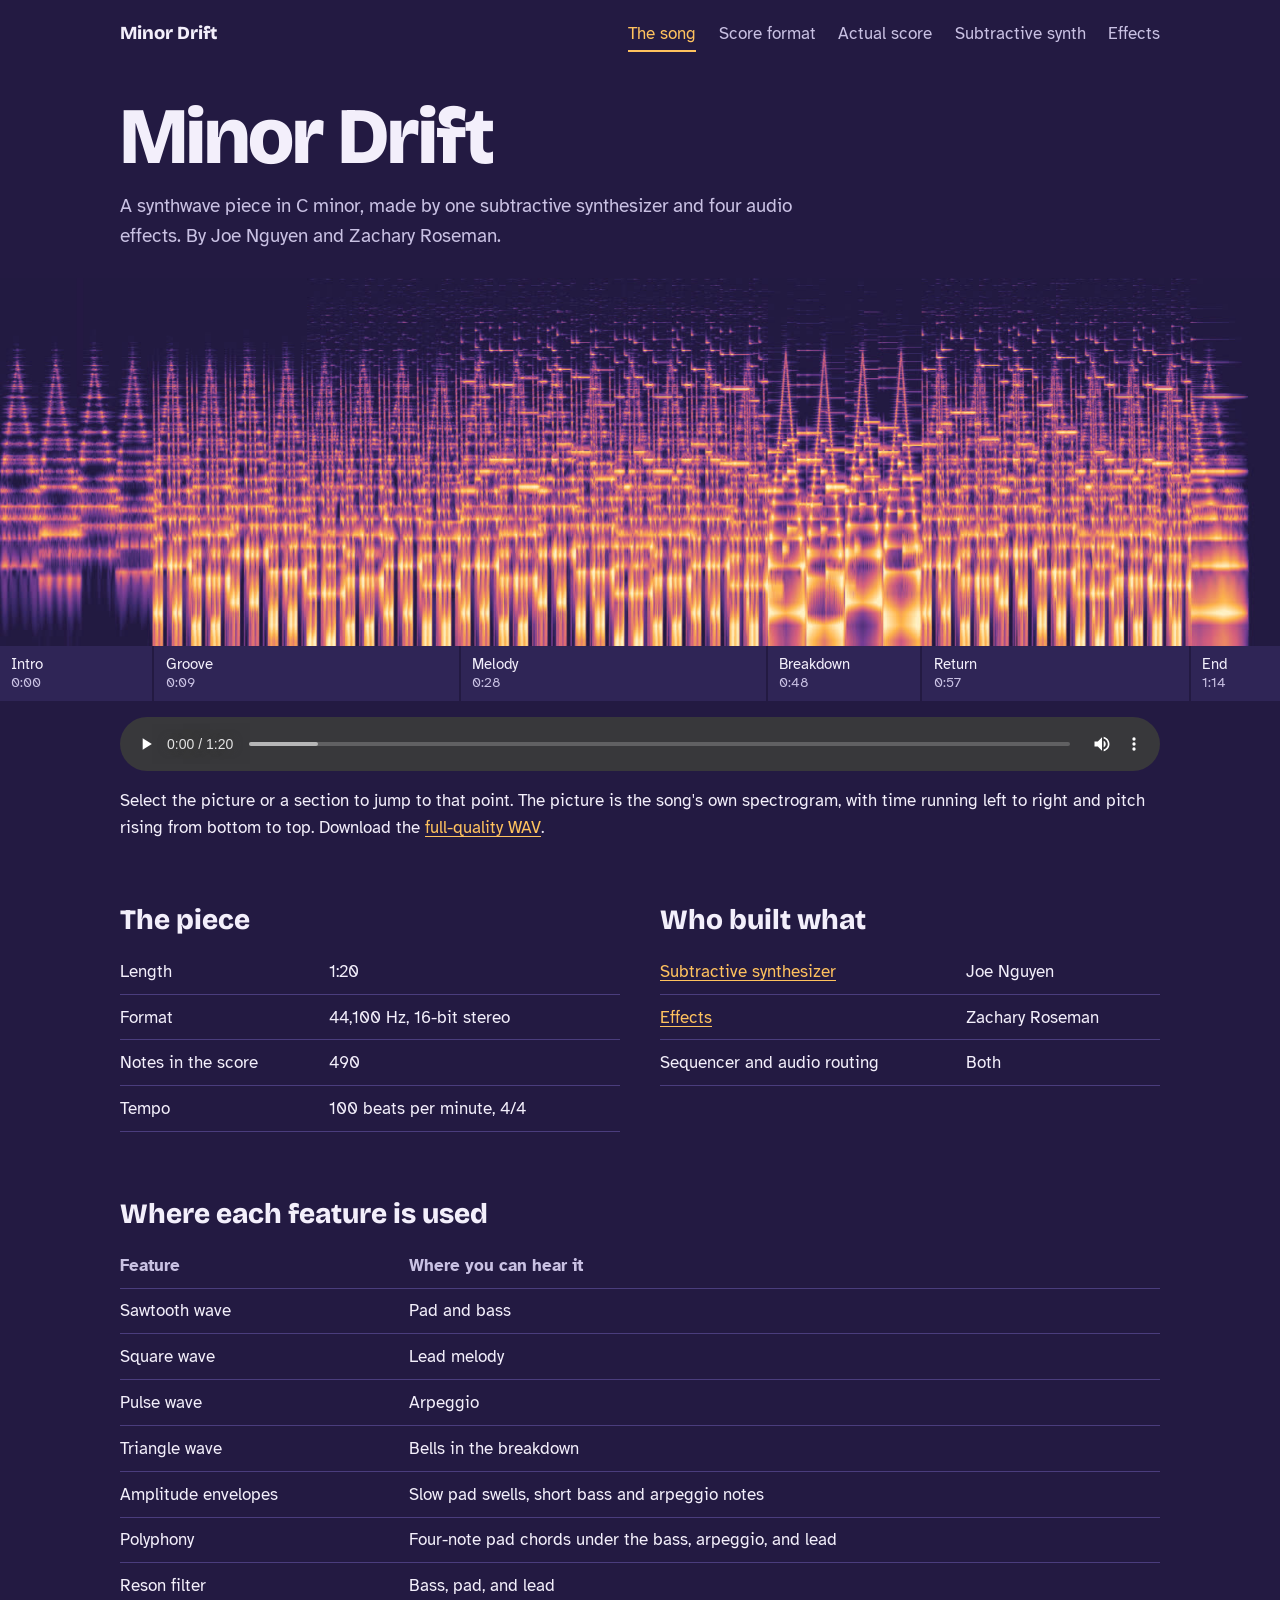
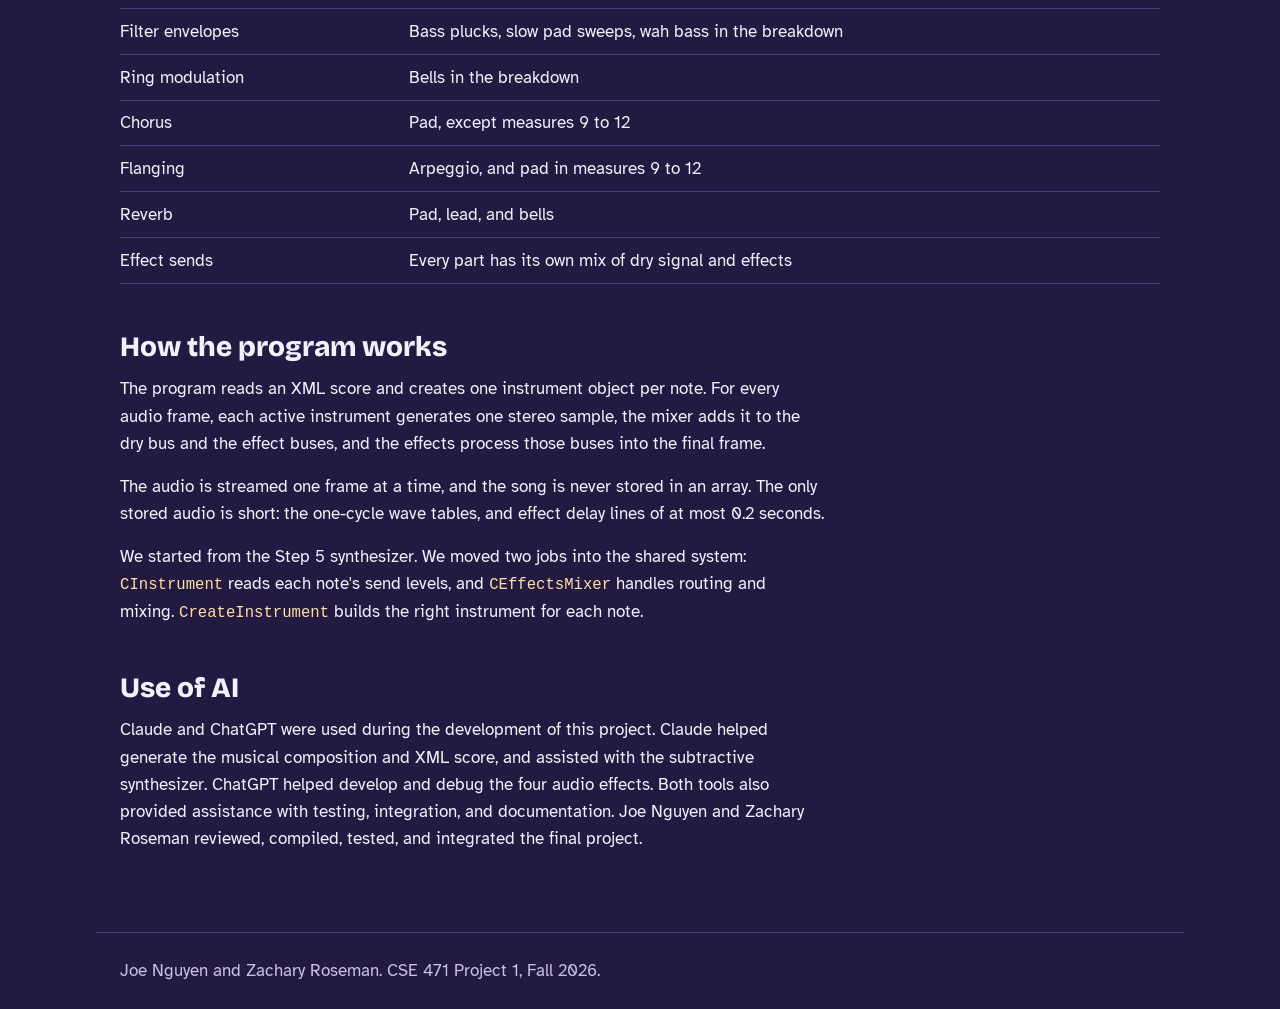
<file: index.html>
<!doctype html>
<html lang="en"><head><meta charset="utf-8"><meta name="viewport" content="width=device-width,initial-scale=1">
<title>Minor Drift</title><link rel="stylesheet" href="style.css"></head>
<body><nav aria-label="Pages"><a class="home" href="index.html">Minor Drift</a><a href="index.html" aria-current="page">The song</a><a href="score-format.html">Score format</a><a href="final-score.html">Actual score</a><a href="subtractive.html">Subtractive synth</a><a href="effects.html">Effects</a></nav>
<main><h1>Minor Drift</h1>
<p class="lede">A synthwave piece in C minor, made by one subtractive synthesizer and four audio effects. By Joe Nguyen and Zachary Roseman.</p>
<div class="song"><img src="spectrogram.jpg" id="spec" alt="Spectrogram of the whole song: the filter sweeps appear as bright peaks that rise and fall over time."><div class="head" id="head"></div></div>
<div class="parts" id="parts"><button type="button" data-t="0">Intro<span>0:00</span></button><button type="button" data-t="9.6">Groove<span>0:09</span></button><button type="button" data-t="28.8">Melody<span>0:28</span></button><button type="button" data-t="48">Breakdown<span>0:48</span></button><button type="button" data-t="57.6">Return<span>0:57</span></button><button type="button" data-t="74.4">End<span>1:14</span></button></div>
<audio id="player" controls preload="metadata" src="final_song.mp3" style="margin-top:1rem">Your browser can't play this audio. <a href="final_song.mp3">Download the MP3</a>.</audio>
<p>Select the picture or a section to jump to that point. The picture is the song's own spectrogram, with time running left to right and pitch rising from bottom to top. Download the <a href="final_song.wav">full-quality WAV</a>.</p>
<div class="cols"><div>
<h2>The piece</h2>
<div class="table narrow"><table><tbody><tr><td>Length</td><td>1:20</td></tr><tr><td>Format</td><td>44,100 Hz, 16-bit stereo</td></tr><tr><td>Notes in the score</td><td>490</td></tr><tr><td>Tempo</td><td>100 beats per minute, 4/4</td></tr></tbody></table></div>
</div><div>
<h2>Who built what</h2>
<div class="table narrow"><table><tbody><tr><td><a href="subtractive.html">Subtractive synthesizer</a></td><td>Joe Nguyen</td></tr><tr><td><a href="effects.html">Effects</a></td><td>Zachary Roseman</td></tr><tr><td>Sequencer and audio routing</td><td>Both</td></tr></tbody></table></div>
</div></div>
<h2>Where each feature is used</h2>
<div class="table"><table><thead><tr><th scope="col">Feature</th><th scope="col">Where you can hear it</th></tr></thead><tbody><tr><td>Sawtooth wave</td><td>Pad and bass</td></tr><tr><td>Square wave</td><td>Lead melody</td></tr><tr><td>Pulse wave</td><td>Arpeggio</td></tr><tr><td>Triangle wave</td><td>Bells in the breakdown</td></tr><tr><td>Amplitude envelopes</td><td>Slow pad swells, short bass and arpeggio notes</td></tr><tr><td>Polyphony</td><td>Four-note pad chords under the bass, arpeggio, and lead</td></tr><tr><td>Reson filter</td><td>Bass, pad, and lead</td></tr><tr><td>Filter envelopes</td><td>Bass plucks, slow pad sweeps, wah bass in the breakdown</td></tr><tr><td>Ring modulation</td><td>Bells in the breakdown</td></tr><tr><td>Chorus</td><td>Pad, except measures 9 to 12</td></tr><tr><td>Flanging</td><td>Arpeggio, and pad in measures 9 to 12</td></tr><tr><td>Reverb</td><td>Pad, lead, and bells</td></tr><tr><td>Effect sends</td><td>Every part has its own mix of dry signal and effects</td></tr></tbody></table></div>
<div class="prose">
<h2>How the program works</h2>
<p>The program reads an XML score and creates one instrument object per note. For every audio frame, each active instrument generates one stereo sample, the mixer adds it to the dry bus and the effect buses, and the effects process those buses into the final frame.</p>
<p>The audio is streamed one frame at a time, and the song is never stored in an array. The only stored audio is short: the one-cycle wave tables, and effect delay lines of at most 0.2 seconds.</p>
<p>We started from the Step 5 synthesizer. We moved two jobs into the shared system: <code>CInstrument</code> reads each note's send levels, and <code>CEffectsMixer</code> handles routing and mixing. <code>CreateInstrument</code> builds the right instrument for each note.</p>
<h2>Use of AI</h2>
<p>Claude and ChatGPT were used during the development of this project. Claude helped generate the musical composition and XML score, and assisted with the subtractive synthesizer. ChatGPT helped develop and debug the four audio effects. Both tools also provided assistance with testing, integration, and documentation. Joe Nguyen and Zachary Roseman reviewed, compiled, tested, and integrated the final project.</p>
</div></main>
<footer>Joe Nguyen and Zachary Roseman. CSE 471 Project 1, Fall 2026.</footer><script>
(function(){var a=document.getElementById('player'),h=document.getElementById('head'),i=document.getElementById('spec'),b=document.querySelectorAll('#parts button');
function go(t){a.currentTime=t;a.play().catch(function(){})}
b.forEach(function(x){x.addEventListener('click',function(){go(+x.dataset.t)})});
i.addEventListener('click',function(e){var r=i.getBoundingClientRect();if(a.duration)go((e.clientX-r.left)/r.width*a.duration)});
function up(){if(!a.duration)return;h.style.display='block';h.style.left=(a.currentTime/a.duration*100)+'%';var c=-1;b.forEach(function(x,n){if(a.currentTime>=+x.dataset.t)c=n});b.forEach(function(x,n){x.classList.toggle('on',n===c)})}
a.addEventListener('timeupdate',up);a.addEventListener('seeked',up);
})();
</script></body></html>
</file>
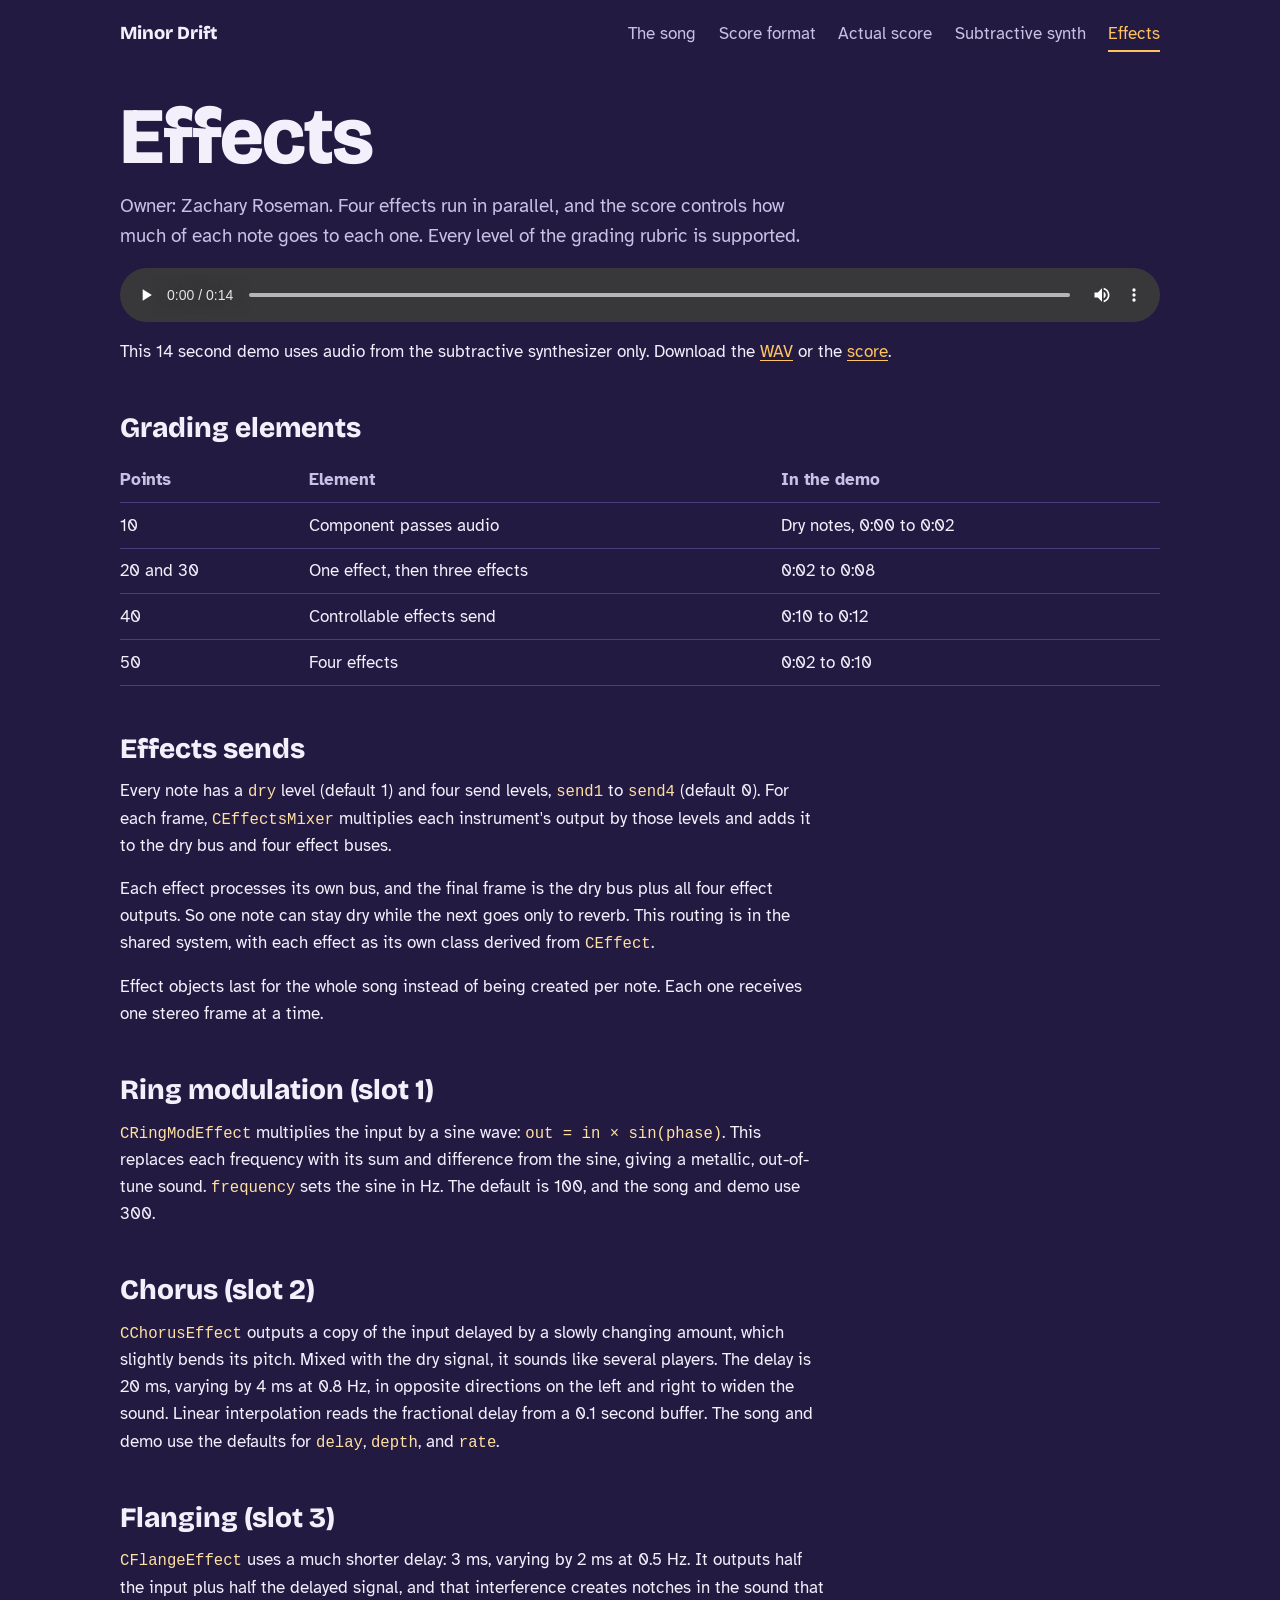
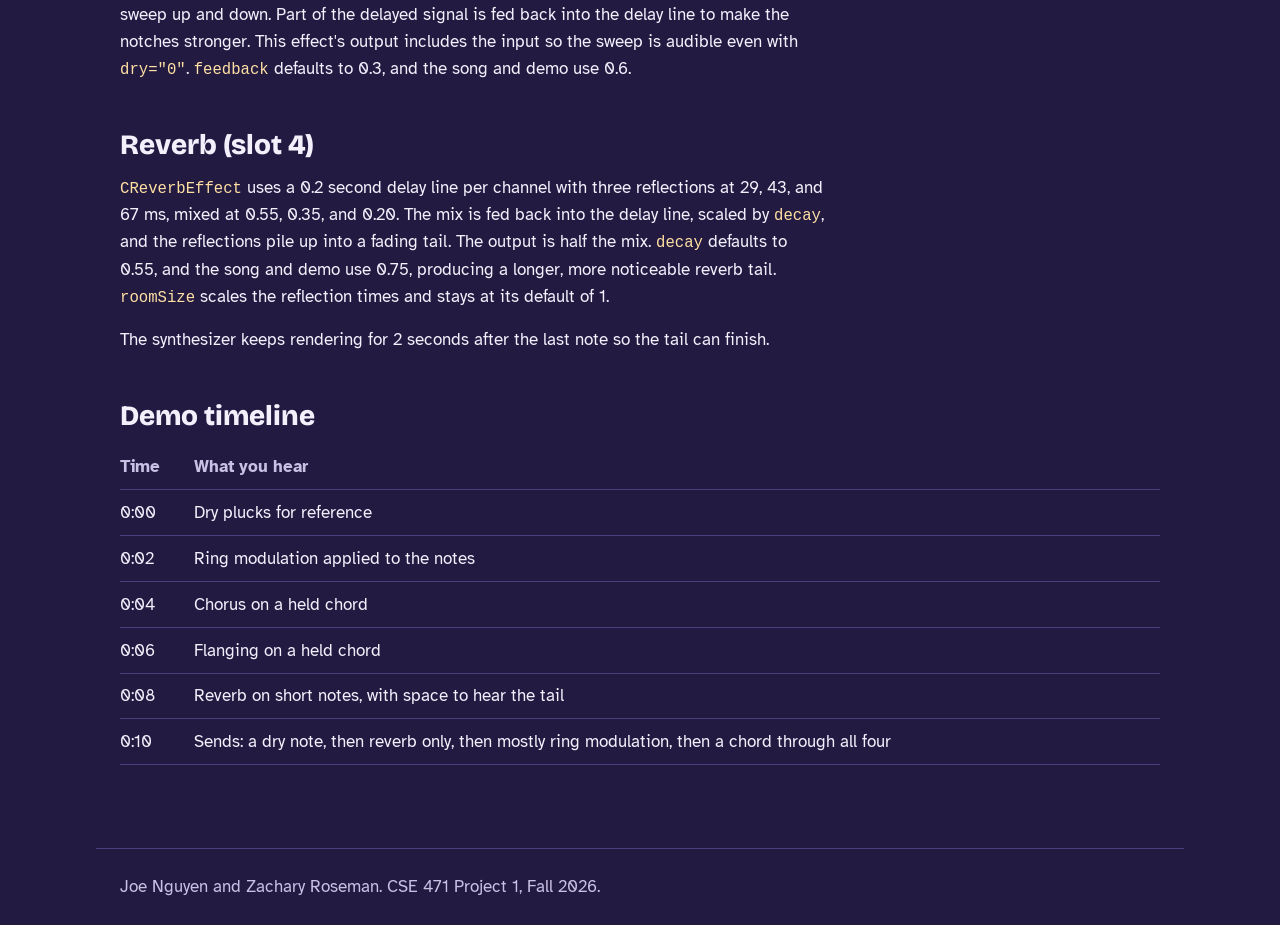
<file: effects.html>
<!doctype html>
<html lang="en"><head><meta charset="utf-8"><meta name="viewport" content="width=device-width,initial-scale=1">
<title>Effects</title><link rel="stylesheet" href="style.css"></head>
<body><nav aria-label="Pages"><a class="home" href="index.html">Minor Drift</a><a href="index.html">The song</a><a href="score-format.html">Score format</a><a href="final-score.html">Actual score</a><a href="subtractive.html">Subtractive synth</a><a href="effects.html" aria-current="page">Effects</a></nav>
<main><h1>Effects</h1>
<p class="lede">Owner: Zachary Roseman. Four effects run in parallel, and the score controls how much of each note goes to each one. Every level of the grading rubric is supported.</p>
<audio controls preload="metadata" src="effects_demo.mp3">Your browser can't play this audio. <a href="effects_demo.mp3">Download the MP3</a>.</audio>
<p>This 14 second demo uses audio from the subtractive synthesizer only. Download the <a href="effects_demo.wav">WAV</a> or the <a href="effects_demo.score" download>score</a>.</p>
<h2>Grading elements</h2>
<div class="table"><table><thead><tr><th scope="col">Points</th><th scope="col">Element</th><th scope="col">In the demo</th></tr></thead><tbody><tr><td>10</td><td>Component passes audio</td><td>Dry notes, 0:00 to 0:02</td></tr><tr><td>20 and 30</td><td>One effect, then three effects</td><td>0:02 to 0:08</td></tr><tr><td>40</td><td>Controllable effects send</td><td>0:10 to 0:12</td></tr><tr><td>50</td><td>Four effects</td><td>0:02 to 0:10</td></tr></tbody></table></div>
<div class="prose">
<h2>Effects sends</h2>
<p>Every note has a <code>dry</code> level (default 1) and four send levels, <code>send1</code> to <code>send4</code> (default 0). For each frame, <code>CEffectsMixer</code> multiplies each instrument's output by those levels and adds it to the dry bus and four effect buses.</p>
<p>Each effect processes its own bus, and the final frame is the dry bus plus all four effect outputs. So one note can stay dry while the next goes only to reverb. This routing is in the shared system, with each effect as its own class derived from <code>CEffect</code>.</p>
<p>Effect objects last for the whole song instead of being created per note. Each one receives one stereo frame at a time.</p>
<h2>Ring modulation (slot 1)</h2>
<p><code>CRingModEffect</code> multiplies the input by a sine wave: <code>out = in &times; sin(phase)</code>. This replaces each frequency with its sum and difference from the sine, giving a metallic, out-of-tune sound. <code>frequency</code> sets the sine in Hz. The default is 100, and the song and demo use 300.</p>
<h2>Chorus (slot 2)</h2>
<p><code>CChorusEffect</code> outputs a copy of the input delayed by a slowly changing amount, which slightly bends its pitch. Mixed with the dry signal, it sounds like several players. The delay is 20 ms, varying by 4 ms at 0.8 Hz, in opposite directions on the left and right to widen the sound. Linear interpolation reads the fractional delay from a 0.1 second buffer. The song and demo use the defaults for <code>delay</code>, <code>depth</code>, and <code>rate</code>.</p>
<h2>Flanging (slot 3)</h2>
<p><code>CFlangeEffect</code> uses a much shorter delay: 3 ms, varying by 2 ms at 0.5 Hz. It outputs half the input plus half the delayed signal, and that interference creates notches in the sound that sweep up and down. Part of the delayed signal is fed back into the delay line to make the notches stronger. This effect's output includes the input so the sweep is audible even with <code>dry="0"</code>. <code>feedback</code> defaults to 0.3, and the song and demo use 0.6.</p>
<h2>Reverb (slot 4)</h2>
<p><code>CReverbEffect</code> uses a 0.2 second delay line per channel with three reflections at 29, 43, and 67 ms, mixed at 0.55, 0.35, and 0.20. The mix is fed back into the delay line, scaled by <code>decay</code>, and the reflections pile up into a fading tail. The output is half the mix. <code>decay</code> defaults to 0.55, and the song and demo use 0.75, producing a longer, more noticeable reverb tail. <code>roomSize</code> scales the reflection times and stays at its default of 1.</p>
<p>The synthesizer keeps rendering for 2 seconds after the last note so the tail can finish.</p>
<h2>Demo timeline</h2>
</div>
<div class="table"><table><thead><tr><th scope="col">Time</th><th scope="col">What you hear</th></tr></thead><tbody><tr><td>0:00</td><td>Dry plucks for reference</td></tr><tr><td>0:02</td><td>Ring modulation applied to the notes</td></tr><tr><td>0:04</td><td>Chorus on a held chord</td></tr><tr><td>0:06</td><td>Flanging on a held chord</td></tr><tr><td>0:08</td><td>Reverb on short notes, with space to hear the tail</td></tr><tr><td>0:10</td><td>Sends: a dry note, then reverb only, then mostly ring modulation, then a chord through all four</td></tr></tbody></table></div></main>
<footer>Joe Nguyen and Zachary Roseman. CSE 471 Project 1, Fall 2026.</footer></body></html>
</file>
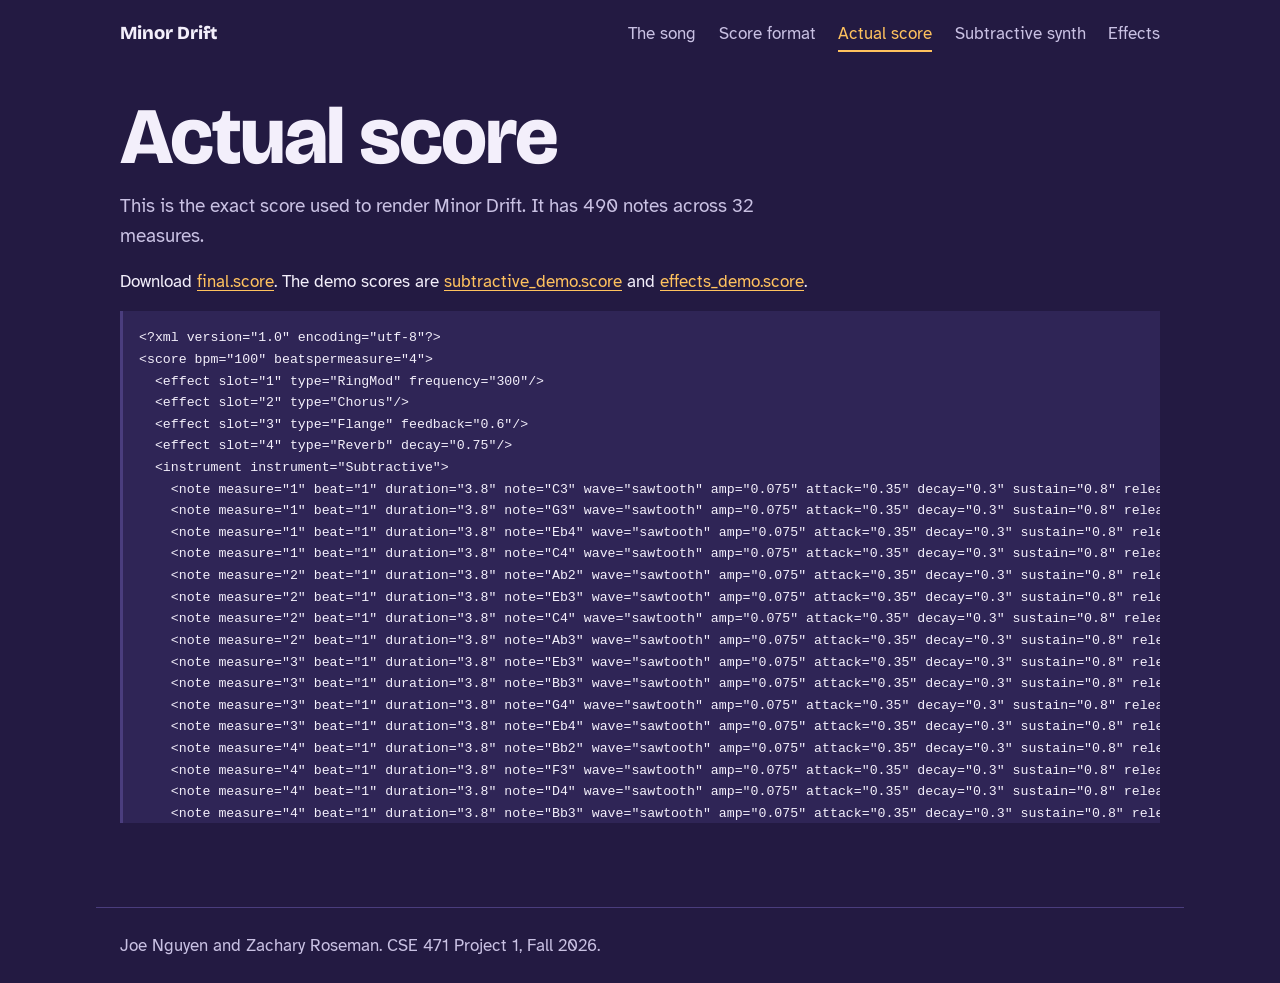
<file: final-score.html>
<!doctype html>
<html lang="en"><head><meta charset="utf-8"><meta name="viewport" content="width=device-width,initial-scale=1">
<title>Actual score</title><link rel="stylesheet" href="style.css"></head>
<body><nav aria-label="Pages"><a class="home" href="index.html">Minor Drift</a><a href="index.html">The song</a><a href="score-format.html">Score format</a><a href="final-score.html" aria-current="page">Actual score</a><a href="subtractive.html">Subtractive synth</a><a href="effects.html">Effects</a></nav>
<main><h1>Actual score</h1>
<p class="lede">This is the exact score used to render Minor Drift. It has 490 notes across 32 measures.</p>
<p>Download <a href="final.score" download>final.score</a>. The demo scores are <a href="subtractive_demo.score" download>subtractive_demo.score</a> and <a href="effects_demo.score" download>effects_demo.score</a>.</p>
<pre class="score" tabindex="0" aria-label="Full score"><code>&lt;?xml version=&quot;1.0&quot; encoding=&quot;utf-8&quot;?&gt;
&lt;score bpm=&quot;100&quot; beatspermeasure=&quot;4&quot;&gt;
  &lt;effect slot=&quot;1&quot; type=&quot;RingMod&quot; frequency=&quot;300&quot;/&gt;
  &lt;effect slot=&quot;2&quot; type=&quot;Chorus&quot;/&gt;
  &lt;effect slot=&quot;3&quot; type=&quot;Flange&quot; feedback=&quot;0.6&quot;/&gt;
  &lt;effect slot=&quot;4&quot; type=&quot;Reverb&quot; decay=&quot;0.75&quot;/&gt;
  &lt;instrument instrument=&quot;Subtractive&quot;&gt;
    &lt;note measure=&quot;1&quot; beat=&quot;1&quot; duration=&quot;3.8&quot; note=&quot;C3&quot; wave=&quot;sawtooth&quot; amp=&quot;0.075&quot; attack=&quot;0.35&quot; decay=&quot;0.3&quot; sustain=&quot;0.8&quot; release=&quot;0.5&quot; cutoff=&quot;350&quot; peak=&quot;2600&quot; bandwidth=&quot;150&quot; fattack=&quot;1.1&quot; fdecay=&quot;1.1&quot; fsustain=&quot;0.15&quot; frelease=&quot;0.3&quot; dry=&quot;0.7&quot; send2=&quot;0.7&quot; send4=&quot;0.5&quot;/&gt;
    &lt;note measure=&quot;1&quot; beat=&quot;1&quot; duration=&quot;3.8&quot; note=&quot;G3&quot; wave=&quot;sawtooth&quot; amp=&quot;0.075&quot; attack=&quot;0.35&quot; decay=&quot;0.3&quot; sustain=&quot;0.8&quot; release=&quot;0.5&quot; cutoff=&quot;350&quot; peak=&quot;2600&quot; bandwidth=&quot;150&quot; fattack=&quot;1.1&quot; fdecay=&quot;1.1&quot; fsustain=&quot;0.15&quot; frelease=&quot;0.3&quot; dry=&quot;0.7&quot; send2=&quot;0.7&quot; send4=&quot;0.5&quot;/&gt;
    &lt;note measure=&quot;1&quot; beat=&quot;1&quot; duration=&quot;3.8&quot; note=&quot;Eb4&quot; wave=&quot;sawtooth&quot; amp=&quot;0.075&quot; attack=&quot;0.35&quot; decay=&quot;0.3&quot; sustain=&quot;0.8&quot; release=&quot;0.5&quot; cutoff=&quot;350&quot; peak=&quot;2600&quot; bandwidth=&quot;150&quot; fattack=&quot;1.1&quot; fdecay=&quot;1.1&quot; fsustain=&quot;0.15&quot; frelease=&quot;0.3&quot; dry=&quot;0.7&quot; send2=&quot;0.7&quot; send4=&quot;0.5&quot;/&gt;
    &lt;note measure=&quot;1&quot; beat=&quot;1&quot; duration=&quot;3.8&quot; note=&quot;C4&quot; wave=&quot;sawtooth&quot; amp=&quot;0.075&quot; attack=&quot;0.35&quot; decay=&quot;0.3&quot; sustain=&quot;0.8&quot; release=&quot;0.5&quot; cutoff=&quot;350&quot; peak=&quot;2600&quot; bandwidth=&quot;150&quot; fattack=&quot;1.1&quot; fdecay=&quot;1.1&quot; fsustain=&quot;0.15&quot; frelease=&quot;0.3&quot; dry=&quot;0.7&quot; send2=&quot;0.7&quot; send4=&quot;0.5&quot;/&gt;
    &lt;note measure=&quot;2&quot; beat=&quot;1&quot; duration=&quot;3.8&quot; note=&quot;Ab2&quot; wave=&quot;sawtooth&quot; amp=&quot;0.075&quot; attack=&quot;0.35&quot; decay=&quot;0.3&quot; sustain=&quot;0.8&quot; release=&quot;0.5&quot; cutoff=&quot;350&quot; peak=&quot;2600&quot; bandwidth=&quot;150&quot; fattack=&quot;1.1&quot; fdecay=&quot;1.1&quot; fsustain=&quot;0.15&quot; frelease=&quot;0.3&quot; dry=&quot;0.7&quot; send2=&quot;0.7&quot; send4=&quot;0.5&quot;/&gt;
    &lt;note measure=&quot;2&quot; beat=&quot;1&quot; duration=&quot;3.8&quot; note=&quot;Eb3&quot; wave=&quot;sawtooth&quot; amp=&quot;0.075&quot; attack=&quot;0.35&quot; decay=&quot;0.3&quot; sustain=&quot;0.8&quot; release=&quot;0.5&quot; cutoff=&quot;350&quot; peak=&quot;2600&quot; bandwidth=&quot;150&quot; fattack=&quot;1.1&quot; fdecay=&quot;1.1&quot; fsustain=&quot;0.15&quot; frelease=&quot;0.3&quot; dry=&quot;0.7&quot; send2=&quot;0.7&quot; send4=&quot;0.5&quot;/&gt;
    &lt;note measure=&quot;2&quot; beat=&quot;1&quot; duration=&quot;3.8&quot; note=&quot;C4&quot; wave=&quot;sawtooth&quot; amp=&quot;0.075&quot; attack=&quot;0.35&quot; decay=&quot;0.3&quot; sustain=&quot;0.8&quot; release=&quot;0.5&quot; cutoff=&quot;350&quot; peak=&quot;2600&quot; bandwidth=&quot;150&quot; fattack=&quot;1.1&quot; fdecay=&quot;1.1&quot; fsustain=&quot;0.15&quot; frelease=&quot;0.3&quot; dry=&quot;0.7&quot; send2=&quot;0.7&quot; send4=&quot;0.5&quot;/&gt;
    &lt;note measure=&quot;2&quot; beat=&quot;1&quot; duration=&quot;3.8&quot; note=&quot;Ab3&quot; wave=&quot;sawtooth&quot; amp=&quot;0.075&quot; attack=&quot;0.35&quot; decay=&quot;0.3&quot; sustain=&quot;0.8&quot; release=&quot;0.5&quot; cutoff=&quot;350&quot; peak=&quot;2600&quot; bandwidth=&quot;150&quot; fattack=&quot;1.1&quot; fdecay=&quot;1.1&quot; fsustain=&quot;0.15&quot; frelease=&quot;0.3&quot; dry=&quot;0.7&quot; send2=&quot;0.7&quot; send4=&quot;0.5&quot;/&gt;
    &lt;note measure=&quot;3&quot; beat=&quot;1&quot; duration=&quot;3.8&quot; note=&quot;Eb3&quot; wave=&quot;sawtooth&quot; amp=&quot;0.075&quot; attack=&quot;0.35&quot; decay=&quot;0.3&quot; sustain=&quot;0.8&quot; release=&quot;0.5&quot; cutoff=&quot;350&quot; peak=&quot;2600&quot; bandwidth=&quot;150&quot; fattack=&quot;1.1&quot; fdecay=&quot;1.1&quot; fsustain=&quot;0.15&quot; frelease=&quot;0.3&quot; dry=&quot;0.7&quot; send2=&quot;0.7&quot; send4=&quot;0.5&quot;/&gt;
    &lt;note measure=&quot;3&quot; beat=&quot;1&quot; duration=&quot;3.8&quot; note=&quot;Bb3&quot; wave=&quot;sawtooth&quot; amp=&quot;0.075&quot; attack=&quot;0.35&quot; decay=&quot;0.3&quot; sustain=&quot;0.8&quot; release=&quot;0.5&quot; cutoff=&quot;350&quot; peak=&quot;2600&quot; bandwidth=&quot;150&quot; fattack=&quot;1.1&quot; fdecay=&quot;1.1&quot; fsustain=&quot;0.15&quot; frelease=&quot;0.3&quot; dry=&quot;0.7&quot; send2=&quot;0.7&quot; send4=&quot;0.5&quot;/&gt;
    &lt;note measure=&quot;3&quot; beat=&quot;1&quot; duration=&quot;3.8&quot; note=&quot;G4&quot; wave=&quot;sawtooth&quot; amp=&quot;0.075&quot; attack=&quot;0.35&quot; decay=&quot;0.3&quot; sustain=&quot;0.8&quot; release=&quot;0.5&quot; cutoff=&quot;350&quot; peak=&quot;2600&quot; bandwidth=&quot;150&quot; fattack=&quot;1.1&quot; fdecay=&quot;1.1&quot; fsustain=&quot;0.15&quot; frelease=&quot;0.3&quot; dry=&quot;0.7&quot; send2=&quot;0.7&quot; send4=&quot;0.5&quot;/&gt;
    &lt;note measure=&quot;3&quot; beat=&quot;1&quot; duration=&quot;3.8&quot; note=&quot;Eb4&quot; wave=&quot;sawtooth&quot; amp=&quot;0.075&quot; attack=&quot;0.35&quot; decay=&quot;0.3&quot; sustain=&quot;0.8&quot; release=&quot;0.5&quot; cutoff=&quot;350&quot; peak=&quot;2600&quot; bandwidth=&quot;150&quot; fattack=&quot;1.1&quot; fdecay=&quot;1.1&quot; fsustain=&quot;0.15&quot; frelease=&quot;0.3&quot; dry=&quot;0.7&quot; send2=&quot;0.7&quot; send4=&quot;0.5&quot;/&gt;
    &lt;note measure=&quot;4&quot; beat=&quot;1&quot; duration=&quot;3.8&quot; note=&quot;Bb2&quot; wave=&quot;sawtooth&quot; amp=&quot;0.075&quot; attack=&quot;0.35&quot; decay=&quot;0.3&quot; sustain=&quot;0.8&quot; release=&quot;0.5&quot; cutoff=&quot;350&quot; peak=&quot;2600&quot; bandwidth=&quot;150&quot; fattack=&quot;1.1&quot; fdecay=&quot;1.1&quot; fsustain=&quot;0.15&quot; frelease=&quot;0.3&quot; dry=&quot;0.7&quot; send2=&quot;0.7&quot; send4=&quot;0.5&quot;/&gt;
    &lt;note measure=&quot;4&quot; beat=&quot;1&quot; duration=&quot;3.8&quot; note=&quot;F3&quot; wave=&quot;sawtooth&quot; amp=&quot;0.075&quot; attack=&quot;0.35&quot; decay=&quot;0.3&quot; sustain=&quot;0.8&quot; release=&quot;0.5&quot; cutoff=&quot;350&quot; peak=&quot;2600&quot; bandwidth=&quot;150&quot; fattack=&quot;1.1&quot; fdecay=&quot;1.1&quot; fsustain=&quot;0.15&quot; frelease=&quot;0.3&quot; dry=&quot;0.7&quot; send2=&quot;0.7&quot; send4=&quot;0.5&quot;/&gt;
    &lt;note measure=&quot;4&quot; beat=&quot;1&quot; duration=&quot;3.8&quot; note=&quot;D4&quot; wave=&quot;sawtooth&quot; amp=&quot;0.075&quot; attack=&quot;0.35&quot; decay=&quot;0.3&quot; sustain=&quot;0.8&quot; release=&quot;0.5&quot; cutoff=&quot;350&quot; peak=&quot;2600&quot; bandwidth=&quot;150&quot; fattack=&quot;1.1&quot; fdecay=&quot;1.1&quot; fsustain=&quot;0.15&quot; frelease=&quot;0.3&quot; dry=&quot;0.7&quot; send2=&quot;0.7&quot; send4=&quot;0.5&quot;/&gt;
    &lt;note measure=&quot;4&quot; beat=&quot;1&quot; duration=&quot;3.8&quot; note=&quot;Bb3&quot; wave=&quot;sawtooth&quot; amp=&quot;0.075&quot; attack=&quot;0.35&quot; decay=&quot;0.3&quot; sustain=&quot;0.8&quot; release=&quot;0.5&quot; cutoff=&quot;350&quot; peak=&quot;2600&quot; bandwidth=&quot;150&quot; fattack=&quot;1.1&quot; fdecay=&quot;1.1&quot; fsustain=&quot;0.15&quot; frelease=&quot;0.3&quot; dry=&quot;0.7&quot; send2=&quot;0.7&quot; send4=&quot;0.5&quot;/&gt;
    &lt;note measure=&quot;5&quot; beat=&quot;1&quot; duration=&quot;3.8&quot; note=&quot;C3&quot; wave=&quot;sawtooth&quot; amp=&quot;0.075&quot; attack=&quot;0.35&quot; decay=&quot;0.3&quot; sustain=&quot;0.8&quot; release=&quot;0.5&quot; cutoff=&quot;350&quot; peak=&quot;2600&quot; bandwidth=&quot;150&quot; fattack=&quot;1.1&quot; fdecay=&quot;1.1&quot; fsustain=&quot;0.15&quot; frelease=&quot;0.3&quot; dry=&quot;0.7&quot; send2=&quot;0.7&quot; send4=&quot;0.5&quot;/&gt;
    &lt;note measure=&quot;5&quot; beat=&quot;1&quot; duration=&quot;3.8&quot; note=&quot;G3&quot; wave=&quot;sawtooth&quot; amp=&quot;0.075&quot; attack=&quot;0.35&quot; decay=&quot;0.3&quot; sustain=&quot;0.8&quot; release=&quot;0.5&quot; cutoff=&quot;350&quot; peak=&quot;2600&quot; bandwidth=&quot;150&quot; fattack=&quot;1.1&quot; fdecay=&quot;1.1&quot; fsustain=&quot;0.15&quot; frelease=&quot;0.3&quot; dry=&quot;0.7&quot; send2=&quot;0.7&quot; send4=&quot;0.5&quot;/&gt;
    &lt;note measure=&quot;5&quot; beat=&quot;1&quot; duration=&quot;3.8&quot; note=&quot;Eb4&quot; wave=&quot;sawtooth&quot; amp=&quot;0.075&quot; attack=&quot;0.35&quot; decay=&quot;0.3&quot; sustain=&quot;0.8&quot; release=&quot;0.5&quot; cutoff=&quot;350&quot; peak=&quot;2600&quot; bandwidth=&quot;150&quot; fattack=&quot;1.1&quot; fdecay=&quot;1.1&quot; fsustain=&quot;0.15&quot; frelease=&quot;0.3&quot; dry=&quot;0.7&quot; send2=&quot;0.7&quot; send4=&quot;0.5&quot;/&gt;
    &lt;note measure=&quot;5&quot; beat=&quot;1&quot; duration=&quot;3.8&quot; note=&quot;C4&quot; wave=&quot;sawtooth&quot; amp=&quot;0.075&quot; attack=&quot;0.35&quot; decay=&quot;0.3&quot; sustain=&quot;0.8&quot; release=&quot;0.5&quot; cutoff=&quot;350&quot; peak=&quot;2600&quot; bandwidth=&quot;150&quot; fattack=&quot;1.1&quot; fdecay=&quot;1.1&quot; fsustain=&quot;0.15&quot; frelease=&quot;0.3&quot; dry=&quot;0.7&quot; send2=&quot;0.7&quot; send4=&quot;0.5&quot;/&gt;
    &lt;note measure=&quot;5&quot; beat=&quot;1&quot; duration=&quot;0.42&quot; note=&quot;C2&quot; wave=&quot;sawtooth&quot; amp=&quot;0.42&quot; attack=&quot;0.003&quot; decay=&quot;0.08&quot; sustain=&quot;0.75&quot; release=&quot;0.04&quot; cutoff=&quot;130&quot; peak=&quot;2200&quot; bandwidth=&quot;90&quot; fattack=&quot;0.005&quot; fdecay=&quot;0.2&quot; fsustain=&quot;0.05&quot; frelease=&quot;0.04&quot;/&gt;
    &lt;note measure=&quot;5&quot; beat=&quot;1.5&quot; duration=&quot;0.42&quot; note=&quot;C2&quot; wave=&quot;sawtooth&quot; amp=&quot;0.42&quot; attack=&quot;0.003&quot; decay=&quot;0.08&quot; sustain=&quot;0.75&quot; release=&quot;0.04&quot; cutoff=&quot;130&quot; peak=&quot;2200&quot; bandwidth=&quot;90&quot; fattack=&quot;0.005&quot; fdecay=&quot;0.2&quot; fsustain=&quot;0.05&quot; frelease=&quot;0.04&quot;/&gt;
    &lt;note measure=&quot;5&quot; beat=&quot;2.5&quot; duration=&quot;0.42&quot; note=&quot;C3&quot; wave=&quot;sawtooth&quot; amp=&quot;0.42&quot; attack=&quot;0.003&quot; decay=&quot;0.08&quot; sustain=&quot;0.75&quot; release=&quot;0.04&quot; cutoff=&quot;130&quot; peak=&quot;2200&quot; bandwidth=&quot;90&quot; fattack=&quot;0.005&quot; fdecay=&quot;0.2&quot; fsustain=&quot;0.05&quot; frelease=&quot;0.04&quot;/&gt;
    &lt;note measure=&quot;5&quot; beat=&quot;3&quot; duration=&quot;0.42&quot; note=&quot;C2&quot; wave=&quot;sawtooth&quot; amp=&quot;0.42&quot; attack=&quot;0.003&quot; decay=&quot;0.08&quot; sustain=&quot;0.75&quot; release=&quot;0.04&quot; cutoff=&quot;130&quot; peak=&quot;2200&quot; bandwidth=&quot;90&quot; fattack=&quot;0.005&quot; fdecay=&quot;0.2&quot; fsustain=&quot;0.05&quot; frelease=&quot;0.04&quot;/&gt;
    &lt;note measure=&quot;5&quot; beat=&quot;3.5&quot; duration=&quot;0.42&quot; note=&quot;C2&quot; wave=&quot;sawtooth&quot; amp=&quot;0.42&quot; attack=&quot;0.003&quot; decay=&quot;0.08&quot; sustain=&quot;0.75&quot; release=&quot;0.04&quot; cutoff=&quot;130&quot; peak=&quot;2200&quot; bandwidth=&quot;90&quot; fattack=&quot;0.005&quot; fdecay=&quot;0.2&quot; fsustain=&quot;0.05&quot; frelease=&quot;0.04&quot;/&gt;
    &lt;note measure=&quot;5&quot; beat=&quot;4.5&quot; duration=&quot;0.42&quot; note=&quot;C3&quot; wave=&quot;sawtooth&quot; amp=&quot;0.42&quot; attack=&quot;0.003&quot; decay=&quot;0.08&quot; sustain=&quot;0.75&quot; release=&quot;0.04&quot; cutoff=&quot;130&quot; peak=&quot;2200&quot; bandwidth=&quot;90&quot; fattack=&quot;0.005&quot; fdecay=&quot;0.2&quot; fsustain=&quot;0.05&quot; frelease=&quot;0.04&quot;/&gt;
    &lt;note measure=&quot;6&quot; beat=&quot;1&quot; duration=&quot;3.8&quot; note=&quot;Ab2&quot; wave=&quot;sawtooth&quot; amp=&quot;0.075&quot; attack=&quot;0.35&quot; decay=&quot;0.3&quot; sustain=&quot;0.8&quot; release=&quot;0.5&quot; cutoff=&quot;350&quot; peak=&quot;2600&quot; bandwidth=&quot;150&quot; fattack=&quot;1.1&quot; fdecay=&quot;1.1&quot; fsustain=&quot;0.15&quot; frelease=&quot;0.3&quot; dry=&quot;0.7&quot; send2=&quot;0.7&quot; send4=&quot;0.5&quot;/&gt;
    &lt;note measure=&quot;6&quot; beat=&quot;1&quot; duration=&quot;3.8&quot; note=&quot;Eb3&quot; wave=&quot;sawtooth&quot; amp=&quot;0.075&quot; attack=&quot;0.35&quot; decay=&quot;0.3&quot; sustain=&quot;0.8&quot; release=&quot;0.5&quot; cutoff=&quot;350&quot; peak=&quot;2600&quot; bandwidth=&quot;150&quot; fattack=&quot;1.1&quot; fdecay=&quot;1.1&quot; fsustain=&quot;0.15&quot; frelease=&quot;0.3&quot; dry=&quot;0.7&quot; send2=&quot;0.7&quot; send4=&quot;0.5&quot;/&gt;
    &lt;note measure=&quot;6&quot; beat=&quot;1&quot; duration=&quot;3.8&quot; note=&quot;C4&quot; wave=&quot;sawtooth&quot; amp=&quot;0.075&quot; attack=&quot;0.35&quot; decay=&quot;0.3&quot; sustain=&quot;0.8&quot; release=&quot;0.5&quot; cutoff=&quot;350&quot; peak=&quot;2600&quot; bandwidth=&quot;150&quot; fattack=&quot;1.1&quot; fdecay=&quot;1.1&quot; fsustain=&quot;0.15&quot; frelease=&quot;0.3&quot; dry=&quot;0.7&quot; send2=&quot;0.7&quot; send4=&quot;0.5&quot;/&gt;
    &lt;note measure=&quot;6&quot; beat=&quot;1&quot; duration=&quot;3.8&quot; note=&quot;Ab3&quot; wave=&quot;sawtooth&quot; amp=&quot;0.075&quot; attack=&quot;0.35&quot; decay=&quot;0.3&quot; sustain=&quot;0.8&quot; release=&quot;0.5&quot; cutoff=&quot;350&quot; peak=&quot;2600&quot; bandwidth=&quot;150&quot; fattack=&quot;1.1&quot; fdecay=&quot;1.1&quot; fsustain=&quot;0.15&quot; frelease=&quot;0.3&quot; dry=&quot;0.7&quot; send2=&quot;0.7&quot; send4=&quot;0.5&quot;/&gt;
    &lt;note measure=&quot;6&quot; beat=&quot;1&quot; duration=&quot;0.42&quot; note=&quot;Ab1&quot; wave=&quot;sawtooth&quot; amp=&quot;0.42&quot; attack=&quot;0.003&quot; decay=&quot;0.08&quot; sustain=&quot;0.75&quot; release=&quot;0.04&quot; cutoff=&quot;130&quot; peak=&quot;2200&quot; bandwidth=&quot;90&quot; fattack=&quot;0.005&quot; fdecay=&quot;0.2&quot; fsustain=&quot;0.05&quot; frelease=&quot;0.04&quot;/&gt;
    &lt;note measure=&quot;6&quot; beat=&quot;1.5&quot; duration=&quot;0.42&quot; note=&quot;Ab1&quot; wave=&quot;sawtooth&quot; amp=&quot;0.42&quot; attack=&quot;0.003&quot; decay=&quot;0.08&quot; sustain=&quot;0.75&quot; release=&quot;0.04&quot; cutoff=&quot;130&quot; peak=&quot;2200&quot; bandwidth=&quot;90&quot; fattack=&quot;0.005&quot; fdecay=&quot;0.2&quot; fsustain=&quot;0.05&quot; frelease=&quot;0.04&quot;/&gt;
    &lt;note measure=&quot;6&quot; beat=&quot;2.5&quot; duration=&quot;0.42&quot; note=&quot;Ab2&quot; wave=&quot;sawtooth&quot; amp=&quot;0.42&quot; attack=&quot;0.003&quot; decay=&quot;0.08&quot; sustain=&quot;0.75&quot; release=&quot;0.04&quot; cutoff=&quot;130&quot; peak=&quot;2200&quot; bandwidth=&quot;90&quot; fattack=&quot;0.005&quot; fdecay=&quot;0.2&quot; fsustain=&quot;0.05&quot; frelease=&quot;0.04&quot;/&gt;
    &lt;note measure=&quot;6&quot; beat=&quot;3&quot; duration=&quot;0.42&quot; note=&quot;Ab1&quot; wave=&quot;sawtooth&quot; amp=&quot;0.42&quot; attack=&quot;0.003&quot; decay=&quot;0.08&quot; sustain=&quot;0.75&quot; release=&quot;0.04&quot; cutoff=&quot;130&quot; peak=&quot;2200&quot; bandwidth=&quot;90&quot; fattack=&quot;0.005&quot; fdecay=&quot;0.2&quot; fsustain=&quot;0.05&quot; frelease=&quot;0.04&quot;/&gt;
    &lt;note measure=&quot;6&quot; beat=&quot;3.5&quot; duration=&quot;0.42&quot; note=&quot;Ab1&quot; wave=&quot;sawtooth&quot; amp=&quot;0.42&quot; attack=&quot;0.003&quot; decay=&quot;0.08&quot; sustain=&quot;0.75&quot; release=&quot;0.04&quot; cutoff=&quot;130&quot; peak=&quot;2200&quot; bandwidth=&quot;90&quot; fattack=&quot;0.005&quot; fdecay=&quot;0.2&quot; fsustain=&quot;0.05&quot; frelease=&quot;0.04&quot;/&gt;
    &lt;note measure=&quot;6&quot; beat=&quot;4.5&quot; duration=&quot;0.42&quot; note=&quot;Ab2&quot; wave=&quot;sawtooth&quot; amp=&quot;0.42&quot; attack=&quot;0.003&quot; decay=&quot;0.08&quot; sustain=&quot;0.75&quot; release=&quot;0.04&quot; cutoff=&quot;130&quot; peak=&quot;2200&quot; bandwidth=&quot;90&quot; fattack=&quot;0.005&quot; fdecay=&quot;0.2&quot; fsustain=&quot;0.05&quot; frelease=&quot;0.04&quot;/&gt;
    &lt;note measure=&quot;7&quot; beat=&quot;1&quot; duration=&quot;3.8&quot; note=&quot;Eb3&quot; wave=&quot;sawtooth&quot; amp=&quot;0.075&quot; attack=&quot;0.35&quot; decay=&quot;0.3&quot; sustain=&quot;0.8&quot; release=&quot;0.5&quot; cutoff=&quot;350&quot; peak=&quot;2600&quot; bandwidth=&quot;150&quot; fattack=&quot;1.1&quot; fdecay=&quot;1.1&quot; fsustain=&quot;0.15&quot; frelease=&quot;0.3&quot; dry=&quot;0.7&quot; send2=&quot;0.7&quot; send4=&quot;0.5&quot;/&gt;
    &lt;note measure=&quot;7&quot; beat=&quot;1&quot; duration=&quot;3.8&quot; note=&quot;Bb3&quot; wave=&quot;sawtooth&quot; amp=&quot;0.075&quot; attack=&quot;0.35&quot; decay=&quot;0.3&quot; sustain=&quot;0.8&quot; release=&quot;0.5&quot; cutoff=&quot;350&quot; peak=&quot;2600&quot; bandwidth=&quot;150&quot; fattack=&quot;1.1&quot; fdecay=&quot;1.1&quot; fsustain=&quot;0.15&quot; frelease=&quot;0.3&quot; dry=&quot;0.7&quot; send2=&quot;0.7&quot; send4=&quot;0.5&quot;/&gt;
    &lt;note measure=&quot;7&quot; beat=&quot;1&quot; duration=&quot;3.8&quot; note=&quot;G4&quot; wave=&quot;sawtooth&quot; amp=&quot;0.075&quot; attack=&quot;0.35&quot; decay=&quot;0.3&quot; sustain=&quot;0.8&quot; release=&quot;0.5&quot; cutoff=&quot;350&quot; peak=&quot;2600&quot; bandwidth=&quot;150&quot; fattack=&quot;1.1&quot; fdecay=&quot;1.1&quot; fsustain=&quot;0.15&quot; frelease=&quot;0.3&quot; dry=&quot;0.7&quot; send2=&quot;0.7&quot; send4=&quot;0.5&quot;/&gt;
    &lt;note measure=&quot;7&quot; beat=&quot;1&quot; duration=&quot;3.8&quot; note=&quot;Eb4&quot; wave=&quot;sawtooth&quot; amp=&quot;0.075&quot; attack=&quot;0.35&quot; decay=&quot;0.3&quot; sustain=&quot;0.8&quot; release=&quot;0.5&quot; cutoff=&quot;350&quot; peak=&quot;2600&quot; bandwidth=&quot;150&quot; fattack=&quot;1.1&quot; fdecay=&quot;1.1&quot; fsustain=&quot;0.15&quot; frelease=&quot;0.3&quot; dry=&quot;0.7&quot; send2=&quot;0.7&quot; send4=&quot;0.5&quot;/&gt;
    &lt;note measure=&quot;7&quot; beat=&quot;1&quot; duration=&quot;0.42&quot; note=&quot;Eb2&quot; wave=&quot;sawtooth&quot; amp=&quot;0.42&quot; attack=&quot;0.003&quot; decay=&quot;0.08&quot; sustain=&quot;0.75&quot; release=&quot;0.04&quot; cutoff=&quot;130&quot; peak=&quot;2200&quot; bandwidth=&quot;90&quot; fattack=&quot;0.005&quot; fdecay=&quot;0.2&quot; fsustain=&quot;0.05&quot; frelease=&quot;0.04&quot;/&gt;
    &lt;note measure=&quot;7&quot; beat=&quot;1.5&quot; duration=&quot;0.42&quot; note=&quot;Eb2&quot; wave=&quot;sawtooth&quot; amp=&quot;0.42&quot; attack=&quot;0.003&quot; decay=&quot;0.08&quot; sustain=&quot;0.75&quot; release=&quot;0.04&quot; cutoff=&quot;130&quot; peak=&quot;2200&quot; bandwidth=&quot;90&quot; fattack=&quot;0.005&quot; fdecay=&quot;0.2&quot; fsustain=&quot;0.05&quot; frelease=&quot;0.04&quot;/&gt;
    &lt;note measure=&quot;7&quot; beat=&quot;2.5&quot; duration=&quot;0.42&quot; note=&quot;Eb3&quot; wave=&quot;sawtooth&quot; amp=&quot;0.42&quot; attack=&quot;0.003&quot; decay=&quot;0.08&quot; sustain=&quot;0.75&quot; release=&quot;0.04&quot; cutoff=&quot;130&quot; peak=&quot;2200&quot; bandwidth=&quot;90&quot; fattack=&quot;0.005&quot; fdecay=&quot;0.2&quot; fsustain=&quot;0.05&quot; frelease=&quot;0.04&quot;/&gt;
    &lt;note measure=&quot;7&quot; beat=&quot;3&quot; duration=&quot;0.42&quot; note=&quot;Eb2&quot; wave=&quot;sawtooth&quot; amp=&quot;0.42&quot; attack=&quot;0.003&quot; decay=&quot;0.08&quot; sustain=&quot;0.75&quot; release=&quot;0.04&quot; cutoff=&quot;130&quot; peak=&quot;2200&quot; bandwidth=&quot;90&quot; fattack=&quot;0.005&quot; fdecay=&quot;0.2&quot; fsustain=&quot;0.05&quot; frelease=&quot;0.04&quot;/&gt;
    &lt;note measure=&quot;7&quot; beat=&quot;3.5&quot; duration=&quot;0.42&quot; note=&quot;Eb2&quot; wave=&quot;sawtooth&quot; amp=&quot;0.42&quot; attack=&quot;0.003&quot; decay=&quot;0.08&quot; sustain=&quot;0.75&quot; release=&quot;0.04&quot; cutoff=&quot;130&quot; peak=&quot;2200&quot; bandwidth=&quot;90&quot; fattack=&quot;0.005&quot; fdecay=&quot;0.2&quot; fsustain=&quot;0.05&quot; frelease=&quot;0.04&quot;/&gt;
    &lt;note measure=&quot;7&quot; beat=&quot;4.5&quot; duration=&quot;0.42&quot; note=&quot;Eb3&quot; wave=&quot;sawtooth&quot; amp=&quot;0.42&quot; attack=&quot;0.003&quot; decay=&quot;0.08&quot; sustain=&quot;0.75&quot; release=&quot;0.04&quot; cutoff=&quot;130&quot; peak=&quot;2200&quot; bandwidth=&quot;90&quot; fattack=&quot;0.005&quot; fdecay=&quot;0.2&quot; fsustain=&quot;0.05&quot; frelease=&quot;0.04&quot;/&gt;
    &lt;note measure=&quot;8&quot; beat=&quot;1&quot; duration=&quot;3.8&quot; note=&quot;Bb2&quot; wave=&quot;sawtooth&quot; amp=&quot;0.075&quot; attack=&quot;0.35&quot; decay=&quot;0.3&quot; sustain=&quot;0.8&quot; release=&quot;0.5&quot; cutoff=&quot;350&quot; peak=&quot;2600&quot; bandwidth=&quot;150&quot; fattack=&quot;1.1&quot; fdecay=&quot;1.1&quot; fsustain=&quot;0.15&quot; frelease=&quot;0.3&quot; dry=&quot;0.7&quot; send2=&quot;0.7&quot; send4=&quot;0.5&quot;/&gt;
    &lt;note measure=&quot;8&quot; beat=&quot;1&quot; duration=&quot;3.8&quot; note=&quot;F3&quot; wave=&quot;sawtooth&quot; amp=&quot;0.075&quot; attack=&quot;0.35&quot; decay=&quot;0.3&quot; sustain=&quot;0.8&quot; release=&quot;0.5&quot; cutoff=&quot;350&quot; peak=&quot;2600&quot; bandwidth=&quot;150&quot; fattack=&quot;1.1&quot; fdecay=&quot;1.1&quot; fsustain=&quot;0.15&quot; frelease=&quot;0.3&quot; dry=&quot;0.7&quot; send2=&quot;0.7&quot; send4=&quot;0.5&quot;/&gt;
    &lt;note measure=&quot;8&quot; beat=&quot;1&quot; duration=&quot;3.8&quot; note=&quot;D4&quot; wave=&quot;sawtooth&quot; amp=&quot;0.075&quot; attack=&quot;0.35&quot; decay=&quot;0.3&quot; sustain=&quot;0.8&quot; release=&quot;0.5&quot; cutoff=&quot;350&quot; peak=&quot;2600&quot; bandwidth=&quot;150&quot; fattack=&quot;1.1&quot; fdecay=&quot;1.1&quot; fsustain=&quot;0.15&quot; frelease=&quot;0.3&quot; dry=&quot;0.7&quot; send2=&quot;0.7&quot; send4=&quot;0.5&quot;/&gt;
    &lt;note measure=&quot;8&quot; beat=&quot;1&quot; duration=&quot;3.8&quot; note=&quot;Bb3&quot; wave=&quot;sawtooth&quot; amp=&quot;0.075&quot; attack=&quot;0.35&quot; decay=&quot;0.3&quot; sustain=&quot;0.8&quot; release=&quot;0.5&quot; cutoff=&quot;350&quot; peak=&quot;2600&quot; bandwidth=&quot;150&quot; fattack=&quot;1.1&quot; fdecay=&quot;1.1&quot; fsustain=&quot;0.15&quot; frelease=&quot;0.3&quot; dry=&quot;0.7&quot; send2=&quot;0.7&quot; send4=&quot;0.5&quot;/&gt;
    &lt;note measure=&quot;8&quot; beat=&quot;1&quot; duration=&quot;0.42&quot; note=&quot;Bb1&quot; wave=&quot;sawtooth&quot; amp=&quot;0.42&quot; attack=&quot;0.003&quot; decay=&quot;0.08&quot; sustain=&quot;0.75&quot; release=&quot;0.04&quot; cutoff=&quot;130&quot; peak=&quot;2200&quot; bandwidth=&quot;90&quot; fattack=&quot;0.005&quot; fdecay=&quot;0.2&quot; fsustain=&quot;0.05&quot; frelease=&quot;0.04&quot;/&gt;
    &lt;note measure=&quot;8&quot; beat=&quot;1.5&quot; duration=&quot;0.42&quot; note=&quot;Bb1&quot; wave=&quot;sawtooth&quot; amp=&quot;0.42&quot; attack=&quot;0.003&quot; decay=&quot;0.08&quot; sustain=&quot;0.75&quot; release=&quot;0.04&quot; cutoff=&quot;130&quot; peak=&quot;2200&quot; bandwidth=&quot;90&quot; fattack=&quot;0.005&quot; fdecay=&quot;0.2&quot; fsustain=&quot;0.05&quot; frelease=&quot;0.04&quot;/&gt;
    &lt;note measure=&quot;8&quot; beat=&quot;2.5&quot; duration=&quot;0.42&quot; note=&quot;Bb2&quot; wave=&quot;sawtooth&quot; amp=&quot;0.42&quot; attack=&quot;0.003&quot; decay=&quot;0.08&quot; sustain=&quot;0.75&quot; release=&quot;0.04&quot; cutoff=&quot;130&quot; peak=&quot;2200&quot; bandwidth=&quot;90&quot; fattack=&quot;0.005&quot; fdecay=&quot;0.2&quot; fsustain=&quot;0.05&quot; frelease=&quot;0.04&quot;/&gt;
    &lt;note measure=&quot;8&quot; beat=&quot;3&quot; duration=&quot;0.42&quot; note=&quot;Bb1&quot; wave=&quot;sawtooth&quot; amp=&quot;0.42&quot; attack=&quot;0.003&quot; decay=&quot;0.08&quot; sustain=&quot;0.75&quot; release=&quot;0.04&quot; cutoff=&quot;130&quot; peak=&quot;2200&quot; bandwidth=&quot;90&quot; fattack=&quot;0.005&quot; fdecay=&quot;0.2&quot; fsustain=&quot;0.05&quot; frelease=&quot;0.04&quot;/&gt;
    &lt;note measure=&quot;8&quot; beat=&quot;3.5&quot; duration=&quot;0.42&quot; note=&quot;Bb1&quot; wave=&quot;sawtooth&quot; amp=&quot;0.42&quot; attack=&quot;0.003&quot; decay=&quot;0.08&quot; sustain=&quot;0.75&quot; release=&quot;0.04&quot; cutoff=&quot;130&quot; peak=&quot;2200&quot; bandwidth=&quot;90&quot; fattack=&quot;0.005&quot; fdecay=&quot;0.2&quot; fsustain=&quot;0.05&quot; frelease=&quot;0.04&quot;/&gt;
    &lt;note measure=&quot;8&quot; beat=&quot;4.5&quot; duration=&quot;0.42&quot; note=&quot;Bb2&quot; wave=&quot;sawtooth&quot; amp=&quot;0.42&quot; attack=&quot;0.003&quot; decay=&quot;0.08&quot; sustain=&quot;0.75&quot; release=&quot;0.04&quot; cutoff=&quot;130&quot; peak=&quot;2200&quot; bandwidth=&quot;90&quot; fattack=&quot;0.005&quot; fdecay=&quot;0.2&quot; fsustain=&quot;0.05&quot; frelease=&quot;0.04&quot;/&gt;
    &lt;note measure=&quot;9&quot; beat=&quot;1&quot; duration=&quot;3.8&quot; note=&quot;F2&quot; wave=&quot;sawtooth&quot; amp=&quot;0.075&quot; attack=&quot;0.35&quot; decay=&quot;0.3&quot; sustain=&quot;0.8&quot; release=&quot;0.5&quot; cutoff=&quot;350&quot; peak=&quot;2600&quot; bandwidth=&quot;150&quot; fattack=&quot;1.1&quot; fdecay=&quot;1.1&quot; fsustain=&quot;0.15&quot; frelease=&quot;0.3&quot; dry=&quot;0&quot; send3=&quot;1.1&quot; send4=&quot;0.3&quot;/&gt;
    &lt;note measure=&quot;9&quot; beat=&quot;1&quot; duration=&quot;3.8&quot; note=&quot;C3&quot; wave=&quot;sawtooth&quot; amp=&quot;0.075&quot; attack=&quot;0.35&quot; decay=&quot;0.3&quot; sustain=&quot;0.8&quot; release=&quot;0.5&quot; cutoff=&quot;350&quot; peak=&quot;2600&quot; bandwidth=&quot;150&quot; fattack=&quot;1.1&quot; fdecay=&quot;1.1&quot; fsustain=&quot;0.15&quot; frelease=&quot;0.3&quot; dry=&quot;0&quot; send3=&quot;1.1&quot; send4=&quot;0.3&quot;/&gt;
    &lt;note measure=&quot;9&quot; beat=&quot;1&quot; duration=&quot;3.8&quot; note=&quot;Ab3&quot; wave=&quot;sawtooth&quot; amp=&quot;0.075&quot; attack=&quot;0.35&quot; decay=&quot;0.3&quot; sustain=&quot;0.8&quot; release=&quot;0.5&quot; cutoff=&quot;350&quot; peak=&quot;2600&quot; bandwidth=&quot;150&quot; fattack=&quot;1.1&quot; fdecay=&quot;1.1&quot; fsustain=&quot;0.15&quot; frelease=&quot;0.3&quot; dry=&quot;0&quot; send3=&quot;1.1&quot; send4=&quot;0.3&quot;/&gt;
    &lt;note measure=&quot;9&quot; beat=&quot;1&quot; duration=&quot;3.8&quot; note=&quot;F3&quot; wave=&quot;sawtooth&quot; amp=&quot;0.075&quot; attack=&quot;0.35&quot; decay=&quot;0.3&quot; sustain=&quot;0.8&quot; release=&quot;0.5&quot; cutoff=&quot;350&quot; peak=&quot;2600&quot; bandwidth=&quot;150&quot; fattack=&quot;1.1&quot; fdecay=&quot;1.1&quot; fsustain=&quot;0.15&quot; frelease=&quot;0.3&quot; dry=&quot;0&quot; send3=&quot;1.1&quot; send4=&quot;0.3&quot;/&gt;
    &lt;note measure=&quot;9&quot; beat=&quot;1&quot; duration=&quot;0.42&quot; note=&quot;F1&quot; wave=&quot;sawtooth&quot; amp=&quot;0.42&quot; attack=&quot;0.003&quot; decay=&quot;0.08&quot; sustain=&quot;0.75&quot; release=&quot;0.04&quot; cutoff=&quot;130&quot; peak=&quot;2200&quot; bandwidth=&quot;90&quot; fattack=&quot;0.005&quot; fdecay=&quot;0.2&quot; fsustain=&quot;0.05&quot; frelease=&quot;0.04&quot;/&gt;
    &lt;note measure=&quot;9&quot; beat=&quot;1&quot; duration=&quot;0.4&quot; note=&quot;F3&quot; wave=&quot;pulse&quot; amp=&quot;0.1&quot; attack=&quot;0.003&quot; decay=&quot;0.1&quot; sustain=&quot;0.35&quot; release=&quot;0.05&quot; dry=&quot;0.5&quot; send3=&quot;0.8&quot;/&gt;
    &lt;note measure=&quot;9&quot; beat=&quot;1.5&quot; duration=&quot;0.42&quot; note=&quot;F1&quot; wave=&quot;sawtooth&quot; amp=&quot;0.42&quot; attack=&quot;0.003&quot; decay=&quot;0.08&quot; sustain=&quot;0.75&quot; release=&quot;0.04&quot; cutoff=&quot;130&quot; peak=&quot;2200&quot; bandwidth=&quot;90&quot; fattack=&quot;0.005&quot; fdecay=&quot;0.2&quot; fsustain=&quot;0.05&quot; frelease=&quot;0.04&quot;/&gt;
    &lt;note measure=&quot;9&quot; beat=&quot;1.5&quot; duration=&quot;0.4&quot; note=&quot;C4&quot; wave=&quot;pulse&quot; amp=&quot;0.1&quot; attack=&quot;0.003&quot; decay=&quot;0.1&quot; sustain=&quot;0.35&quot; release=&quot;0.05&quot; dry=&quot;0.5&quot; send3=&quot;0.8&quot;/&gt;
    &lt;note measure=&quot;9&quot; beat=&quot;2&quot; duration=&quot;0.4&quot; note=&quot;Ab3&quot; wave=&quot;pulse&quot; amp=&quot;0.1&quot; attack=&quot;0.003&quot; decay=&quot;0.1&quot; sustain=&quot;0.35&quot; release=&quot;0.05&quot; dry=&quot;0.5&quot; send3=&quot;0.8&quot;/&gt;
    &lt;note measure=&quot;9&quot; beat=&quot;2.5&quot; duration=&quot;0.42&quot; note=&quot;F2&quot; wave=&quot;sawtooth&quot; amp=&quot;0.42&quot; attack=&quot;0.003&quot; decay=&quot;0.08&quot; sustain=&quot;0.75&quot; release=&quot;0.04&quot; cutoff=&quot;130&quot; peak=&quot;2200&quot; bandwidth=&quot;90&quot; fattack=&quot;0.005&quot; fdecay=&quot;0.2&quot; fsustain=&quot;0.05&quot; frelease=&quot;0.04&quot;/&gt;
    &lt;note measure=&quot;9&quot; beat=&quot;2.5&quot; duration=&quot;0.4&quot; note=&quot;F4&quot; wave=&quot;pulse&quot; amp=&quot;0.1&quot; attack=&quot;0.003&quot; decay=&quot;0.1&quot; sustain=&quot;0.35&quot; release=&quot;0.05&quot; dry=&quot;0.5&quot; send3=&quot;0.8&quot;/&gt;
    &lt;note measure=&quot;9&quot; beat=&quot;3&quot; duration=&quot;0.42&quot; note=&quot;F1&quot; wave=&quot;sawtooth&quot; amp=&quot;0.42&quot; attack=&quot;0.003&quot; decay=&quot;0.08&quot; sustain=&quot;0.75&quot; release=&quot;0.04&quot; cutoff=&quot;130&quot; peak=&quot;2200&quot; bandwidth=&quot;90&quot; fattack=&quot;0.005&quot; fdecay=&quot;0.2&quot; fsustain=&quot;0.05&quot; frelease=&quot;0.04&quot;/&gt;
    &lt;note measure=&quot;9&quot; beat=&quot;3&quot; duration=&quot;0.4&quot; note=&quot;C5&quot; wave=&quot;pulse&quot; amp=&quot;0.1&quot; attack=&quot;0.003&quot; decay=&quot;0.1&quot; sustain=&quot;0.35&quot; release=&quot;0.05&quot; dry=&quot;0.5&quot; send3=&quot;0.8&quot;/&gt;
    &lt;note measure=&quot;9&quot; beat=&quot;3.5&quot; duration=&quot;0.42&quot; note=&quot;F1&quot; wave=&quot;sawtooth&quot; amp=&quot;0.42&quot; attack=&quot;0.003&quot; decay=&quot;0.08&quot; sustain=&quot;0.75&quot; release=&quot;0.04&quot; cutoff=&quot;130&quot; peak=&quot;2200&quot; bandwidth=&quot;90&quot; fattack=&quot;0.005&quot; fdecay=&quot;0.2&quot; fsustain=&quot;0.05&quot; frelease=&quot;0.04&quot;/&gt;
    &lt;note measure=&quot;9&quot; beat=&quot;3.5&quot; duration=&quot;0.4&quot; note=&quot;Ab4&quot; wave=&quot;pulse&quot; amp=&quot;0.1&quot; attack=&quot;0.003&quot; decay=&quot;0.1&quot; sustain=&quot;0.35&quot; release=&quot;0.05&quot; dry=&quot;0.5&quot; send3=&quot;0.8&quot;/&gt;
    &lt;note measure=&quot;9&quot; beat=&quot;4&quot; duration=&quot;0.4&quot; note=&quot;F4&quot; wave=&quot;pulse&quot; amp=&quot;0.1&quot; attack=&quot;0.003&quot; decay=&quot;0.1&quot; sustain=&quot;0.35&quot; release=&quot;0.05&quot; dry=&quot;0.5&quot; send3=&quot;0.8&quot;/&gt;
    &lt;note measure=&quot;9&quot; beat=&quot;4.5&quot; duration=&quot;0.42&quot; note=&quot;F2&quot; wave=&quot;sawtooth&quot; amp=&quot;0.42&quot; attack=&quot;0.003&quot; decay=&quot;0.08&quot; sustain=&quot;0.75&quot; release=&quot;0.04&quot; cutoff=&quot;130&quot; peak=&quot;2200&quot; bandwidth=&quot;90&quot; fattack=&quot;0.005&quot; fdecay=&quot;0.2&quot; fsustain=&quot;0.05&quot; frelease=&quot;0.04&quot;/&gt;
    &lt;note measure=&quot;9&quot; beat=&quot;4.5&quot; duration=&quot;0.4&quot; note=&quot;C4&quot; wave=&quot;pulse&quot; amp=&quot;0.1&quot; attack=&quot;0.003&quot; decay=&quot;0.1&quot; sustain=&quot;0.35&quot; release=&quot;0.05&quot; dry=&quot;0.5&quot; send3=&quot;0.8&quot;/&gt;
    &lt;note measure=&quot;10&quot; beat=&quot;1&quot; duration=&quot;3.8&quot; note=&quot;Ab2&quot; wave=&quot;sawtooth&quot; amp=&quot;0.075&quot; attack=&quot;0.35&quot; decay=&quot;0.3&quot; sustain=&quot;0.8&quot; release=&quot;0.5&quot; cutoff=&quot;350&quot; peak=&quot;2600&quot; bandwidth=&quot;150&quot; fattack=&quot;1.1&quot; fdecay=&quot;1.1&quot; fsustain=&quot;0.15&quot; frelease=&quot;0.3&quot; dry=&quot;0&quot; send3=&quot;1.1&quot; send4=&quot;0.3&quot;/&gt;
    &lt;note measure=&quot;10&quot; beat=&quot;1&quot; duration=&quot;3.8&quot; note=&quot;Eb3&quot; wave=&quot;sawtooth&quot; amp=&quot;0.075&quot; attack=&quot;0.35&quot; decay=&quot;0.3&quot; sustain=&quot;0.8&quot; release=&quot;0.5&quot; cutoff=&quot;350&quot; peak=&quot;2600&quot; bandwidth=&quot;150&quot; fattack=&quot;1.1&quot; fdecay=&quot;1.1&quot; fsustain=&quot;0.15&quot; frelease=&quot;0.3&quot; dry=&quot;0&quot; send3=&quot;1.1&quot; send4=&quot;0.3&quot;/&gt;
    &lt;note measure=&quot;10&quot; beat=&quot;1&quot; duration=&quot;3.8&quot; note=&quot;C4&quot; wave=&quot;sawtooth&quot; amp=&quot;0.075&quot; attack=&quot;0.35&quot; decay=&quot;0.3&quot; sustain=&quot;0.8&quot; release=&quot;0.5&quot; cutoff=&quot;350&quot; peak=&quot;2600&quot; bandwidth=&quot;150&quot; fattack=&quot;1.1&quot; fdecay=&quot;1.1&quot; fsustain=&quot;0.15&quot; frelease=&quot;0.3&quot; dry=&quot;0&quot; send3=&quot;1.1&quot; send4=&quot;0.3&quot;/&gt;
    &lt;note measure=&quot;10&quot; beat=&quot;1&quot; duration=&quot;3.8&quot; note=&quot;Ab3&quot; wave=&quot;sawtooth&quot; amp=&quot;0.075&quot; attack=&quot;0.35&quot; decay=&quot;0.3&quot; sustain=&quot;0.8&quot; release=&quot;0.5&quot; cutoff=&quot;350&quot; peak=&quot;2600&quot; bandwidth=&quot;150&quot; fattack=&quot;1.1&quot; fdecay=&quot;1.1&quot; fsustain=&quot;0.15&quot; frelease=&quot;0.3&quot; dry=&quot;0&quot; send3=&quot;1.1&quot; send4=&quot;0.3&quot;/&gt;
    &lt;note measure=&quot;10&quot; beat=&quot;1&quot; duration=&quot;0.42&quot; note=&quot;Ab1&quot; wave=&quot;sawtooth&quot; amp=&quot;0.42&quot; attack=&quot;0.003&quot; decay=&quot;0.08&quot; sustain=&quot;0.75&quot; release=&quot;0.04&quot; cutoff=&quot;130&quot; peak=&quot;2200&quot; bandwidth=&quot;90&quot; fattack=&quot;0.005&quot; fdecay=&quot;0.2&quot; fsustain=&quot;0.05&quot; frelease=&quot;0.04&quot;/&gt;
    &lt;note measure=&quot;10&quot; beat=&quot;1&quot; duration=&quot;0.4&quot; note=&quot;Ab3&quot; wave=&quot;pulse&quot; amp=&quot;0.1&quot; attack=&quot;0.003&quot; decay=&quot;0.1&quot; sustain=&quot;0.35&quot; release=&quot;0.05&quot; dry=&quot;0.5&quot; send3=&quot;0.8&quot;/&gt;
    &lt;note measure=&quot;10&quot; beat=&quot;1.5&quot; duration=&quot;0.42&quot; note=&quot;Ab1&quot; wave=&quot;sawtooth&quot; amp=&quot;0.42&quot; attack=&quot;0.003&quot; decay=&quot;0.08&quot; sustain=&quot;0.75&quot; release=&quot;0.04&quot; cutoff=&quot;130&quot; peak=&quot;2200&quot; bandwidth=&quot;90&quot; fattack=&quot;0.005&quot; fdecay=&quot;0.2&quot; fsustain=&quot;0.05&quot; frelease=&quot;0.04&quot;/&gt;
    &lt;note measure=&quot;10&quot; beat=&quot;1.5&quot; duration=&quot;0.4&quot; note=&quot;Eb4&quot; wave=&quot;pulse&quot; amp=&quot;0.1&quot; attack=&quot;0.003&quot; decay=&quot;0.1&quot; sustain=&quot;0.35&quot; release=&quot;0.05&quot; dry=&quot;0.5&quot; send3=&quot;0.8&quot;/&gt;
    &lt;note measure=&quot;10&quot; beat=&quot;2&quot; duration=&quot;0.4&quot; note=&quot;C4&quot; wave=&quot;pulse&quot; amp=&quot;0.1&quot; attack=&quot;0.003&quot; decay=&quot;0.1&quot; sustain=&quot;0.35&quot; release=&quot;0.05&quot; dry=&quot;0.5&quot; send3=&quot;0.8&quot;/&gt;
    &lt;note measure=&quot;10&quot; beat=&quot;2.5&quot; duration=&quot;0.42&quot; note=&quot;Ab2&quot; wave=&quot;sawtooth&quot; amp=&quot;0.42&quot; attack=&quot;0.003&quot; decay=&quot;0.08&quot; sustain=&quot;0.75&quot; release=&quot;0.04&quot; cutoff=&quot;130&quot; peak=&quot;2200&quot; bandwidth=&quot;90&quot; fattack=&quot;0.005&quot; fdecay=&quot;0.2&quot; fsustain=&quot;0.05&quot; frelease=&quot;0.04&quot;/&gt;
    &lt;note measure=&quot;10&quot; beat=&quot;2.5&quot; duration=&quot;0.4&quot; note=&quot;Ab4&quot; wave=&quot;pulse&quot; amp=&quot;0.1&quot; attack=&quot;0.003&quot; decay=&quot;0.1&quot; sustain=&quot;0.35&quot; release=&quot;0.05&quot; dry=&quot;0.5&quot; send3=&quot;0.8&quot;/&gt;
    &lt;note measure=&quot;10&quot; beat=&quot;3&quot; duration=&quot;0.42&quot; note=&quot;Ab1&quot; wave=&quot;sawtooth&quot; amp=&quot;0.42&quot; attack=&quot;0.003&quot; decay=&quot;0.08&quot; sustain=&quot;0.75&quot; release=&quot;0.04&quot; cutoff=&quot;130&quot; peak=&quot;2200&quot; bandwidth=&quot;90&quot; fattack=&quot;0.005&quot; fdecay=&quot;0.2&quot; fsustain=&quot;0.05&quot; frelease=&quot;0.04&quot;/&gt;
    &lt;note measure=&quot;10&quot; beat=&quot;3&quot; duration=&quot;0.4&quot; note=&quot;Eb5&quot; wave=&quot;pulse&quot; amp=&quot;0.1&quot; attack=&quot;0.003&quot; decay=&quot;0.1&quot; sustain=&quot;0.35&quot; release=&quot;0.05&quot; dry=&quot;0.5&quot; send3=&quot;0.8&quot;/&gt;
    &lt;note measure=&quot;10&quot; beat=&quot;3.5&quot; duration=&quot;0.42&quot; note=&quot;Ab1&quot; wave=&quot;sawtooth&quot; amp=&quot;0.42&quot; attack=&quot;0.003&quot; decay=&quot;0.08&quot; sustain=&quot;0.75&quot; release=&quot;0.04&quot; cutoff=&quot;130&quot; peak=&quot;2200&quot; bandwidth=&quot;90&quot; fattack=&quot;0.005&quot; fdecay=&quot;0.2&quot; fsustain=&quot;0.05&quot; frelease=&quot;0.04&quot;/&gt;
    &lt;note measure=&quot;10&quot; beat=&quot;3.5&quot; duration=&quot;0.4&quot; note=&quot;C5&quot; wave=&quot;pulse&quot; amp=&quot;0.1&quot; attack=&quot;0.003&quot; decay=&quot;0.1&quot; sustain=&quot;0.35&quot; release=&quot;0.05&quot; dry=&quot;0.5&quot; send3=&quot;0.8&quot;/&gt;
    &lt;note measure=&quot;10&quot; beat=&quot;4&quot; duration=&quot;0.4&quot; note=&quot;Ab4&quot; wave=&quot;pulse&quot; amp=&quot;0.1&quot; attack=&quot;0.003&quot; decay=&quot;0.1&quot; sustain=&quot;0.35&quot; release=&quot;0.05&quot; dry=&quot;0.5&quot; send3=&quot;0.8&quot;/&gt;
    &lt;note measure=&quot;10&quot; beat=&quot;4.5&quot; duration=&quot;0.42&quot; note=&quot;Ab2&quot; wave=&quot;sawtooth&quot; amp=&quot;0.42&quot; attack=&quot;0.003&quot; decay=&quot;0.08&quot; sustain=&quot;0.75&quot; release=&quot;0.04&quot; cutoff=&quot;130&quot; peak=&quot;2200&quot; bandwidth=&quot;90&quot; fattack=&quot;0.005&quot; fdecay=&quot;0.2&quot; fsustain=&quot;0.05&quot; frelease=&quot;0.04&quot;/&gt;
    &lt;note measure=&quot;10&quot; beat=&quot;4.5&quot; duration=&quot;0.4&quot; note=&quot;Eb4&quot; wave=&quot;pulse&quot; amp=&quot;0.1&quot; attack=&quot;0.003&quot; decay=&quot;0.1&quot; sustain=&quot;0.35&quot; release=&quot;0.05&quot; dry=&quot;0.5&quot; send3=&quot;0.8&quot;/&gt;
    &lt;note measure=&quot;11&quot; beat=&quot;1&quot; duration=&quot;3.8&quot; note=&quot;C3&quot; wave=&quot;sawtooth&quot; amp=&quot;0.075&quot; attack=&quot;0.35&quot; decay=&quot;0.3&quot; sustain=&quot;0.8&quot; release=&quot;0.5&quot; cutoff=&quot;350&quot; peak=&quot;2600&quot; bandwidth=&quot;150&quot; fattack=&quot;1.1&quot; fdecay=&quot;1.1&quot; fsustain=&quot;0.15&quot; frelease=&quot;0.3&quot; dry=&quot;0&quot; send3=&quot;1.1&quot; send4=&quot;0.3&quot;/&gt;
    &lt;note measure=&quot;11&quot; beat=&quot;1&quot; duration=&quot;3.8&quot; note=&quot;G3&quot; wave=&quot;sawtooth&quot; amp=&quot;0.075&quot; attack=&quot;0.35&quot; decay=&quot;0.3&quot; sustain=&quot;0.8&quot; release=&quot;0.5&quot; cutoff=&quot;350&quot; peak=&quot;2600&quot; bandwidth=&quot;150&quot; fattack=&quot;1.1&quot; fdecay=&quot;1.1&quot; fsustain=&quot;0.15&quot; frelease=&quot;0.3&quot; dry=&quot;0&quot; send3=&quot;1.1&quot; send4=&quot;0.3&quot;/&gt;
    &lt;note measure=&quot;11&quot; beat=&quot;1&quot; duration=&quot;3.8&quot; note=&quot;Eb4&quot; wave=&quot;sawtooth&quot; amp=&quot;0.075&quot; attack=&quot;0.35&quot; decay=&quot;0.3&quot; sustain=&quot;0.8&quot; release=&quot;0.5&quot; cutoff=&quot;350&quot; peak=&quot;2600&quot; bandwidth=&quot;150&quot; fattack=&quot;1.1&quot; fdecay=&quot;1.1&quot; fsustain=&quot;0.15&quot; frelease=&quot;0.3&quot; dry=&quot;0&quot; send3=&quot;1.1&quot; send4=&quot;0.3&quot;/&gt;
    &lt;note measure=&quot;11&quot; beat=&quot;1&quot; duration=&quot;3.8&quot; note=&quot;C4&quot; wave=&quot;sawtooth&quot; amp=&quot;0.075&quot; attack=&quot;0.35&quot; decay=&quot;0.3&quot; sustain=&quot;0.8&quot; release=&quot;0.5&quot; cutoff=&quot;350&quot; peak=&quot;2600&quot; bandwidth=&quot;150&quot; fattack=&quot;1.1&quot; fdecay=&quot;1.1&quot; fsustain=&quot;0.15&quot; frelease=&quot;0.3&quot; dry=&quot;0&quot; send3=&quot;1.1&quot; send4=&quot;0.3&quot;/&gt;
    &lt;note measure=&quot;11&quot; beat=&quot;1&quot; duration=&quot;0.42&quot; note=&quot;C2&quot; wave=&quot;sawtooth&quot; amp=&quot;0.42&quot; attack=&quot;0.003&quot; decay=&quot;0.08&quot; sustain=&quot;0.75&quot; release=&quot;0.04&quot; cutoff=&quot;130&quot; peak=&quot;2200&quot; bandwidth=&quot;90&quot; fattack=&quot;0.005&quot; fdecay=&quot;0.2&quot; fsustain=&quot;0.05&quot; frelease=&quot;0.04&quot;/&gt;
    &lt;note measure=&quot;11&quot; beat=&quot;1&quot; duration=&quot;0.4&quot; note=&quot;C4&quot; wave=&quot;pulse&quot; amp=&quot;0.1&quot; attack=&quot;0.003&quot; decay=&quot;0.1&quot; sustain=&quot;0.35&quot; release=&quot;0.05&quot; dry=&quot;0.5&quot; send3=&quot;0.8&quot;/&gt;
    &lt;note measure=&quot;11&quot; beat=&quot;1.5&quot; duration=&quot;0.42&quot; note=&quot;C2&quot; wave=&quot;sawtooth&quot; amp=&quot;0.42&quot; attack=&quot;0.003&quot; decay=&quot;0.08&quot; sustain=&quot;0.75&quot; release=&quot;0.04&quot; cutoff=&quot;130&quot; peak=&quot;2200&quot; bandwidth=&quot;90&quot; fattack=&quot;0.005&quot; fdecay=&quot;0.2&quot; fsustain=&quot;0.05&quot; frelease=&quot;0.04&quot;/&gt;
    &lt;note measure=&quot;11&quot; beat=&quot;1.5&quot; duration=&quot;0.4&quot; note=&quot;G4&quot; wave=&quot;pulse&quot; amp=&quot;0.1&quot; attack=&quot;0.003&quot; decay=&quot;0.1&quot; sustain=&quot;0.35&quot; release=&quot;0.05&quot; dry=&quot;0.5&quot; send3=&quot;0.8&quot;/&gt;
    &lt;note measure=&quot;11&quot; beat=&quot;2&quot; duration=&quot;0.4&quot; note=&quot;Eb4&quot; wave=&quot;pulse&quot; amp=&quot;0.1&quot; attack=&quot;0.003&quot; decay=&quot;0.1&quot; sustain=&quot;0.35&quot; release=&quot;0.05&quot; dry=&quot;0.5&quot; send3=&quot;0.8&quot;/&gt;
    &lt;note measure=&quot;11&quot; beat=&quot;2.5&quot; duration=&quot;0.42&quot; note=&quot;C3&quot; wave=&quot;sawtooth&quot; amp=&quot;0.42&quot; attack=&quot;0.003&quot; decay=&quot;0.08&quot; sustain=&quot;0.75&quot; release=&quot;0.04&quot; cutoff=&quot;130&quot; peak=&quot;2200&quot; bandwidth=&quot;90&quot; fattack=&quot;0.005&quot; fdecay=&quot;0.2&quot; fsustain=&quot;0.05&quot; frelease=&quot;0.04&quot;/&gt;
    &lt;note measure=&quot;11&quot; beat=&quot;2.5&quot; duration=&quot;0.4&quot; note=&quot;C5&quot; wave=&quot;pulse&quot; amp=&quot;0.1&quot; attack=&quot;0.003&quot; decay=&quot;0.1&quot; sustain=&quot;0.35&quot; release=&quot;0.05&quot; dry=&quot;0.5&quot; send3=&quot;0.8&quot;/&gt;
    &lt;note measure=&quot;11&quot; beat=&quot;3&quot; duration=&quot;0.42&quot; note=&quot;C2&quot; wave=&quot;sawtooth&quot; amp=&quot;0.42&quot; attack=&quot;0.003&quot; decay=&quot;0.08&quot; sustain=&quot;0.75&quot; release=&quot;0.04&quot; cutoff=&quot;130&quot; peak=&quot;2200&quot; bandwidth=&quot;90&quot; fattack=&quot;0.005&quot; fdecay=&quot;0.2&quot; fsustain=&quot;0.05&quot; frelease=&quot;0.04&quot;/&gt;
    &lt;note measure=&quot;11&quot; beat=&quot;3&quot; duration=&quot;0.4&quot; note=&quot;G5&quot; wave=&quot;pulse&quot; amp=&quot;0.1&quot; attack=&quot;0.003&quot; decay=&quot;0.1&quot; sustain=&quot;0.35&quot; release=&quot;0.05&quot; dry=&quot;0.5&quot; send3=&quot;0.8&quot;/&gt;
    &lt;note measure=&quot;11&quot; beat=&quot;3.5&quot; duration=&quot;0.42&quot; note=&quot;C2&quot; wave=&quot;sawtooth&quot; amp=&quot;0.42&quot; attack=&quot;0.003&quot; decay=&quot;0.08&quot; sustain=&quot;0.75&quot; release=&quot;0.04&quot; cutoff=&quot;130&quot; peak=&quot;2200&quot; bandwidth=&quot;90&quot; fattack=&quot;0.005&quot; fdecay=&quot;0.2&quot; fsustain=&quot;0.05&quot; frelease=&quot;0.04&quot;/&gt;
    &lt;note measure=&quot;11&quot; beat=&quot;3.5&quot; duration=&quot;0.4&quot; note=&quot;Eb5&quot; wave=&quot;pulse&quot; amp=&quot;0.1&quot; attack=&quot;0.003&quot; decay=&quot;0.1&quot; sustain=&quot;0.35&quot; release=&quot;0.05&quot; dry=&quot;0.5&quot; send3=&quot;0.8&quot;/&gt;
    &lt;note measure=&quot;11&quot; beat=&quot;4&quot; duration=&quot;0.4&quot; note=&quot;C5&quot; wave=&quot;pulse&quot; amp=&quot;0.1&quot; attack=&quot;0.003&quot; decay=&quot;0.1&quot; sustain=&quot;0.35&quot; release=&quot;0.05&quot; dry=&quot;0.5&quot; send3=&quot;0.8&quot;/&gt;
    &lt;note measure=&quot;11&quot; beat=&quot;4.5&quot; duration=&quot;0.42&quot; note=&quot;C3&quot; wave=&quot;sawtooth&quot; amp=&quot;0.42&quot; attack=&quot;0.003&quot; decay=&quot;0.08&quot; sustain=&quot;0.75&quot; release=&quot;0.04&quot; cutoff=&quot;130&quot; peak=&quot;2200&quot; bandwidth=&quot;90&quot; fattack=&quot;0.005&quot; fdecay=&quot;0.2&quot; fsustain=&quot;0.05&quot; frelease=&quot;0.04&quot;/&gt;
    &lt;note measure=&quot;11&quot; beat=&quot;4.5&quot; duration=&quot;0.4&quot; note=&quot;G4&quot; wave=&quot;pulse&quot; amp=&quot;0.1&quot; attack=&quot;0.003&quot; decay=&quot;0.1&quot; sustain=&quot;0.35&quot; release=&quot;0.05&quot; dry=&quot;0.5&quot; send3=&quot;0.8&quot;/&gt;
    &lt;note measure=&quot;12&quot; beat=&quot;1&quot; duration=&quot;3.8&quot; note=&quot;G2&quot; wave=&quot;sawtooth&quot; amp=&quot;0.075&quot; attack=&quot;0.35&quot; decay=&quot;0.3&quot; sustain=&quot;0.8&quot; release=&quot;0.5&quot; cutoff=&quot;350&quot; peak=&quot;2600&quot; bandwidth=&quot;150&quot; fattack=&quot;1.1&quot; fdecay=&quot;1.1&quot; fsustain=&quot;0.15&quot; frelease=&quot;0.3&quot; dry=&quot;0&quot; send3=&quot;1.1&quot; send4=&quot;0.3&quot;/&gt;
    &lt;note measure=&quot;12&quot; beat=&quot;1&quot; duration=&quot;3.8&quot; note=&quot;D3&quot; wave=&quot;sawtooth&quot; amp=&quot;0.075&quot; attack=&quot;0.35&quot; decay=&quot;0.3&quot; sustain=&quot;0.8&quot; release=&quot;0.5&quot; cutoff=&quot;350&quot; peak=&quot;2600&quot; bandwidth=&quot;150&quot; fattack=&quot;1.1&quot; fdecay=&quot;1.1&quot; fsustain=&quot;0.15&quot; frelease=&quot;0.3&quot; dry=&quot;0&quot; send3=&quot;1.1&quot; send4=&quot;0.3&quot;/&gt;
    &lt;note measure=&quot;12&quot; beat=&quot;1&quot; duration=&quot;3.8&quot; note=&quot;B3&quot; wave=&quot;sawtooth&quot; amp=&quot;0.075&quot; attack=&quot;0.35&quot; decay=&quot;0.3&quot; sustain=&quot;0.8&quot; release=&quot;0.5&quot; cutoff=&quot;350&quot; peak=&quot;2600&quot; bandwidth=&quot;150&quot; fattack=&quot;1.1&quot; fdecay=&quot;1.1&quot; fsustain=&quot;0.15&quot; frelease=&quot;0.3&quot; dry=&quot;0&quot; send3=&quot;1.1&quot; send4=&quot;0.3&quot;/&gt;
    &lt;note measure=&quot;12&quot; beat=&quot;1&quot; duration=&quot;3.8&quot; note=&quot;G3&quot; wave=&quot;sawtooth&quot; amp=&quot;0.075&quot; attack=&quot;0.35&quot; decay=&quot;0.3&quot; sustain=&quot;0.8&quot; release=&quot;0.5&quot; cutoff=&quot;350&quot; peak=&quot;2600&quot; bandwidth=&quot;150&quot; fattack=&quot;1.1&quot; fdecay=&quot;1.1&quot; fsustain=&quot;0.15&quot; frelease=&quot;0.3&quot; dry=&quot;0&quot; send3=&quot;1.1&quot; send4=&quot;0.3&quot;/&gt;
    &lt;note measure=&quot;12&quot; beat=&quot;1&quot; duration=&quot;0.42&quot; note=&quot;G1&quot; wave=&quot;sawtooth&quot; amp=&quot;0.42&quot; attack=&quot;0.003&quot; decay=&quot;0.08&quot; sustain=&quot;0.75&quot; release=&quot;0.04&quot; cutoff=&quot;130&quot; peak=&quot;2200&quot; bandwidth=&quot;90&quot; fattack=&quot;0.005&quot; fdecay=&quot;0.2&quot; fsustain=&quot;0.05&quot; frelease=&quot;0.04&quot;/&gt;
    &lt;note measure=&quot;12&quot; beat=&quot;1&quot; duration=&quot;0.4&quot; note=&quot;G3&quot; wave=&quot;pulse&quot; amp=&quot;0.1&quot; attack=&quot;0.003&quot; decay=&quot;0.1&quot; sustain=&quot;0.35&quot; release=&quot;0.05&quot; dry=&quot;0.5&quot; send3=&quot;0.8&quot;/&gt;
    &lt;note measure=&quot;12&quot; beat=&quot;1.5&quot; duration=&quot;0.42&quot; note=&quot;G1&quot; wave=&quot;sawtooth&quot; amp=&quot;0.42&quot; attack=&quot;0.003&quot; decay=&quot;0.08&quot; sustain=&quot;0.75&quot; release=&quot;0.04&quot; cutoff=&quot;130&quot; peak=&quot;2200&quot; bandwidth=&quot;90&quot; fattack=&quot;0.005&quot; fdecay=&quot;0.2&quot; fsustain=&quot;0.05&quot; frelease=&quot;0.04&quot;/&gt;
    &lt;note measure=&quot;12&quot; beat=&quot;1.5&quot; duration=&quot;0.4&quot; note=&quot;D4&quot; wave=&quot;pulse&quot; amp=&quot;0.1&quot; attack=&quot;0.003&quot; decay=&quot;0.1&quot; sustain=&quot;0.35&quot; release=&quot;0.05&quot; dry=&quot;0.5&quot; send3=&quot;0.8&quot;/&gt;
    &lt;note measure=&quot;12&quot; beat=&quot;2&quot; duration=&quot;0.4&quot; note=&quot;B3&quot; wave=&quot;pulse&quot; amp=&quot;0.1&quot; attack=&quot;0.003&quot; decay=&quot;0.1&quot; sustain=&quot;0.35&quot; release=&quot;0.05&quot; dry=&quot;0.5&quot; send3=&quot;0.8&quot;/&gt;
    &lt;note measure=&quot;12&quot; beat=&quot;2.5&quot; duration=&quot;0.42&quot; note=&quot;G2&quot; wave=&quot;sawtooth&quot; amp=&quot;0.42&quot; attack=&quot;0.003&quot; decay=&quot;0.08&quot; sustain=&quot;0.75&quot; release=&quot;0.04&quot; cutoff=&quot;130&quot; peak=&quot;2200&quot; bandwidth=&quot;90&quot; fattack=&quot;0.005&quot; fdecay=&quot;0.2&quot; fsustain=&quot;0.05&quot; frelease=&quot;0.04&quot;/&gt;
    &lt;note measure=&quot;12&quot; beat=&quot;2.5&quot; duration=&quot;0.4&quot; note=&quot;G4&quot; wave=&quot;pulse&quot; amp=&quot;0.1&quot; attack=&quot;0.003&quot; decay=&quot;0.1&quot; sustain=&quot;0.35&quot; release=&quot;0.05&quot; dry=&quot;0.5&quot; send3=&quot;0.8&quot;/&gt;
    &lt;note measure=&quot;12&quot; beat=&quot;3&quot; duration=&quot;0.42&quot; note=&quot;G1&quot; wave=&quot;sawtooth&quot; amp=&quot;0.42&quot; attack=&quot;0.003&quot; decay=&quot;0.08&quot; sustain=&quot;0.75&quot; release=&quot;0.04&quot; cutoff=&quot;130&quot; peak=&quot;2200&quot; bandwidth=&quot;90&quot; fattack=&quot;0.005&quot; fdecay=&quot;0.2&quot; fsustain=&quot;0.05&quot; frelease=&quot;0.04&quot;/&gt;
    &lt;note measure=&quot;12&quot; beat=&quot;3&quot; duration=&quot;0.4&quot; note=&quot;D5&quot; wave=&quot;pulse&quot; amp=&quot;0.1&quot; attack=&quot;0.003&quot; decay=&quot;0.1&quot; sustain=&quot;0.35&quot; release=&quot;0.05&quot; dry=&quot;0.5&quot; send3=&quot;0.8&quot;/&gt;
    &lt;note measure=&quot;12&quot; beat=&quot;3.5&quot; duration=&quot;0.42&quot; note=&quot;G1&quot; wave=&quot;sawtooth&quot; amp=&quot;0.42&quot; attack=&quot;0.003&quot; decay=&quot;0.08&quot; sustain=&quot;0.75&quot; release=&quot;0.04&quot; cutoff=&quot;130&quot; peak=&quot;2200&quot; bandwidth=&quot;90&quot; fattack=&quot;0.005&quot; fdecay=&quot;0.2&quot; fsustain=&quot;0.05&quot; frelease=&quot;0.04&quot;/&gt;
    &lt;note measure=&quot;12&quot; beat=&quot;3.5&quot; duration=&quot;0.4&quot; note=&quot;B4&quot; wave=&quot;pulse&quot; amp=&quot;0.1&quot; attack=&quot;0.003&quot; decay=&quot;0.1&quot; sustain=&quot;0.35&quot; release=&quot;0.05&quot; dry=&quot;0.5&quot; send3=&quot;0.8&quot;/&gt;
    &lt;note measure=&quot;12&quot; beat=&quot;4&quot; duration=&quot;0.4&quot; note=&quot;G4&quot; wave=&quot;pulse&quot; amp=&quot;0.1&quot; attack=&quot;0.003&quot; decay=&quot;0.1&quot; sustain=&quot;0.35&quot; release=&quot;0.05&quot; dry=&quot;0.5&quot; send3=&quot;0.8&quot;/&gt;
    &lt;note measure=&quot;12&quot; beat=&quot;4.5&quot; duration=&quot;0.42&quot; note=&quot;G2&quot; wave=&quot;sawtooth&quot; amp=&quot;0.42&quot; attack=&quot;0.003&quot; decay=&quot;0.08&quot; sustain=&quot;0.75&quot; release=&quot;0.04&quot; cutoff=&quot;130&quot; peak=&quot;2200&quot; bandwidth=&quot;90&quot; fattack=&quot;0.005&quot; fdecay=&quot;0.2&quot; fsustain=&quot;0.05&quot; frelease=&quot;0.04&quot;/&gt;
    &lt;note measure=&quot;12&quot; beat=&quot;4.5&quot; duration=&quot;0.4&quot; note=&quot;D4&quot; wave=&quot;pulse&quot; amp=&quot;0.1&quot; attack=&quot;0.003&quot; decay=&quot;0.1&quot; sustain=&quot;0.35&quot; release=&quot;0.05&quot; dry=&quot;0.5&quot; send3=&quot;0.8&quot;/&gt;
    &lt;note measure=&quot;13&quot; beat=&quot;1&quot; duration=&quot;3.8&quot; note=&quot;C3&quot; wave=&quot;sawtooth&quot; amp=&quot;0.075&quot; attack=&quot;0.35&quot; decay=&quot;0.3&quot; sustain=&quot;0.8&quot; release=&quot;0.5&quot; cutoff=&quot;350&quot; peak=&quot;2600&quot; bandwidth=&quot;150&quot; fattack=&quot;1.1&quot; fdecay=&quot;1.1&quot; fsustain=&quot;0.15&quot; frelease=&quot;0.3&quot; dry=&quot;0.7&quot; send2=&quot;0.7&quot; send4=&quot;0.5&quot;/&gt;
    &lt;note measure=&quot;13&quot; beat=&quot;1&quot; duration=&quot;3.8&quot; note=&quot;G3&quot; wave=&quot;sawtooth&quot; amp=&quot;0.075&quot; attack=&quot;0.35&quot; decay=&quot;0.3&quot; sustain=&quot;0.8&quot; release=&quot;0.5&quot; cutoff=&quot;350&quot; peak=&quot;2600&quot; bandwidth=&quot;150&quot; fattack=&quot;1.1&quot; fdecay=&quot;1.1&quot; fsustain=&quot;0.15&quot; frelease=&quot;0.3&quot; dry=&quot;0.7&quot; send2=&quot;0.7&quot; send4=&quot;0.5&quot;/&gt;
    &lt;note measure=&quot;13&quot; beat=&quot;1&quot; duration=&quot;3.8&quot; note=&quot;Eb4&quot; wave=&quot;sawtooth&quot; amp=&quot;0.075&quot; attack=&quot;0.35&quot; decay=&quot;0.3&quot; sustain=&quot;0.8&quot; release=&quot;0.5&quot; cutoff=&quot;350&quot; peak=&quot;2600&quot; bandwidth=&quot;150&quot; fattack=&quot;1.1&quot; fdecay=&quot;1.1&quot; fsustain=&quot;0.15&quot; frelease=&quot;0.3&quot; dry=&quot;0.7&quot; send2=&quot;0.7&quot; send4=&quot;0.5&quot;/&gt;
    &lt;note measure=&quot;13&quot; beat=&quot;1&quot; duration=&quot;3.8&quot; note=&quot;C4&quot; wave=&quot;sawtooth&quot; amp=&quot;0.075&quot; attack=&quot;0.35&quot; decay=&quot;0.3&quot; sustain=&quot;0.8&quot; release=&quot;0.5&quot; cutoff=&quot;350&quot; peak=&quot;2600&quot; bandwidth=&quot;150&quot; fattack=&quot;1.1&quot; fdecay=&quot;1.1&quot; fsustain=&quot;0.15&quot; frelease=&quot;0.3&quot; dry=&quot;0.7&quot; send2=&quot;0.7&quot; send4=&quot;0.5&quot;/&gt;
    &lt;note measure=&quot;13&quot; beat=&quot;1&quot; duration=&quot;0.42&quot; note=&quot;C2&quot; wave=&quot;sawtooth&quot; amp=&quot;0.42&quot; attack=&quot;0.003&quot; decay=&quot;0.08&quot; sustain=&quot;0.75&quot; release=&quot;0.04&quot; cutoff=&quot;130&quot; peak=&quot;2200&quot; bandwidth=&quot;90&quot; fattack=&quot;0.005&quot; fdecay=&quot;0.2&quot; fsustain=&quot;0.05&quot; frelease=&quot;0.04&quot;/&gt;
    &lt;note measure=&quot;13&quot; beat=&quot;1&quot; duration=&quot;0.4&quot; note=&quot;C4&quot; wave=&quot;pulse&quot; amp=&quot;0.1&quot; attack=&quot;0.003&quot; decay=&quot;0.1&quot; sustain=&quot;0.35&quot; release=&quot;0.05&quot; dry=&quot;0.5&quot; send3=&quot;0.8&quot;/&gt;
    &lt;note measure=&quot;13&quot; beat=&quot;1&quot; duration=&quot;1.4&quot; note=&quot;G4&quot; wave=&quot;square&quot; amp=&quot;0.17&quot; attack=&quot;0.01&quot; decay=&quot;0.12&quot; sustain=&quot;0.75&quot; release=&quot;0.12&quot; cutoff=&quot;1300&quot; peak=&quot;4200&quot; bandwidth=&quot;350&quot; fattack=&quot;0.02&quot; fdecay=&quot;0.25&quot; fsustain=&quot;0.3&quot; frelease=&quot;0.1&quot; send4=&quot;1&quot;/&gt;
    &lt;note measure=&quot;13&quot; beat=&quot;1.5&quot; duration=&quot;0.42&quot; note=&quot;C2&quot; wave=&quot;sawtooth&quot; amp=&quot;0.42&quot; attack=&quot;0.003&quot; decay=&quot;0.08&quot; sustain=&quot;0.75&quot; release=&quot;0.04&quot; cutoff=&quot;130&quot; peak=&quot;2200&quot; bandwidth=&quot;90&quot; fattack=&quot;0.005&quot; fdecay=&quot;0.2&quot; fsustain=&quot;0.05&quot; frelease=&quot;0.04&quot;/&gt;
    &lt;note measure=&quot;13&quot; beat=&quot;1.5&quot; duration=&quot;0.4&quot; note=&quot;G4&quot; wave=&quot;pulse&quot; amp=&quot;0.1&quot; attack=&quot;0.003&quot; decay=&quot;0.1&quot; sustain=&quot;0.35&quot; release=&quot;0.05&quot; dry=&quot;0.5&quot; send3=&quot;0.8&quot;/&gt;
    &lt;note measure=&quot;13&quot; beat=&quot;2&quot; duration=&quot;0.4&quot; note=&quot;Eb4&quot; wave=&quot;pulse&quot; amp=&quot;0.1&quot; attack=&quot;0.003&quot; decay=&quot;0.1&quot; sustain=&quot;0.35&quot; release=&quot;0.05&quot; dry=&quot;0.5&quot; send3=&quot;0.8&quot;/&gt;
    &lt;note measure=&quot;13&quot; beat=&quot;2.5&quot; duration=&quot;0.42&quot; note=&quot;C3&quot; wave=&quot;sawtooth&quot; amp=&quot;0.42&quot; attack=&quot;0.003&quot; decay=&quot;0.08&quot; sustain=&quot;0.75&quot; release=&quot;0.04&quot; cutoff=&quot;130&quot; peak=&quot;2200&quot; bandwidth=&quot;90&quot; fattack=&quot;0.005&quot; fdecay=&quot;0.2&quot; fsustain=&quot;0.05&quot; frelease=&quot;0.04&quot;/&gt;
    &lt;note measure=&quot;13&quot; beat=&quot;2.5&quot; duration=&quot;0.4&quot; note=&quot;C5&quot; wave=&quot;pulse&quot; amp=&quot;0.1&quot; attack=&quot;0.003&quot; decay=&quot;0.1&quot; sustain=&quot;0.35&quot; release=&quot;0.05&quot; dry=&quot;0.5&quot; send3=&quot;0.8&quot;/&gt;
    &lt;note measure=&quot;13&quot; beat=&quot;2.5&quot; duration=&quot;0.45&quot; note=&quot;Bb4&quot; wave=&quot;square&quot; amp=&quot;0.17&quot; attack=&quot;0.01&quot; decay=&quot;0.12&quot; sustain=&quot;0.75&quot; release=&quot;0.12&quot; cutoff=&quot;1300&quot; peak=&quot;4200&quot; bandwidth=&quot;350&quot; fattack=&quot;0.02&quot; fdecay=&quot;0.25&quot; fsustain=&quot;0.3&quot; frelease=&quot;0.1&quot; send4=&quot;1&quot;/&gt;
    &lt;note measure=&quot;13&quot; beat=&quot;3&quot; duration=&quot;0.42&quot; note=&quot;C2&quot; wave=&quot;sawtooth&quot; amp=&quot;0.42&quot; attack=&quot;0.003&quot; decay=&quot;0.08&quot; sustain=&quot;0.75&quot; release=&quot;0.04&quot; cutoff=&quot;130&quot; peak=&quot;2200&quot; bandwidth=&quot;90&quot; fattack=&quot;0.005&quot; fdecay=&quot;0.2&quot; fsustain=&quot;0.05&quot; frelease=&quot;0.04&quot;/&gt;
    &lt;note measure=&quot;13&quot; beat=&quot;3&quot; duration=&quot;0.4&quot; note=&quot;G5&quot; wave=&quot;pulse&quot; amp=&quot;0.1&quot; attack=&quot;0.003&quot; decay=&quot;0.1&quot; sustain=&quot;0.35&quot; release=&quot;0.05&quot; dry=&quot;0.5&quot; send3=&quot;0.8&quot;/&gt;
    &lt;note measure=&quot;13&quot; beat=&quot;3&quot; duration=&quot;0.9&quot; note=&quot;C5&quot; wave=&quot;square&quot; amp=&quot;0.17&quot; attack=&quot;0.01&quot; decay=&quot;0.12&quot; sustain=&quot;0.75&quot; release=&quot;0.12&quot; cutoff=&quot;1300&quot; peak=&quot;4200&quot; bandwidth=&quot;350&quot; fattack=&quot;0.02&quot; fdecay=&quot;0.25&quot; fsustain=&quot;0.3&quot; frelease=&quot;0.1&quot; send4=&quot;1&quot;/&gt;
    &lt;note measure=&quot;13&quot; beat=&quot;3.5&quot; duration=&quot;0.42&quot; note=&quot;C2&quot; wave=&quot;sawtooth&quot; amp=&quot;0.42&quot; attack=&quot;0.003&quot; decay=&quot;0.08&quot; sustain=&quot;0.75&quot; release=&quot;0.04&quot; cutoff=&quot;130&quot; peak=&quot;2200&quot; bandwidth=&quot;90&quot; fattack=&quot;0.005&quot; fdecay=&quot;0.2&quot; fsustain=&quot;0.05&quot; frelease=&quot;0.04&quot;/&gt;
    &lt;note measure=&quot;13&quot; beat=&quot;3.5&quot; duration=&quot;0.4&quot; note=&quot;Eb5&quot; wave=&quot;pulse&quot; amp=&quot;0.1&quot; attack=&quot;0.003&quot; decay=&quot;0.1&quot; sustain=&quot;0.35&quot; release=&quot;0.05&quot; dry=&quot;0.5&quot; send3=&quot;0.8&quot;/&gt;
    &lt;note measure=&quot;13&quot; beat=&quot;4&quot; duration=&quot;0.4&quot; note=&quot;C5&quot; wave=&quot;pulse&quot; amp=&quot;0.1&quot; attack=&quot;0.003&quot; decay=&quot;0.1&quot; sustain=&quot;0.35&quot; release=&quot;0.05&quot; dry=&quot;0.5&quot; send3=&quot;0.8&quot;/&gt;
    &lt;note measure=&quot;13&quot; beat=&quot;4&quot; duration=&quot;0.9&quot; note=&quot;Eb5&quot; wave=&quot;square&quot; amp=&quot;0.17&quot; attack=&quot;0.01&quot; decay=&quot;0.12&quot; sustain=&quot;0.75&quot; release=&quot;0.12&quot; cutoff=&quot;1300&quot; peak=&quot;4200&quot; bandwidth=&quot;350&quot; fattack=&quot;0.02&quot; fdecay=&quot;0.25&quot; fsustain=&quot;0.3&quot; frelease=&quot;0.1&quot; send4=&quot;1&quot;/&gt;
    &lt;note measure=&quot;13&quot; beat=&quot;4.5&quot; duration=&quot;0.42&quot; note=&quot;C3&quot; wave=&quot;sawtooth&quot; amp=&quot;0.42&quot; attack=&quot;0.003&quot; decay=&quot;0.08&quot; sustain=&quot;0.75&quot; release=&quot;0.04&quot; cutoff=&quot;130&quot; peak=&quot;2200&quot; bandwidth=&quot;90&quot; fattack=&quot;0.005&quot; fdecay=&quot;0.2&quot; fsustain=&quot;0.05&quot; frelease=&quot;0.04&quot;/&gt;
    &lt;note measure=&quot;13&quot; beat=&quot;4.5&quot; duration=&quot;0.4&quot; note=&quot;G4&quot; wave=&quot;pulse&quot; amp=&quot;0.1&quot; attack=&quot;0.003&quot; decay=&quot;0.1&quot; sustain=&quot;0.35&quot; release=&quot;0.05&quot; dry=&quot;0.5&quot; send3=&quot;0.8&quot;/&gt;
    &lt;note measure=&quot;14&quot; beat=&quot;1&quot; duration=&quot;3.8&quot; note=&quot;Ab2&quot; wave=&quot;sawtooth&quot; amp=&quot;0.075&quot; attack=&quot;0.35&quot; decay=&quot;0.3&quot; sustain=&quot;0.8&quot; release=&quot;0.5&quot; cutoff=&quot;350&quot; peak=&quot;2600&quot; bandwidth=&quot;150&quot; fattack=&quot;1.1&quot; fdecay=&quot;1.1&quot; fsustain=&quot;0.15&quot; frelease=&quot;0.3&quot; dry=&quot;0.7&quot; send2=&quot;0.7&quot; send4=&quot;0.5&quot;/&gt;
    &lt;note measure=&quot;14&quot; beat=&quot;1&quot; duration=&quot;3.8&quot; note=&quot;Eb3&quot; wave=&quot;sawtooth&quot; amp=&quot;0.075&quot; attack=&quot;0.35&quot; decay=&quot;0.3&quot; sustain=&quot;0.8&quot; release=&quot;0.5&quot; cutoff=&quot;350&quot; peak=&quot;2600&quot; bandwidth=&quot;150&quot; fattack=&quot;1.1&quot; fdecay=&quot;1.1&quot; fsustain=&quot;0.15&quot; frelease=&quot;0.3&quot; dry=&quot;0.7&quot; send2=&quot;0.7&quot; send4=&quot;0.5&quot;/&gt;
    &lt;note measure=&quot;14&quot; beat=&quot;1&quot; duration=&quot;3.8&quot; note=&quot;C4&quot; wave=&quot;sawtooth&quot; amp=&quot;0.075&quot; attack=&quot;0.35&quot; decay=&quot;0.3&quot; sustain=&quot;0.8&quot; release=&quot;0.5&quot; cutoff=&quot;350&quot; peak=&quot;2600&quot; bandwidth=&quot;150&quot; fattack=&quot;1.1&quot; fdecay=&quot;1.1&quot; fsustain=&quot;0.15&quot; frelease=&quot;0.3&quot; dry=&quot;0.7&quot; send2=&quot;0.7&quot; send4=&quot;0.5&quot;/&gt;
    &lt;note measure=&quot;14&quot; beat=&quot;1&quot; duration=&quot;3.8&quot; note=&quot;Ab3&quot; wave=&quot;sawtooth&quot; amp=&quot;0.075&quot; attack=&quot;0.35&quot; decay=&quot;0.3&quot; sustain=&quot;0.8&quot; release=&quot;0.5&quot; cutoff=&quot;350&quot; peak=&quot;2600&quot; bandwidth=&quot;150&quot; fattack=&quot;1.1&quot; fdecay=&quot;1.1&quot; fsustain=&quot;0.15&quot; frelease=&quot;0.3&quot; dry=&quot;0.7&quot; send2=&quot;0.7&quot; send4=&quot;0.5&quot;/&gt;
    &lt;note measure=&quot;14&quot; beat=&quot;1&quot; duration=&quot;0.42&quot; note=&quot;Ab1&quot; wave=&quot;sawtooth&quot; amp=&quot;0.42&quot; attack=&quot;0.003&quot; decay=&quot;0.08&quot; sustain=&quot;0.75&quot; release=&quot;0.04&quot; cutoff=&quot;130&quot; peak=&quot;2200&quot; bandwidth=&quot;90&quot; fattack=&quot;0.005&quot; fdecay=&quot;0.2&quot; fsustain=&quot;0.05&quot; frelease=&quot;0.04&quot;/&gt;
    &lt;note measure=&quot;14&quot; beat=&quot;1&quot; duration=&quot;0.4&quot; note=&quot;Ab3&quot; wave=&quot;pulse&quot; amp=&quot;0.1&quot; attack=&quot;0.003&quot; decay=&quot;0.1&quot; sustain=&quot;0.35&quot; release=&quot;0.05&quot; dry=&quot;0.5&quot; send3=&quot;0.8&quot;/&gt;
    &lt;note measure=&quot;14&quot; beat=&quot;1&quot; duration=&quot;1.4&quot; note=&quot;Eb5&quot; wave=&quot;square&quot; amp=&quot;0.17&quot; attack=&quot;0.01&quot; decay=&quot;0.12&quot; sustain=&quot;0.75&quot; release=&quot;0.12&quot; cutoff=&quot;1300&quot; peak=&quot;4200&quot; bandwidth=&quot;350&quot; fattack=&quot;0.02&quot; fdecay=&quot;0.25&quot; fsustain=&quot;0.3&quot; frelease=&quot;0.1&quot; send4=&quot;1&quot;/&gt;
    &lt;note measure=&quot;14&quot; beat=&quot;1.5&quot; duration=&quot;0.42&quot; note=&quot;Ab1&quot; wave=&quot;sawtooth&quot; amp=&quot;0.42&quot; attack=&quot;0.003&quot; decay=&quot;0.08&quot; sustain=&quot;0.75&quot; release=&quot;0.04&quot; cutoff=&quot;130&quot; peak=&quot;2200&quot; bandwidth=&quot;90&quot; fattack=&quot;0.005&quot; fdecay=&quot;0.2&quot; fsustain=&quot;0.05&quot; frelease=&quot;0.04&quot;/&gt;
    &lt;note measure=&quot;14&quot; beat=&quot;1.5&quot; duration=&quot;0.4&quot; note=&quot;Eb4&quot; wave=&quot;pulse&quot; amp=&quot;0.1&quot; attack=&quot;0.003&quot; decay=&quot;0.1&quot; sustain=&quot;0.35&quot; release=&quot;0.05&quot; dry=&quot;0.5&quot; send3=&quot;0.8&quot;/&gt;
    &lt;note measure=&quot;14&quot; beat=&quot;2&quot; duration=&quot;0.4&quot; note=&quot;C4&quot; wave=&quot;pulse&quot; amp=&quot;0.1&quot; attack=&quot;0.003&quot; decay=&quot;0.1&quot; sustain=&quot;0.35&quot; release=&quot;0.05&quot; dry=&quot;0.5&quot; send3=&quot;0.8&quot;/&gt;
    &lt;note measure=&quot;14&quot; beat=&quot;2.5&quot; duration=&quot;0.42&quot; note=&quot;Ab2&quot; wave=&quot;sawtooth&quot; amp=&quot;0.42&quot; attack=&quot;0.003&quot; decay=&quot;0.08&quot; sustain=&quot;0.75&quot; release=&quot;0.04&quot; cutoff=&quot;130&quot; peak=&quot;2200&quot; bandwidth=&quot;90&quot; fattack=&quot;0.005&quot; fdecay=&quot;0.2&quot; fsustain=&quot;0.05&quot; frelease=&quot;0.04&quot;/&gt;
    &lt;note measure=&quot;14&quot; beat=&quot;2.5&quot; duration=&quot;0.4&quot; note=&quot;Ab4&quot; wave=&quot;pulse&quot; amp=&quot;0.1&quot; attack=&quot;0.003&quot; decay=&quot;0.1&quot; sustain=&quot;0.35&quot; release=&quot;0.05&quot; dry=&quot;0.5&quot; send3=&quot;0.8&quot;/&gt;
    &lt;note measure=&quot;14&quot; beat=&quot;2.5&quot; duration=&quot;0.45&quot; note=&quot;C5&quot; wave=&quot;square&quot; amp=&quot;0.17&quot; attack=&quot;0.01&quot; decay=&quot;0.12&quot; sustain=&quot;0.75&quot; release=&quot;0.12&quot; cutoff=&quot;1300&quot; peak=&quot;4200&quot; bandwidth=&quot;350&quot; fattack=&quot;0.02&quot; fdecay=&quot;0.25&quot; fsustain=&quot;0.3&quot; frelease=&quot;0.1&quot; send4=&quot;1&quot;/&gt;
    &lt;note measure=&quot;14&quot; beat=&quot;3&quot; duration=&quot;0.42&quot; note=&quot;Ab1&quot; wave=&quot;sawtooth&quot; amp=&quot;0.42&quot; attack=&quot;0.003&quot; decay=&quot;0.08&quot; sustain=&quot;0.75&quot; release=&quot;0.04&quot; cutoff=&quot;130&quot; peak=&quot;2200&quot; bandwidth=&quot;90&quot; fattack=&quot;0.005&quot; fdecay=&quot;0.2&quot; fsustain=&quot;0.05&quot; frelease=&quot;0.04&quot;/&gt;
    &lt;note measure=&quot;14&quot; beat=&quot;3&quot; duration=&quot;0.4&quot; note=&quot;Eb5&quot; wave=&quot;pulse&quot; amp=&quot;0.1&quot; attack=&quot;0.003&quot; decay=&quot;0.1&quot; sustain=&quot;0.35&quot; release=&quot;0.05&quot; dry=&quot;0.5&quot; send3=&quot;0.8&quot;/&gt;
    &lt;note measure=&quot;14&quot; beat=&quot;3&quot; duration=&quot;1.9&quot; note=&quot;Ab4&quot; wave=&quot;square&quot; amp=&quot;0.17&quot; attack=&quot;0.01&quot; decay=&quot;0.12&quot; sustain=&quot;0.75&quot; release=&quot;0.12&quot; cutoff=&quot;1300&quot; peak=&quot;4200&quot; bandwidth=&quot;350&quot; fattack=&quot;0.02&quot; fdecay=&quot;0.25&quot; fsustain=&quot;0.3&quot; frelease=&quot;0.1&quot; send4=&quot;1&quot;/&gt;
    &lt;note measure=&quot;14&quot; beat=&quot;3.5&quot; duration=&quot;0.42&quot; note=&quot;Ab1&quot; wave=&quot;sawtooth&quot; amp=&quot;0.42&quot; attack=&quot;0.003&quot; decay=&quot;0.08&quot; sustain=&quot;0.75&quot; release=&quot;0.04&quot; cutoff=&quot;130&quot; peak=&quot;2200&quot; bandwidth=&quot;90&quot; fattack=&quot;0.005&quot; fdecay=&quot;0.2&quot; fsustain=&quot;0.05&quot; frelease=&quot;0.04&quot;/&gt;
    &lt;note measure=&quot;14&quot; beat=&quot;3.5&quot; duration=&quot;0.4&quot; note=&quot;C5&quot; wave=&quot;pulse&quot; amp=&quot;0.1&quot; attack=&quot;0.003&quot; decay=&quot;0.1&quot; sustain=&quot;0.35&quot; release=&quot;0.05&quot; dry=&quot;0.5&quot; send3=&quot;0.8&quot;/&gt;
    &lt;note measure=&quot;14&quot; beat=&quot;4&quot; duration=&quot;0.4&quot; note=&quot;Ab4&quot; wave=&quot;pulse&quot; amp=&quot;0.1&quot; attack=&quot;0.003&quot; decay=&quot;0.1&quot; sustain=&quot;0.35&quot; release=&quot;0.05&quot; dry=&quot;0.5&quot; send3=&quot;0.8&quot;/&gt;
    &lt;note measure=&quot;14&quot; beat=&quot;4.5&quot; duration=&quot;0.42&quot; note=&quot;Ab2&quot; wave=&quot;sawtooth&quot; amp=&quot;0.42&quot; attack=&quot;0.003&quot; decay=&quot;0.08&quot; sustain=&quot;0.75&quot; release=&quot;0.04&quot; cutoff=&quot;130&quot; peak=&quot;2200&quot; bandwidth=&quot;90&quot; fattack=&quot;0.005&quot; fdecay=&quot;0.2&quot; fsustain=&quot;0.05&quot; frelease=&quot;0.04&quot;/&gt;
    &lt;note measure=&quot;14&quot; beat=&quot;4.5&quot; duration=&quot;0.4&quot; note=&quot;Eb4&quot; wave=&quot;pulse&quot; amp=&quot;0.1&quot; attack=&quot;0.003&quot; decay=&quot;0.1&quot; sustain=&quot;0.35&quot; release=&quot;0.05&quot; dry=&quot;0.5&quot; send3=&quot;0.8&quot;/&gt;
    &lt;note measure=&quot;15&quot; beat=&quot;1&quot; duration=&quot;3.8&quot; note=&quot;Eb3&quot; wave=&quot;sawtooth&quot; amp=&quot;0.075&quot; attack=&quot;0.35&quot; decay=&quot;0.3&quot; sustain=&quot;0.8&quot; release=&quot;0.5&quot; cutoff=&quot;350&quot; peak=&quot;2600&quot; bandwidth=&quot;150&quot; fattack=&quot;1.1&quot; fdecay=&quot;1.1&quot; fsustain=&quot;0.15&quot; frelease=&quot;0.3&quot; dry=&quot;0.7&quot; send2=&quot;0.7&quot; send4=&quot;0.5&quot;/&gt;
    &lt;note measure=&quot;15&quot; beat=&quot;1&quot; duration=&quot;3.8&quot; note=&quot;Bb3&quot; wave=&quot;sawtooth&quot; amp=&quot;0.075&quot; attack=&quot;0.35&quot; decay=&quot;0.3&quot; sustain=&quot;0.8&quot; release=&quot;0.5&quot; cutoff=&quot;350&quot; peak=&quot;2600&quot; bandwidth=&quot;150&quot; fattack=&quot;1.1&quot; fdecay=&quot;1.1&quot; fsustain=&quot;0.15&quot; frelease=&quot;0.3&quot; dry=&quot;0.7&quot; send2=&quot;0.7&quot; send4=&quot;0.5&quot;/&gt;
    &lt;note measure=&quot;15&quot; beat=&quot;1&quot; duration=&quot;3.8&quot; note=&quot;G4&quot; wave=&quot;sawtooth&quot; amp=&quot;0.075&quot; attack=&quot;0.35&quot; decay=&quot;0.3&quot; sustain=&quot;0.8&quot; release=&quot;0.5&quot; cutoff=&quot;350&quot; peak=&quot;2600&quot; bandwidth=&quot;150&quot; fattack=&quot;1.1&quot; fdecay=&quot;1.1&quot; fsustain=&quot;0.15&quot; frelease=&quot;0.3&quot; dry=&quot;0.7&quot; send2=&quot;0.7&quot; send4=&quot;0.5&quot;/&gt;
    &lt;note measure=&quot;15&quot; beat=&quot;1&quot; duration=&quot;3.8&quot; note=&quot;Eb4&quot; wave=&quot;sawtooth&quot; amp=&quot;0.075&quot; attack=&quot;0.35&quot; decay=&quot;0.3&quot; sustain=&quot;0.8&quot; release=&quot;0.5&quot; cutoff=&quot;350&quot; peak=&quot;2600&quot; bandwidth=&quot;150&quot; fattack=&quot;1.1&quot; fdecay=&quot;1.1&quot; fsustain=&quot;0.15&quot; frelease=&quot;0.3&quot; dry=&quot;0.7&quot; send2=&quot;0.7&quot; send4=&quot;0.5&quot;/&gt;
    &lt;note measure=&quot;15&quot; beat=&quot;1&quot; duration=&quot;0.42&quot; note=&quot;Eb2&quot; wave=&quot;sawtooth&quot; amp=&quot;0.42&quot; attack=&quot;0.003&quot; decay=&quot;0.08&quot; sustain=&quot;0.75&quot; release=&quot;0.04&quot; cutoff=&quot;130&quot; peak=&quot;2200&quot; bandwidth=&quot;90&quot; fattack=&quot;0.005&quot; fdecay=&quot;0.2&quot; fsustain=&quot;0.05&quot; frelease=&quot;0.04&quot;/&gt;
    &lt;note measure=&quot;15&quot; beat=&quot;1&quot; duration=&quot;0.4&quot; note=&quot;Eb4&quot; wave=&quot;pulse&quot; amp=&quot;0.1&quot; attack=&quot;0.003&quot; decay=&quot;0.1&quot; sustain=&quot;0.35&quot; release=&quot;0.05&quot; dry=&quot;0.5&quot; send3=&quot;0.8&quot;/&gt;
    &lt;note measure=&quot;15&quot; beat=&quot;1&quot; duration=&quot;0.9&quot; note=&quot;G4&quot; wave=&quot;square&quot; amp=&quot;0.17&quot; attack=&quot;0.01&quot; decay=&quot;0.12&quot; sustain=&quot;0.75&quot; release=&quot;0.12&quot; cutoff=&quot;1300&quot; peak=&quot;4200&quot; bandwidth=&quot;350&quot; fattack=&quot;0.02&quot; fdecay=&quot;0.25&quot; fsustain=&quot;0.3&quot; frelease=&quot;0.1&quot; send4=&quot;1&quot;/&gt;
    &lt;note measure=&quot;15&quot; beat=&quot;1.5&quot; duration=&quot;0.42&quot; note=&quot;Eb2&quot; wave=&quot;sawtooth&quot; amp=&quot;0.42&quot; attack=&quot;0.003&quot; decay=&quot;0.08&quot; sustain=&quot;0.75&quot; release=&quot;0.04&quot; cutoff=&quot;130&quot; peak=&quot;2200&quot; bandwidth=&quot;90&quot; fattack=&quot;0.005&quot; fdecay=&quot;0.2&quot; fsustain=&quot;0.05&quot; frelease=&quot;0.04&quot;/&gt;
    &lt;note measure=&quot;15&quot; beat=&quot;1.5&quot; duration=&quot;0.4&quot; note=&quot;Bb4&quot; wave=&quot;pulse&quot; amp=&quot;0.1&quot; attack=&quot;0.003&quot; decay=&quot;0.1&quot; sustain=&quot;0.35&quot; release=&quot;0.05&quot; dry=&quot;0.5&quot; send3=&quot;0.8&quot;/&gt;
    &lt;note measure=&quot;15&quot; beat=&quot;2&quot; duration=&quot;0.4&quot; note=&quot;G4&quot; wave=&quot;pulse&quot; amp=&quot;0.1&quot; attack=&quot;0.003&quot; decay=&quot;0.1&quot; sustain=&quot;0.35&quot; release=&quot;0.05&quot; dry=&quot;0.5&quot; send3=&quot;0.8&quot;/&gt;
    &lt;note measure=&quot;15&quot; beat=&quot;2&quot; duration=&quot;0.45&quot; note=&quot;Bb4&quot; wave=&quot;square&quot; amp=&quot;0.17&quot; attack=&quot;0.01&quot; decay=&quot;0.12&quot; sustain=&quot;0.75&quot; release=&quot;0.12&quot; cutoff=&quot;1300&quot; peak=&quot;4200&quot; bandwidth=&quot;350&quot; fattack=&quot;0.02&quot; fdecay=&quot;0.25&quot; fsustain=&quot;0.3&quot; frelease=&quot;0.1&quot; send4=&quot;1&quot;/&gt;
    &lt;note measure=&quot;15&quot; beat=&quot;2.5&quot; duration=&quot;0.42&quot; note=&quot;Eb3&quot; wave=&quot;sawtooth&quot; amp=&quot;0.42&quot; attack=&quot;0.003&quot; decay=&quot;0.08&quot; sustain=&quot;0.75&quot; release=&quot;0.04&quot; cutoff=&quot;130&quot; peak=&quot;2200&quot; bandwidth=&quot;90&quot; fattack=&quot;0.005&quot; fdecay=&quot;0.2&quot; fsustain=&quot;0.05&quot; frelease=&quot;0.04&quot;/&gt;
    &lt;note measure=&quot;15&quot; beat=&quot;2.5&quot; duration=&quot;0.4&quot; note=&quot;Eb5&quot; wave=&quot;pulse&quot; amp=&quot;0.1&quot; attack=&quot;0.003&quot; decay=&quot;0.1&quot; sustain=&quot;0.35&quot; release=&quot;0.05&quot; dry=&quot;0.5&quot; send3=&quot;0.8&quot;/&gt;
    &lt;note measure=&quot;15&quot; beat=&quot;2.5&quot; duration=&quot;0.45&quot; note=&quot;Eb5&quot; wave=&quot;square&quot; amp=&quot;0.17&quot; attack=&quot;0.01&quot; decay=&quot;0.12&quot; sustain=&quot;0.75&quot; release=&quot;0.12&quot; cutoff=&quot;1300&quot; peak=&quot;4200&quot; bandwidth=&quot;350&quot; fattack=&quot;0.02&quot; fdecay=&quot;0.25&quot; fsustain=&quot;0.3&quot; frelease=&quot;0.1&quot; send4=&quot;1&quot;/&gt;
    &lt;note measure=&quot;15&quot; beat=&quot;3&quot; duration=&quot;0.42&quot; note=&quot;Eb2&quot; wave=&quot;sawtooth&quot; amp=&quot;0.42&quot; attack=&quot;0.003&quot; decay=&quot;0.08&quot; sustain=&quot;0.75&quot; release=&quot;0.04&quot; cutoff=&quot;130&quot; peak=&quot;2200&quot; bandwidth=&quot;90&quot; fattack=&quot;0.005&quot; fdecay=&quot;0.2&quot; fsustain=&quot;0.05&quot; frelease=&quot;0.04&quot;/&gt;
    &lt;note measure=&quot;15&quot; beat=&quot;3&quot; duration=&quot;0.4&quot; note=&quot;Bb5&quot; wave=&quot;pulse&quot; amp=&quot;0.1&quot; attack=&quot;0.003&quot; decay=&quot;0.1&quot; sustain=&quot;0.35&quot; release=&quot;0.05&quot; dry=&quot;0.5&quot; send3=&quot;0.8&quot;/&gt;
    &lt;note measure=&quot;15&quot; beat=&quot;3&quot; duration=&quot;1.4&quot; note=&quot;G5&quot; wave=&quot;square&quot; amp=&quot;0.17&quot; attack=&quot;0.01&quot; decay=&quot;0.12&quot; sustain=&quot;0.75&quot; release=&quot;0.12&quot; cutoff=&quot;1300&quot; peak=&quot;4200&quot; bandwidth=&quot;350&quot; fattack=&quot;0.02&quot; fdecay=&quot;0.25&quot; fsustain=&quot;0.3&quot; frelease=&quot;0.1&quot; send4=&quot;1&quot;/&gt;
    &lt;note measure=&quot;15&quot; beat=&quot;3.5&quot; duration=&quot;0.42&quot; note=&quot;Eb2&quot; wave=&quot;sawtooth&quot; amp=&quot;0.42&quot; attack=&quot;0.003&quot; decay=&quot;0.08&quot; sustain=&quot;0.75&quot; release=&quot;0.04&quot; cutoff=&quot;130&quot; peak=&quot;2200&quot; bandwidth=&quot;90&quot; fattack=&quot;0.005&quot; fdecay=&quot;0.2&quot; fsustain=&quot;0.05&quot; frelease=&quot;0.04&quot;/&gt;
    &lt;note measure=&quot;15&quot; beat=&quot;3.5&quot; duration=&quot;0.4&quot; note=&quot;G5&quot; wave=&quot;pulse&quot; amp=&quot;0.1&quot; attack=&quot;0.003&quot; decay=&quot;0.1&quot; sustain=&quot;0.35&quot; release=&quot;0.05&quot; dry=&quot;0.5&quot; send3=&quot;0.8&quot;/&gt;
    &lt;note measure=&quot;15&quot; beat=&quot;4&quot; duration=&quot;0.4&quot; note=&quot;Eb5&quot; wave=&quot;pulse&quot; amp=&quot;0.1&quot; attack=&quot;0.003&quot; decay=&quot;0.1&quot; sustain=&quot;0.35&quot; release=&quot;0.05&quot; dry=&quot;0.5&quot; send3=&quot;0.8&quot;/&gt;
    &lt;note measure=&quot;15&quot; beat=&quot;4.5&quot; duration=&quot;0.42&quot; note=&quot;Eb3&quot; wave=&quot;sawtooth&quot; amp=&quot;0.42&quot; attack=&quot;0.003&quot; decay=&quot;0.08&quot; sustain=&quot;0.75&quot; release=&quot;0.04&quot; cutoff=&quot;130&quot; peak=&quot;2200&quot; bandwidth=&quot;90&quot; fattack=&quot;0.005&quot; fdecay=&quot;0.2&quot; fsustain=&quot;0.05&quot; frelease=&quot;0.04&quot;/&gt;
    &lt;note measure=&quot;15&quot; beat=&quot;4.5&quot; duration=&quot;0.4&quot; note=&quot;Bb4&quot; wave=&quot;pulse&quot; amp=&quot;0.1&quot; attack=&quot;0.003&quot; decay=&quot;0.1&quot; sustain=&quot;0.35&quot; release=&quot;0.05&quot; dry=&quot;0.5&quot; send3=&quot;0.8&quot;/&gt;
    &lt;note measure=&quot;15&quot; beat=&quot;4.5&quot; duration=&quot;0.45&quot; note=&quot;F5&quot; wave=&quot;square&quot; amp=&quot;0.17&quot; attack=&quot;0.01&quot; decay=&quot;0.12&quot; sustain=&quot;0.75&quot; release=&quot;0.12&quot; cutoff=&quot;1300&quot; peak=&quot;4200&quot; bandwidth=&quot;350&quot; fattack=&quot;0.02&quot; fdecay=&quot;0.25&quot; fsustain=&quot;0.3&quot; frelease=&quot;0.1&quot; send4=&quot;1&quot;/&gt;
    &lt;note measure=&quot;16&quot; beat=&quot;1&quot; duration=&quot;3.8&quot; note=&quot;Bb2&quot; wave=&quot;sawtooth&quot; amp=&quot;0.075&quot; attack=&quot;0.35&quot; decay=&quot;0.3&quot; sustain=&quot;0.8&quot; release=&quot;0.5&quot; cutoff=&quot;350&quot; peak=&quot;2600&quot; bandwidth=&quot;150&quot; fattack=&quot;1.1&quot; fdecay=&quot;1.1&quot; fsustain=&quot;0.15&quot; frelease=&quot;0.3&quot; dry=&quot;0.7&quot; send2=&quot;0.7&quot; send4=&quot;0.5&quot;/&gt;
    &lt;note measure=&quot;16&quot; beat=&quot;1&quot; duration=&quot;3.8&quot; note=&quot;F3&quot; wave=&quot;sawtooth&quot; amp=&quot;0.075&quot; attack=&quot;0.35&quot; decay=&quot;0.3&quot; sustain=&quot;0.8&quot; release=&quot;0.5&quot; cutoff=&quot;350&quot; peak=&quot;2600&quot; bandwidth=&quot;150&quot; fattack=&quot;1.1&quot; fdecay=&quot;1.1&quot; fsustain=&quot;0.15&quot; frelease=&quot;0.3&quot; dry=&quot;0.7&quot; send2=&quot;0.7&quot; send4=&quot;0.5&quot;/&gt;
    &lt;note measure=&quot;16&quot; beat=&quot;1&quot; duration=&quot;3.8&quot; note=&quot;D4&quot; wave=&quot;sawtooth&quot; amp=&quot;0.075&quot; attack=&quot;0.35&quot; decay=&quot;0.3&quot; sustain=&quot;0.8&quot; release=&quot;0.5&quot; cutoff=&quot;350&quot; peak=&quot;2600&quot; bandwidth=&quot;150&quot; fattack=&quot;1.1&quot; fdecay=&quot;1.1&quot; fsustain=&quot;0.15&quot; frelease=&quot;0.3&quot; dry=&quot;0.7&quot; send2=&quot;0.7&quot; send4=&quot;0.5&quot;/&gt;
    &lt;note measure=&quot;16&quot; beat=&quot;1&quot; duration=&quot;3.8&quot; note=&quot;Bb3&quot; wave=&quot;sawtooth&quot; amp=&quot;0.075&quot; attack=&quot;0.35&quot; decay=&quot;0.3&quot; sustain=&quot;0.8&quot; release=&quot;0.5&quot; cutoff=&quot;350&quot; peak=&quot;2600&quot; bandwidth=&quot;150&quot; fattack=&quot;1.1&quot; fdecay=&quot;1.1&quot; fsustain=&quot;0.15&quot; frelease=&quot;0.3&quot; dry=&quot;0.7&quot; send2=&quot;0.7&quot; send4=&quot;0.5&quot;/&gt;
    &lt;note measure=&quot;16&quot; beat=&quot;1&quot; duration=&quot;0.42&quot; note=&quot;Bb1&quot; wave=&quot;sawtooth&quot; amp=&quot;0.42&quot; attack=&quot;0.003&quot; decay=&quot;0.08&quot; sustain=&quot;0.75&quot; release=&quot;0.04&quot; cutoff=&quot;130&quot; peak=&quot;2200&quot; bandwidth=&quot;90&quot; fattack=&quot;0.005&quot; fdecay=&quot;0.2&quot; fsustain=&quot;0.05&quot; frelease=&quot;0.04&quot;/&gt;
    &lt;note measure=&quot;16&quot; beat=&quot;1&quot; duration=&quot;0.4&quot; note=&quot;Bb3&quot; wave=&quot;pulse&quot; amp=&quot;0.1&quot; attack=&quot;0.003&quot; decay=&quot;0.1&quot; sustain=&quot;0.35&quot; release=&quot;0.05&quot; dry=&quot;0.5&quot; send3=&quot;0.8&quot;/&gt;
    &lt;note measure=&quot;16&quot; beat=&quot;1&quot; duration=&quot;1.4&quot; note=&quot;F5&quot; wave=&quot;square&quot; amp=&quot;0.17&quot; attack=&quot;0.01&quot; decay=&quot;0.12&quot; sustain=&quot;0.75&quot; release=&quot;0.12&quot; cutoff=&quot;1300&quot; peak=&quot;4200&quot; bandwidth=&quot;350&quot; fattack=&quot;0.02&quot; fdecay=&quot;0.25&quot; fsustain=&quot;0.3&quot; frelease=&quot;0.1&quot; send4=&quot;1&quot;/&gt;
    &lt;note measure=&quot;16&quot; beat=&quot;1.5&quot; duration=&quot;0.42&quot; note=&quot;Bb1&quot; wave=&quot;sawtooth&quot; amp=&quot;0.42&quot; attack=&quot;0.003&quot; decay=&quot;0.08&quot; sustain=&quot;0.75&quot; release=&quot;0.04&quot; cutoff=&quot;130&quot; peak=&quot;2200&quot; bandwidth=&quot;90&quot; fattack=&quot;0.005&quot; fdecay=&quot;0.2&quot; fsustain=&quot;0.05&quot; frelease=&quot;0.04&quot;/&gt;
    &lt;note measure=&quot;16&quot; beat=&quot;1.5&quot; duration=&quot;0.4&quot; note=&quot;F4&quot; wave=&quot;pulse&quot; amp=&quot;0.1&quot; attack=&quot;0.003&quot; decay=&quot;0.1&quot; sustain=&quot;0.35&quot; release=&quot;0.05&quot; dry=&quot;0.5&quot; send3=&quot;0.8&quot;/&gt;
    &lt;note measure=&quot;16&quot; beat=&quot;2&quot; duration=&quot;0.4&quot; note=&quot;D4&quot; wave=&quot;pulse&quot; amp=&quot;0.1&quot; attack=&quot;0.003&quot; decay=&quot;0.1&quot; sustain=&quot;0.35&quot; release=&quot;0.05&quot; dry=&quot;0.5&quot; send3=&quot;0.8&quot;/&gt;
    &lt;note measure=&quot;16&quot; beat=&quot;2.5&quot; duration=&quot;0.42&quot; note=&quot;Bb2&quot; wave=&quot;sawtooth&quot; amp=&quot;0.42&quot; attack=&quot;0.003&quot; decay=&quot;0.08&quot; sustain=&quot;0.75&quot; release=&quot;0.04&quot; cutoff=&quot;130&quot; peak=&quot;2200&quot; bandwidth=&quot;90&quot; fattack=&quot;0.005&quot; fdecay=&quot;0.2&quot; fsustain=&quot;0.05&quot; frelease=&quot;0.04&quot;/&gt;
    &lt;note measure=&quot;16&quot; beat=&quot;2.5&quot; duration=&quot;0.4&quot; note=&quot;Bb4&quot; wave=&quot;pulse&quot; amp=&quot;0.1&quot; attack=&quot;0.003&quot; decay=&quot;0.1&quot; sustain=&quot;0.35&quot; release=&quot;0.05&quot; dry=&quot;0.5&quot; send3=&quot;0.8&quot;/&gt;
    &lt;note measure=&quot;16&quot; beat=&quot;2.5&quot; duration=&quot;0.45&quot; note=&quot;D5&quot; wave=&quot;square&quot; amp=&quot;0.17&quot; attack=&quot;0.01&quot; decay=&quot;0.12&quot; sustain=&quot;0.75&quot; release=&quot;0.12&quot; cutoff=&quot;1300&quot; peak=&quot;4200&quot; bandwidth=&quot;350&quot; fattack=&quot;0.02&quot; fdecay=&quot;0.25&quot; fsustain=&quot;0.3&quot; frelease=&quot;0.1&quot; send4=&quot;1&quot;/&gt;
    &lt;note measure=&quot;16&quot; beat=&quot;2.75&quot; duration=&quot;0.2&quot; note=&quot;F2&quot; wave=&quot;sawtooth&quot; amp=&quot;0.42&quot; attack=&quot;0.003&quot; decay=&quot;0.08&quot; sustain=&quot;0.75&quot; release=&quot;0.04&quot; cutoff=&quot;130&quot; peak=&quot;2200&quot; bandwidth=&quot;90&quot; fattack=&quot;0.005&quot; fdecay=&quot;0.2&quot; fsustain=&quot;0.05&quot; frelease=&quot;0.04&quot;/&gt;
    &lt;note measure=&quot;16&quot; beat=&quot;3&quot; duration=&quot;0.42&quot; note=&quot;Bb1&quot; wave=&quot;sawtooth&quot; amp=&quot;0.42&quot; attack=&quot;0.003&quot; decay=&quot;0.08&quot; sustain=&quot;0.75&quot; release=&quot;0.04&quot; cutoff=&quot;130&quot; peak=&quot;2200&quot; bandwidth=&quot;90&quot; fattack=&quot;0.005&quot; fdecay=&quot;0.2&quot; fsustain=&quot;0.05&quot; frelease=&quot;0.04&quot;/&gt;
    &lt;note measure=&quot;16&quot; beat=&quot;3&quot; duration=&quot;0.4&quot; note=&quot;F5&quot; wave=&quot;pulse&quot; amp=&quot;0.1&quot; attack=&quot;0.003&quot; decay=&quot;0.1&quot; sustain=&quot;0.35&quot; release=&quot;0.05&quot; dry=&quot;0.5&quot; send3=&quot;0.8&quot;/&gt;
    &lt;note measure=&quot;16&quot; beat=&quot;3&quot; duration=&quot;1.9&quot; note=&quot;Bb4&quot; wave=&quot;square&quot; amp=&quot;0.17&quot; attack=&quot;0.01&quot; decay=&quot;0.12&quot; sustain=&quot;0.75&quot; release=&quot;0.12&quot; cutoff=&quot;1300&quot; peak=&quot;4200&quot; bandwidth=&quot;350&quot; fattack=&quot;0.02&quot; fdecay=&quot;0.25&quot; fsustain=&quot;0.3&quot; frelease=&quot;0.1&quot; send4=&quot;1&quot;/&gt;
    &lt;note measure=&quot;16&quot; beat=&quot;3.5&quot; duration=&quot;0.42&quot; note=&quot;Bb1&quot; wave=&quot;sawtooth&quot; amp=&quot;0.42&quot; attack=&quot;0.003&quot; decay=&quot;0.08&quot; sustain=&quot;0.75&quot; release=&quot;0.04&quot; cutoff=&quot;130&quot; peak=&quot;2200&quot; bandwidth=&quot;90&quot; fattack=&quot;0.005&quot; fdecay=&quot;0.2&quot; fsustain=&quot;0.05&quot; frelease=&quot;0.04&quot;/&gt;
    &lt;note measure=&quot;16&quot; beat=&quot;3.5&quot; duration=&quot;0.4&quot; note=&quot;D5&quot; wave=&quot;pulse&quot; amp=&quot;0.1&quot; attack=&quot;0.003&quot; decay=&quot;0.1&quot; sustain=&quot;0.35&quot; release=&quot;0.05&quot; dry=&quot;0.5&quot; send3=&quot;0.8&quot;/&gt;
    &lt;note measure=&quot;16&quot; beat=&quot;4&quot; duration=&quot;0.4&quot; note=&quot;Bb4&quot; wave=&quot;pulse&quot; amp=&quot;0.1&quot; attack=&quot;0.003&quot; decay=&quot;0.1&quot; sustain=&quot;0.35&quot; release=&quot;0.05&quot; dry=&quot;0.5&quot; send3=&quot;0.8&quot;/&gt;
    &lt;note measure=&quot;16&quot; beat=&quot;4.5&quot; duration=&quot;0.42&quot; note=&quot;Bb2&quot; wave=&quot;sawtooth&quot; amp=&quot;0.42&quot; attack=&quot;0.003&quot; decay=&quot;0.08&quot; sustain=&quot;0.75&quot; release=&quot;0.04&quot; cutoff=&quot;130&quot; peak=&quot;2200&quot; bandwidth=&quot;90&quot; fattack=&quot;0.005&quot; fdecay=&quot;0.2&quot; fsustain=&quot;0.05&quot; frelease=&quot;0.04&quot;/&gt;
    &lt;note measure=&quot;16&quot; beat=&quot;4.5&quot; duration=&quot;0.4&quot; note=&quot;F4&quot; wave=&quot;pulse&quot; amp=&quot;0.1&quot; attack=&quot;0.003&quot; decay=&quot;0.1&quot; sustain=&quot;0.35&quot; release=&quot;0.05&quot; dry=&quot;0.5&quot; send3=&quot;0.8&quot;/&gt;
    &lt;note measure=&quot;17&quot; beat=&quot;1&quot; duration=&quot;3.8&quot; note=&quot;F2&quot; wave=&quot;sawtooth&quot; amp=&quot;0.075&quot; attack=&quot;0.35&quot; decay=&quot;0.3&quot; sustain=&quot;0.8&quot; release=&quot;0.5&quot; cutoff=&quot;350&quot; peak=&quot;2600&quot; bandwidth=&quot;150&quot; fattack=&quot;1.1&quot; fdecay=&quot;1.1&quot; fsustain=&quot;0.15&quot; frelease=&quot;0.3&quot; dry=&quot;0.7&quot; send2=&quot;0.7&quot; send4=&quot;0.5&quot;/&gt;
    &lt;note measure=&quot;17&quot; beat=&quot;1&quot; duration=&quot;3.8&quot; note=&quot;C3&quot; wave=&quot;sawtooth&quot; amp=&quot;0.075&quot; attack=&quot;0.35&quot; decay=&quot;0.3&quot; sustain=&quot;0.8&quot; release=&quot;0.5&quot; cutoff=&quot;350&quot; peak=&quot;2600&quot; bandwidth=&quot;150&quot; fattack=&quot;1.1&quot; fdecay=&quot;1.1&quot; fsustain=&quot;0.15&quot; frelease=&quot;0.3&quot; dry=&quot;0.7&quot; send2=&quot;0.7&quot; send4=&quot;0.5&quot;/&gt;
    &lt;note measure=&quot;17&quot; beat=&quot;1&quot; duration=&quot;3.8&quot; note=&quot;Ab3&quot; wave=&quot;sawtooth&quot; amp=&quot;0.075&quot; attack=&quot;0.35&quot; decay=&quot;0.3&quot; sustain=&quot;0.8&quot; release=&quot;0.5&quot; cutoff=&quot;350&quot; peak=&quot;2600&quot; bandwidth=&quot;150&quot; fattack=&quot;1.1&quot; fdecay=&quot;1.1&quot; fsustain=&quot;0.15&quot; frelease=&quot;0.3&quot; dry=&quot;0.7&quot; send2=&quot;0.7&quot; send4=&quot;0.5&quot;/&gt;
    &lt;note measure=&quot;17&quot; beat=&quot;1&quot; duration=&quot;3.8&quot; note=&quot;F3&quot; wave=&quot;sawtooth&quot; amp=&quot;0.075&quot; attack=&quot;0.35&quot; decay=&quot;0.3&quot; sustain=&quot;0.8&quot; release=&quot;0.5&quot; cutoff=&quot;350&quot; peak=&quot;2600&quot; bandwidth=&quot;150&quot; fattack=&quot;1.1&quot; fdecay=&quot;1.1&quot; fsustain=&quot;0.15&quot; frelease=&quot;0.3&quot; dry=&quot;0.7&quot; send2=&quot;0.7&quot; send4=&quot;0.5&quot;/&gt;
    &lt;note measure=&quot;17&quot; beat=&quot;1&quot; duration=&quot;0.42&quot; note=&quot;F1&quot; wave=&quot;sawtooth&quot; amp=&quot;0.42&quot; attack=&quot;0.003&quot; decay=&quot;0.08&quot; sustain=&quot;0.75&quot; release=&quot;0.04&quot; cutoff=&quot;130&quot; peak=&quot;2200&quot; bandwidth=&quot;90&quot; fattack=&quot;0.005&quot; fdecay=&quot;0.2&quot; fsustain=&quot;0.05&quot; frelease=&quot;0.04&quot;/&gt;
    &lt;note measure=&quot;17&quot; beat=&quot;1&quot; duration=&quot;0.4&quot; note=&quot;F3&quot; wave=&quot;pulse&quot; amp=&quot;0.1&quot; attack=&quot;0.003&quot; decay=&quot;0.1&quot; sustain=&quot;0.35&quot; release=&quot;0.05&quot; dry=&quot;0.5&quot; send3=&quot;0.8&quot;/&gt;
    &lt;note measure=&quot;17&quot; beat=&quot;1&quot; duration=&quot;0.9&quot; note=&quot;C5&quot; wave=&quot;square&quot; amp=&quot;0.17&quot; attack=&quot;0.01&quot; decay=&quot;0.12&quot; sustain=&quot;0.75&quot; release=&quot;0.12&quot; cutoff=&quot;1300&quot; peak=&quot;4200&quot; bandwidth=&quot;350&quot; fattack=&quot;0.02&quot; fdecay=&quot;0.25&quot; fsustain=&quot;0.3&quot; frelease=&quot;0.1&quot; send4=&quot;1&quot;/&gt;
    &lt;note measure=&quot;17&quot; beat=&quot;1.5&quot; duration=&quot;0.42&quot; note=&quot;F1&quot; wave=&quot;sawtooth&quot; amp=&quot;0.42&quot; attack=&quot;0.003&quot; decay=&quot;0.08&quot; sustain=&quot;0.75&quot; release=&quot;0.04&quot; cutoff=&quot;130&quot; peak=&quot;2200&quot; bandwidth=&quot;90&quot; fattack=&quot;0.005&quot; fdecay=&quot;0.2&quot; fsustain=&quot;0.05&quot; frelease=&quot;0.04&quot;/&gt;
    &lt;note measure=&quot;17&quot; beat=&quot;1.5&quot; duration=&quot;0.4&quot; note=&quot;C4&quot; wave=&quot;pulse&quot; amp=&quot;0.1&quot; attack=&quot;0.003&quot; decay=&quot;0.1&quot; sustain=&quot;0.35&quot; release=&quot;0.05&quot; dry=&quot;0.5&quot; send3=&quot;0.8&quot;/&gt;
    &lt;note measure=&quot;17&quot; beat=&quot;2&quot; duration=&quot;0.4&quot; note=&quot;Ab3&quot; wave=&quot;pulse&quot; amp=&quot;0.1&quot; attack=&quot;0.003&quot; decay=&quot;0.1&quot; sustain=&quot;0.35&quot; release=&quot;0.05&quot; dry=&quot;0.5&quot; send3=&quot;0.8&quot;/&gt;
    &lt;note measure=&quot;17&quot; beat=&quot;2&quot; duration=&quot;0.45&quot; note=&quot;Ab4&quot; wave=&quot;square&quot; amp=&quot;0.17&quot; attack=&quot;0.01&quot; decay=&quot;0.12&quot; sustain=&quot;0.75&quot; release=&quot;0.12&quot; cutoff=&quot;1300&quot; peak=&quot;4200&quot; bandwidth=&quot;350&quot; fattack=&quot;0.02&quot; fdecay=&quot;0.25&quot; fsustain=&quot;0.3&quot; frelease=&quot;0.1&quot; send4=&quot;1&quot;/&gt;
    &lt;note measure=&quot;17&quot; beat=&quot;2.5&quot; duration=&quot;0.42&quot; note=&quot;F2&quot; wave=&quot;sawtooth&quot; amp=&quot;0.42&quot; attack=&quot;0.003&quot; decay=&quot;0.08&quot; sustain=&quot;0.75&quot; release=&quot;0.04&quot; cutoff=&quot;130&quot; peak=&quot;2200&quot; bandwidth=&quot;90&quot; fattack=&quot;0.005&quot; fdecay=&quot;0.2&quot; fsustain=&quot;0.05&quot; frelease=&quot;0.04&quot;/&gt;
    &lt;note measure=&quot;17&quot; beat=&quot;2.5&quot; duration=&quot;0.4&quot; note=&quot;F4&quot; wave=&quot;pulse&quot; amp=&quot;0.1&quot; attack=&quot;0.003&quot; decay=&quot;0.1&quot; sustain=&quot;0.35&quot; release=&quot;0.05&quot; dry=&quot;0.5&quot; send3=&quot;0.8&quot;/&gt;
    &lt;note measure=&quot;17&quot; beat=&quot;2.5&quot; duration=&quot;0.45&quot; note=&quot;C5&quot; wave=&quot;square&quot; amp=&quot;0.17&quot; attack=&quot;0.01&quot; decay=&quot;0.12&quot; sustain=&quot;0.75&quot; release=&quot;0.12&quot; cutoff=&quot;1300&quot; peak=&quot;4200&quot; bandwidth=&quot;350&quot; fattack=&quot;0.02&quot; fdecay=&quot;0.25&quot; fsustain=&quot;0.3&quot; frelease=&quot;0.1&quot; send4=&quot;1&quot;/&gt;
    &lt;note measure=&quot;17&quot; beat=&quot;3&quot; duration=&quot;0.42&quot; note=&quot;F1&quot; wave=&quot;sawtooth&quot; amp=&quot;0.42&quot; attack=&quot;0.003&quot; decay=&quot;0.08&quot; sustain=&quot;0.75&quot; release=&quot;0.04&quot; cutoff=&quot;130&quot; peak=&quot;2200&quot; bandwidth=&quot;90&quot; fattack=&quot;0.005&quot; fdecay=&quot;0.2&quot; fsustain=&quot;0.05&quot; frelease=&quot;0.04&quot;/&gt;
    &lt;note measure=&quot;17&quot; beat=&quot;3&quot; duration=&quot;0.4&quot; note=&quot;C5&quot; wave=&quot;pulse&quot; amp=&quot;0.1&quot; attack=&quot;0.003&quot; decay=&quot;0.1&quot; sustain=&quot;0.35&quot; release=&quot;0.05&quot; dry=&quot;0.5&quot; send3=&quot;0.8&quot;/&gt;
    &lt;note measure=&quot;17&quot; beat=&quot;3&quot; duration=&quot;0.9&quot; note=&quot;F5&quot; wave=&quot;square&quot; amp=&quot;0.17&quot; attack=&quot;0.01&quot; decay=&quot;0.12&quot; sustain=&quot;0.75&quot; release=&quot;0.12&quot; cutoff=&quot;1300&quot; peak=&quot;4200&quot; bandwidth=&quot;350&quot; fattack=&quot;0.02&quot; fdecay=&quot;0.25&quot; fsustain=&quot;0.3&quot; frelease=&quot;0.1&quot; send4=&quot;1&quot;/&gt;
    &lt;note measure=&quot;17&quot; beat=&quot;3.5&quot; duration=&quot;0.42&quot; note=&quot;F1&quot; wave=&quot;sawtooth&quot; amp=&quot;0.42&quot; attack=&quot;0.003&quot; decay=&quot;0.08&quot; sustain=&quot;0.75&quot; release=&quot;0.04&quot; cutoff=&quot;130&quot; peak=&quot;2200&quot; bandwidth=&quot;90&quot; fattack=&quot;0.005&quot; fdecay=&quot;0.2&quot; fsustain=&quot;0.05&quot; frelease=&quot;0.04&quot;/&gt;
    &lt;note measure=&quot;17&quot; beat=&quot;3.5&quot; duration=&quot;0.4&quot; note=&quot;Ab4&quot; wave=&quot;pulse&quot; amp=&quot;0.1&quot; attack=&quot;0.003&quot; decay=&quot;0.1&quot; sustain=&quot;0.35&quot; release=&quot;0.05&quot; dry=&quot;0.5&quot; send3=&quot;0.8&quot;/&gt;
    &lt;note measure=&quot;17&quot; beat=&quot;4&quot; duration=&quot;0.4&quot; note=&quot;F4&quot; wave=&quot;pulse&quot; amp=&quot;0.1&quot; attack=&quot;0.003&quot; decay=&quot;0.1&quot; sustain=&quot;0.35&quot; release=&quot;0.05&quot; dry=&quot;0.5&quot; send3=&quot;0.8&quot;/&gt;
    &lt;note measure=&quot;17&quot; beat=&quot;4&quot; duration=&quot;0.9&quot; note=&quot;Eb5&quot; wave=&quot;square&quot; amp=&quot;0.17&quot; attack=&quot;0.01&quot; decay=&quot;0.12&quot; sustain=&quot;0.75&quot; release=&quot;0.12&quot; cutoff=&quot;1300&quot; peak=&quot;4200&quot; bandwidth=&quot;350&quot; fattack=&quot;0.02&quot; fdecay=&quot;0.25&quot; fsustain=&quot;0.3&quot; frelease=&quot;0.1&quot; send4=&quot;1&quot;/&gt;
    &lt;note measure=&quot;17&quot; beat=&quot;4.5&quot; duration=&quot;0.42&quot; note=&quot;F2&quot; wave=&quot;sawtooth&quot; amp=&quot;0.42&quot; attack=&quot;0.003&quot; decay=&quot;0.08&quot; sustain=&quot;0.75&quot; release=&quot;0.04&quot; cutoff=&quot;130&quot; peak=&quot;2200&quot; bandwidth=&quot;90&quot; fattack=&quot;0.005&quot; fdecay=&quot;0.2&quot; fsustain=&quot;0.05&quot; frelease=&quot;0.04&quot;/&gt;
    &lt;note measure=&quot;17&quot; beat=&quot;4.5&quot; duration=&quot;0.4&quot; note=&quot;C4&quot; wave=&quot;pulse&quot; amp=&quot;0.1&quot; attack=&quot;0.003&quot; decay=&quot;0.1&quot; sustain=&quot;0.35&quot; release=&quot;0.05&quot; dry=&quot;0.5&quot; send3=&quot;0.8&quot;/&gt;
    &lt;note measure=&quot;18&quot; beat=&quot;1&quot; duration=&quot;3.8&quot; note=&quot;Ab2&quot; wave=&quot;sawtooth&quot; amp=&quot;0.075&quot; attack=&quot;0.35&quot; decay=&quot;0.3&quot; sustain=&quot;0.8&quot; release=&quot;0.5&quot; cutoff=&quot;350&quot; peak=&quot;2600&quot; bandwidth=&quot;150&quot; fattack=&quot;1.1&quot; fdecay=&quot;1.1&quot; fsustain=&quot;0.15&quot; frelease=&quot;0.3&quot; dry=&quot;0.7&quot; send2=&quot;0.7&quot; send4=&quot;0.5&quot;/&gt;
    &lt;note measure=&quot;18&quot; beat=&quot;1&quot; duration=&quot;3.8&quot; note=&quot;Eb3&quot; wave=&quot;sawtooth&quot; amp=&quot;0.075&quot; attack=&quot;0.35&quot; decay=&quot;0.3&quot; sustain=&quot;0.8&quot; release=&quot;0.5&quot; cutoff=&quot;350&quot; peak=&quot;2600&quot; bandwidth=&quot;150&quot; fattack=&quot;1.1&quot; fdecay=&quot;1.1&quot; fsustain=&quot;0.15&quot; frelease=&quot;0.3&quot; dry=&quot;0.7&quot; send2=&quot;0.7&quot; send4=&quot;0.5&quot;/&gt;
    &lt;note measure=&quot;18&quot; beat=&quot;1&quot; duration=&quot;3.8&quot; note=&quot;C4&quot; wave=&quot;sawtooth&quot; amp=&quot;0.075&quot; attack=&quot;0.35&quot; decay=&quot;0.3&quot; sustain=&quot;0.8&quot; release=&quot;0.5&quot; cutoff=&quot;350&quot; peak=&quot;2600&quot; bandwidth=&quot;150&quot; fattack=&quot;1.1&quot; fdecay=&quot;1.1&quot; fsustain=&quot;0.15&quot; frelease=&quot;0.3&quot; dry=&quot;0.7&quot; send2=&quot;0.7&quot; send4=&quot;0.5&quot;/&gt;
    &lt;note measure=&quot;18&quot; beat=&quot;1&quot; duration=&quot;3.8&quot; note=&quot;Ab3&quot; wave=&quot;sawtooth&quot; amp=&quot;0.075&quot; attack=&quot;0.35&quot; decay=&quot;0.3&quot; sustain=&quot;0.8&quot; release=&quot;0.5&quot; cutoff=&quot;350&quot; peak=&quot;2600&quot; bandwidth=&quot;150&quot; fattack=&quot;1.1&quot; fdecay=&quot;1.1&quot; fsustain=&quot;0.15&quot; frelease=&quot;0.3&quot; dry=&quot;0.7&quot; send2=&quot;0.7&quot; send4=&quot;0.5&quot;/&gt;
    &lt;note measure=&quot;18&quot; beat=&quot;1&quot; duration=&quot;0.42&quot; note=&quot;Ab1&quot; wave=&quot;sawtooth&quot; amp=&quot;0.42&quot; attack=&quot;0.003&quot; decay=&quot;0.08&quot; sustain=&quot;0.75&quot; release=&quot;0.04&quot; cutoff=&quot;130&quot; peak=&quot;2200&quot; bandwidth=&quot;90&quot; fattack=&quot;0.005&quot; fdecay=&quot;0.2&quot; fsustain=&quot;0.05&quot; frelease=&quot;0.04&quot;/&gt;
    &lt;note measure=&quot;18&quot; beat=&quot;1&quot; duration=&quot;0.4&quot; note=&quot;Ab3&quot; wave=&quot;pulse&quot; amp=&quot;0.1&quot; attack=&quot;0.003&quot; decay=&quot;0.1&quot; sustain=&quot;0.35&quot; release=&quot;0.05&quot; dry=&quot;0.5&quot; send3=&quot;0.8&quot;/&gt;
    &lt;note measure=&quot;18&quot; beat=&quot;1&quot; duration=&quot;1.9&quot; note=&quot;C5&quot; wave=&quot;square&quot; amp=&quot;0.17&quot; attack=&quot;0.01&quot; decay=&quot;0.12&quot; sustain=&quot;0.75&quot; release=&quot;0.12&quot; cutoff=&quot;1300&quot; peak=&quot;4200&quot; bandwidth=&quot;350&quot; fattack=&quot;0.02&quot; fdecay=&quot;0.25&quot; fsustain=&quot;0.3&quot; frelease=&quot;0.1&quot; send4=&quot;1&quot;/&gt;
    &lt;note measure=&quot;18&quot; beat=&quot;1.5&quot; duration=&quot;0.42&quot; note=&quot;Ab1&quot; wave=&quot;sawtooth&quot; amp=&quot;0.42&quot; attack=&quot;0.003&quot; decay=&quot;0.08&quot; sustain=&quot;0.75&quot; release=&quot;0.04&quot; cutoff=&quot;130&quot; peak=&quot;2200&quot; bandwidth=&quot;90&quot; fattack=&quot;0.005&quot; fdecay=&quot;0.2&quot; fsustain=&quot;0.05&quot; frelease=&quot;0.04&quot;/&gt;
    &lt;note measure=&quot;18&quot; beat=&quot;1.5&quot; duration=&quot;0.4&quot; note=&quot;Eb4&quot; wave=&quot;pulse&quot; amp=&quot;0.1&quot; attack=&quot;0.003&quot; decay=&quot;0.1&quot; sustain=&quot;0.35&quot; release=&quot;0.05&quot; dry=&quot;0.5&quot; send3=&quot;0.8&quot;/&gt;
    &lt;note measure=&quot;18&quot; beat=&quot;2&quot; duration=&quot;0.4&quot; note=&quot;C4&quot; wave=&quot;pulse&quot; amp=&quot;0.1&quot; attack=&quot;0.003&quot; decay=&quot;0.1&quot; sustain=&quot;0.35&quot; release=&quot;0.05&quot; dry=&quot;0.5&quot; send3=&quot;0.8&quot;/&gt;
    &lt;note measure=&quot;18&quot; beat=&quot;2.5&quot; duration=&quot;0.42&quot; note=&quot;Ab2&quot; wave=&quot;sawtooth&quot; amp=&quot;0.42&quot; attack=&quot;0.003&quot; decay=&quot;0.08&quot; sustain=&quot;0.75&quot; release=&quot;0.04&quot; cutoff=&quot;130&quot; peak=&quot;2200&quot; bandwidth=&quot;90&quot; fattack=&quot;0.005&quot; fdecay=&quot;0.2&quot; fsustain=&quot;0.05&quot; frelease=&quot;0.04&quot;/&gt;
    &lt;note measure=&quot;18&quot; beat=&quot;2.5&quot; duration=&quot;0.4&quot; note=&quot;Ab4&quot; wave=&quot;pulse&quot; amp=&quot;0.1&quot; attack=&quot;0.003&quot; decay=&quot;0.1&quot; sustain=&quot;0.35&quot; release=&quot;0.05&quot; dry=&quot;0.5&quot; send3=&quot;0.8&quot;/&gt;
    &lt;note measure=&quot;18&quot; beat=&quot;3&quot; duration=&quot;0.42&quot; note=&quot;Ab1&quot; wave=&quot;sawtooth&quot; amp=&quot;0.42&quot; attack=&quot;0.003&quot; decay=&quot;0.08&quot; sustain=&quot;0.75&quot; release=&quot;0.04&quot; cutoff=&quot;130&quot; peak=&quot;2200&quot; bandwidth=&quot;90&quot; fattack=&quot;0.005&quot; fdecay=&quot;0.2&quot; fsustain=&quot;0.05&quot; frelease=&quot;0.04&quot;/&gt;
    &lt;note measure=&quot;18&quot; beat=&quot;3&quot; duration=&quot;0.4&quot; note=&quot;Eb5&quot; wave=&quot;pulse&quot; amp=&quot;0.1&quot; attack=&quot;0.003&quot; decay=&quot;0.1&quot; sustain=&quot;0.35&quot; release=&quot;0.05&quot; dry=&quot;0.5&quot; send3=&quot;0.8&quot;/&gt;
    &lt;note measure=&quot;18&quot; beat=&quot;3&quot; duration=&quot;0.45&quot; note=&quot;Bb4&quot; wave=&quot;square&quot; amp=&quot;0.17&quot; attack=&quot;0.01&quot; decay=&quot;0.12&quot; sustain=&quot;0.75&quot; release=&quot;0.12&quot; cutoff=&quot;1300&quot; peak=&quot;4200&quot; bandwidth=&quot;350&quot; fattack=&quot;0.02&quot; fdecay=&quot;0.25&quot; fsustain=&quot;0.3&quot; frelease=&quot;0.1&quot; send4=&quot;1&quot;/&gt;
    &lt;note measure=&quot;18&quot; beat=&quot;3.5&quot; duration=&quot;0.42&quot; note=&quot;Ab1&quot; wave=&quot;sawtooth&quot; amp=&quot;0.42&quot; attack=&quot;0.003&quot; decay=&quot;0.08&quot; sustain=&quot;0.75&quot; release=&quot;0.04&quot; cutoff=&quot;130&quot; peak=&quot;2200&quot; bandwidth=&quot;90&quot; fattack=&quot;0.005&quot; fdecay=&quot;0.2&quot; fsustain=&quot;0.05&quot; frelease=&quot;0.04&quot;/&gt;
    &lt;note measure=&quot;18&quot; beat=&quot;3.5&quot; duration=&quot;0.4&quot; note=&quot;C5&quot; wave=&quot;pulse&quot; amp=&quot;0.1&quot; attack=&quot;0.003&quot; decay=&quot;0.1&quot; sustain=&quot;0.35&quot; release=&quot;0.05&quot; dry=&quot;0.5&quot; send3=&quot;0.8&quot;/&gt;
    &lt;note measure=&quot;18&quot; beat=&quot;3.5&quot; duration=&quot;0.45&quot; note=&quot;C5&quot; wave=&quot;square&quot; amp=&quot;0.17&quot; attack=&quot;0.01&quot; decay=&quot;0.12&quot; sustain=&quot;0.75&quot; release=&quot;0.12&quot; cutoff=&quot;1300&quot; peak=&quot;4200&quot; bandwidth=&quot;350&quot; fattack=&quot;0.02&quot; fdecay=&quot;0.25&quot; fsustain=&quot;0.3&quot; frelease=&quot;0.1&quot; send4=&quot;1&quot;/&gt;
    &lt;note measure=&quot;18&quot; beat=&quot;4&quot; duration=&quot;0.4&quot; note=&quot;Ab4&quot; wave=&quot;pulse&quot; amp=&quot;0.1&quot; attack=&quot;0.003&quot; decay=&quot;0.1&quot; sustain=&quot;0.35&quot; release=&quot;0.05&quot; dry=&quot;0.5&quot; send3=&quot;0.8&quot;/&gt;
    &lt;note measure=&quot;18&quot; beat=&quot;4&quot; duration=&quot;0.9&quot; note=&quot;Eb5&quot; wave=&quot;square&quot; amp=&quot;0.17&quot; attack=&quot;0.01&quot; decay=&quot;0.12&quot; sustain=&quot;0.75&quot; release=&quot;0.12&quot; cutoff=&quot;1300&quot; peak=&quot;4200&quot; bandwidth=&quot;350&quot; fattack=&quot;0.02&quot; fdecay=&quot;0.25&quot; fsustain=&quot;0.3&quot; frelease=&quot;0.1&quot; send4=&quot;1&quot;/&gt;
    &lt;note measure=&quot;18&quot; beat=&quot;4.5&quot; duration=&quot;0.42&quot; note=&quot;Ab2&quot; wave=&quot;sawtooth&quot; amp=&quot;0.42&quot; attack=&quot;0.003&quot; decay=&quot;0.08&quot; sustain=&quot;0.75&quot; release=&quot;0.04&quot; cutoff=&quot;130&quot; peak=&quot;2200&quot; bandwidth=&quot;90&quot; fattack=&quot;0.005&quot; fdecay=&quot;0.2&quot; fsustain=&quot;0.05&quot; frelease=&quot;0.04&quot;/&gt;
    &lt;note measure=&quot;18&quot; beat=&quot;4.5&quot; duration=&quot;0.4&quot; note=&quot;Eb4&quot; wave=&quot;pulse&quot; amp=&quot;0.1&quot; attack=&quot;0.003&quot; decay=&quot;0.1&quot; sustain=&quot;0.35&quot; release=&quot;0.05&quot; dry=&quot;0.5&quot; send3=&quot;0.8&quot;/&gt;
    &lt;note measure=&quot;19&quot; beat=&quot;1&quot; duration=&quot;3.8&quot; note=&quot;C3&quot; wave=&quot;sawtooth&quot; amp=&quot;0.075&quot; attack=&quot;0.35&quot; decay=&quot;0.3&quot; sustain=&quot;0.8&quot; release=&quot;0.5&quot; cutoff=&quot;350&quot; peak=&quot;2600&quot; bandwidth=&quot;150&quot; fattack=&quot;1.1&quot; fdecay=&quot;1.1&quot; fsustain=&quot;0.15&quot; frelease=&quot;0.3&quot; dry=&quot;0.7&quot; send2=&quot;0.7&quot; send4=&quot;0.5&quot;/&gt;
    &lt;note measure=&quot;19&quot; beat=&quot;1&quot; duration=&quot;3.8&quot; note=&quot;G3&quot; wave=&quot;sawtooth&quot; amp=&quot;0.075&quot; attack=&quot;0.35&quot; decay=&quot;0.3&quot; sustain=&quot;0.8&quot; release=&quot;0.5&quot; cutoff=&quot;350&quot; peak=&quot;2600&quot; bandwidth=&quot;150&quot; fattack=&quot;1.1&quot; fdecay=&quot;1.1&quot; fsustain=&quot;0.15&quot; frelease=&quot;0.3&quot; dry=&quot;0.7&quot; send2=&quot;0.7&quot; send4=&quot;0.5&quot;/&gt;
    &lt;note measure=&quot;19&quot; beat=&quot;1&quot; duration=&quot;3.8&quot; note=&quot;Eb4&quot; wave=&quot;sawtooth&quot; amp=&quot;0.075&quot; attack=&quot;0.35&quot; decay=&quot;0.3&quot; sustain=&quot;0.8&quot; release=&quot;0.5&quot; cutoff=&quot;350&quot; peak=&quot;2600&quot; bandwidth=&quot;150&quot; fattack=&quot;1.1&quot; fdecay=&quot;1.1&quot; fsustain=&quot;0.15&quot; frelease=&quot;0.3&quot; dry=&quot;0.7&quot; send2=&quot;0.7&quot; send4=&quot;0.5&quot;/&gt;
    &lt;note measure=&quot;19&quot; beat=&quot;1&quot; duration=&quot;3.8&quot; note=&quot;C4&quot; wave=&quot;sawtooth&quot; amp=&quot;0.075&quot; attack=&quot;0.35&quot; decay=&quot;0.3&quot; sustain=&quot;0.8&quot; release=&quot;0.5&quot; cutoff=&quot;350&quot; peak=&quot;2600&quot; bandwidth=&quot;150&quot; fattack=&quot;1.1&quot; fdecay=&quot;1.1&quot; fsustain=&quot;0.15&quot; frelease=&quot;0.3&quot; dry=&quot;0.7&quot; send2=&quot;0.7&quot; send4=&quot;0.5&quot;/&gt;
    &lt;note measure=&quot;19&quot; beat=&quot;1&quot; duration=&quot;0.42&quot; note=&quot;C2&quot; wave=&quot;sawtooth&quot; amp=&quot;0.42&quot; attack=&quot;0.003&quot; decay=&quot;0.08&quot; sustain=&quot;0.75&quot; release=&quot;0.04&quot; cutoff=&quot;130&quot; peak=&quot;2200&quot; bandwidth=&quot;90&quot; fattack=&quot;0.005&quot; fdecay=&quot;0.2&quot; fsustain=&quot;0.05&quot; frelease=&quot;0.04&quot;/&gt;
    &lt;note measure=&quot;19&quot; beat=&quot;1&quot; duration=&quot;0.4&quot; note=&quot;C4&quot; wave=&quot;pulse&quot; amp=&quot;0.1&quot; attack=&quot;0.003&quot; decay=&quot;0.1&quot; sustain=&quot;0.35&quot; release=&quot;0.05&quot; dry=&quot;0.5&quot; send3=&quot;0.8&quot;/&gt;
    &lt;note measure=&quot;19&quot; beat=&quot;1&quot; duration=&quot;1.4&quot; note=&quot;G5&quot; wave=&quot;square&quot; amp=&quot;0.17&quot; attack=&quot;0.01&quot; decay=&quot;0.12&quot; sustain=&quot;0.75&quot; release=&quot;0.12&quot; cutoff=&quot;1300&quot; peak=&quot;4200&quot; bandwidth=&quot;350&quot; fattack=&quot;0.02&quot; fdecay=&quot;0.25&quot; fsustain=&quot;0.3&quot; frelease=&quot;0.1&quot; send4=&quot;1&quot;/&gt;
    &lt;note measure=&quot;19&quot; beat=&quot;1.5&quot; duration=&quot;0.42&quot; note=&quot;C2&quot; wave=&quot;sawtooth&quot; amp=&quot;0.42&quot; attack=&quot;0.003&quot; decay=&quot;0.08&quot; sustain=&quot;0.75&quot; release=&quot;0.04&quot; cutoff=&quot;130&quot; peak=&quot;2200&quot; bandwidth=&quot;90&quot; fattack=&quot;0.005&quot; fdecay=&quot;0.2&quot; fsustain=&quot;0.05&quot; frelease=&quot;0.04&quot;/&gt;
    &lt;note measure=&quot;19&quot; beat=&quot;1.5&quot; duration=&quot;0.4&quot; note=&quot;G4&quot; wave=&quot;pulse&quot; amp=&quot;0.1&quot; attack=&quot;0.003&quot; decay=&quot;0.1&quot; sustain=&quot;0.35&quot; release=&quot;0.05&quot; dry=&quot;0.5&quot; send3=&quot;0.8&quot;/&gt;
    &lt;note measure=&quot;19&quot; beat=&quot;2&quot; duration=&quot;0.4&quot; note=&quot;Eb4&quot; wave=&quot;pulse&quot; amp=&quot;0.1&quot; attack=&quot;0.003&quot; decay=&quot;0.1&quot; sustain=&quot;0.35&quot; release=&quot;0.05&quot; dry=&quot;0.5&quot; send3=&quot;0.8&quot;/&gt;
    &lt;note measure=&quot;19&quot; beat=&quot;2.5&quot; duration=&quot;0.42&quot; note=&quot;C3&quot; wave=&quot;sawtooth&quot; amp=&quot;0.42&quot; attack=&quot;0.003&quot; decay=&quot;0.08&quot; sustain=&quot;0.75&quot; release=&quot;0.04&quot; cutoff=&quot;130&quot; peak=&quot;2200&quot; bandwidth=&quot;90&quot; fattack=&quot;0.005&quot; fdecay=&quot;0.2&quot; fsustain=&quot;0.05&quot; frelease=&quot;0.04&quot;/&gt;
    &lt;note measure=&quot;19&quot; beat=&quot;2.5&quot; duration=&quot;0.4&quot; note=&quot;C5&quot; wave=&quot;pulse&quot; amp=&quot;0.1&quot; attack=&quot;0.003&quot; decay=&quot;0.1&quot; sustain=&quot;0.35&quot; release=&quot;0.05&quot; dry=&quot;0.5&quot; send3=&quot;0.8&quot;/&gt;
    &lt;note measure=&quot;19&quot; beat=&quot;2.5&quot; duration=&quot;0.45&quot; note=&quot;F5&quot; wave=&quot;square&quot; amp=&quot;0.17&quot; attack=&quot;0.01&quot; decay=&quot;0.12&quot; sustain=&quot;0.75&quot; release=&quot;0.12&quot; cutoff=&quot;1300&quot; peak=&quot;4200&quot; bandwidth=&quot;350&quot; fattack=&quot;0.02&quot; fdecay=&quot;0.25&quot; fsustain=&quot;0.3&quot; frelease=&quot;0.1&quot; send4=&quot;1&quot;/&gt;
    &lt;note measure=&quot;19&quot; beat=&quot;3&quot; duration=&quot;0.42&quot; note=&quot;C2&quot; wave=&quot;sawtooth&quot; amp=&quot;0.42&quot; attack=&quot;0.003&quot; decay=&quot;0.08&quot; sustain=&quot;0.75&quot; release=&quot;0.04&quot; cutoff=&quot;130&quot; peak=&quot;2200&quot; bandwidth=&quot;90&quot; fattack=&quot;0.005&quot; fdecay=&quot;0.2&quot; fsustain=&quot;0.05&quot; frelease=&quot;0.04&quot;/&gt;
    &lt;note measure=&quot;19&quot; beat=&quot;3&quot; duration=&quot;0.4&quot; note=&quot;G5&quot; wave=&quot;pulse&quot; amp=&quot;0.1&quot; attack=&quot;0.003&quot; decay=&quot;0.1&quot; sustain=&quot;0.35&quot; release=&quot;0.05&quot; dry=&quot;0.5&quot; send3=&quot;0.8&quot;/&gt;
    &lt;note measure=&quot;19&quot; beat=&quot;3&quot; duration=&quot;0.9&quot; note=&quot;Eb5&quot; wave=&quot;square&quot; amp=&quot;0.17&quot; attack=&quot;0.01&quot; decay=&quot;0.12&quot; sustain=&quot;0.75&quot; release=&quot;0.12&quot; cutoff=&quot;1300&quot; peak=&quot;4200&quot; bandwidth=&quot;350&quot; fattack=&quot;0.02&quot; fdecay=&quot;0.25&quot; fsustain=&quot;0.3&quot; frelease=&quot;0.1&quot; send4=&quot;1&quot;/&gt;
    &lt;note measure=&quot;19&quot; beat=&quot;3.5&quot; duration=&quot;0.42&quot; note=&quot;C2&quot; wave=&quot;sawtooth&quot; amp=&quot;0.42&quot; attack=&quot;0.003&quot; decay=&quot;0.08&quot; sustain=&quot;0.75&quot; release=&quot;0.04&quot; cutoff=&quot;130&quot; peak=&quot;2200&quot; bandwidth=&quot;90&quot; fattack=&quot;0.005&quot; fdecay=&quot;0.2&quot; fsustain=&quot;0.05&quot; frelease=&quot;0.04&quot;/&gt;
    &lt;note measure=&quot;19&quot; beat=&quot;3.5&quot; duration=&quot;0.4&quot; note=&quot;Eb5&quot; wave=&quot;pulse&quot; amp=&quot;0.1&quot; attack=&quot;0.003&quot; decay=&quot;0.1&quot; sustain=&quot;0.35&quot; release=&quot;0.05&quot; dry=&quot;0.5&quot; send3=&quot;0.8&quot;/&gt;
    &lt;note measure=&quot;19&quot; beat=&quot;4&quot; duration=&quot;0.4&quot; note=&quot;C5&quot; wave=&quot;pulse&quot; amp=&quot;0.1&quot; attack=&quot;0.003&quot; decay=&quot;0.1&quot; sustain=&quot;0.35&quot; release=&quot;0.05&quot; dry=&quot;0.5&quot; send3=&quot;0.8&quot;/&gt;
    &lt;note measure=&quot;19&quot; beat=&quot;4&quot; duration=&quot;0.9&quot; note=&quot;D5&quot; wave=&quot;square&quot; amp=&quot;0.17&quot; attack=&quot;0.01&quot; decay=&quot;0.12&quot; sustain=&quot;0.75&quot; release=&quot;0.12&quot; cutoff=&quot;1300&quot; peak=&quot;4200&quot; bandwidth=&quot;350&quot; fattack=&quot;0.02&quot; fdecay=&quot;0.25&quot; fsustain=&quot;0.3&quot; frelease=&quot;0.1&quot; send4=&quot;1&quot;/&gt;
    &lt;note measure=&quot;19&quot; beat=&quot;4.5&quot; duration=&quot;0.42&quot; note=&quot;C3&quot; wave=&quot;sawtooth&quot; amp=&quot;0.42&quot; attack=&quot;0.003&quot; decay=&quot;0.08&quot; sustain=&quot;0.75&quot; release=&quot;0.04&quot; cutoff=&quot;130&quot; peak=&quot;2200&quot; bandwidth=&quot;90&quot; fattack=&quot;0.005&quot; fdecay=&quot;0.2&quot; fsustain=&quot;0.05&quot; frelease=&quot;0.04&quot;/&gt;
    &lt;note measure=&quot;19&quot; beat=&quot;4.5&quot; duration=&quot;0.4&quot; note=&quot;G4&quot; wave=&quot;pulse&quot; amp=&quot;0.1&quot; attack=&quot;0.003&quot; decay=&quot;0.1&quot; sustain=&quot;0.35&quot; release=&quot;0.05&quot; dry=&quot;0.5&quot; send3=&quot;0.8&quot;/&gt;
    &lt;note measure=&quot;20&quot; beat=&quot;1&quot; duration=&quot;3.8&quot; note=&quot;G2&quot; wave=&quot;sawtooth&quot; amp=&quot;0.075&quot; attack=&quot;0.35&quot; decay=&quot;0.3&quot; sustain=&quot;0.8&quot; release=&quot;0.5&quot; cutoff=&quot;350&quot; peak=&quot;2600&quot; bandwidth=&quot;150&quot; fattack=&quot;1.1&quot; fdecay=&quot;1.1&quot; fsustain=&quot;0.15&quot; frelease=&quot;0.3&quot; dry=&quot;0.7&quot; send2=&quot;0.7&quot; send4=&quot;0.5&quot;/&gt;
    &lt;note measure=&quot;20&quot; beat=&quot;1&quot; duration=&quot;3.8&quot; note=&quot;D3&quot; wave=&quot;sawtooth&quot; amp=&quot;0.075&quot; attack=&quot;0.35&quot; decay=&quot;0.3&quot; sustain=&quot;0.8&quot; release=&quot;0.5&quot; cutoff=&quot;350&quot; peak=&quot;2600&quot; bandwidth=&quot;150&quot; fattack=&quot;1.1&quot; fdecay=&quot;1.1&quot; fsustain=&quot;0.15&quot; frelease=&quot;0.3&quot; dry=&quot;0.7&quot; send2=&quot;0.7&quot; send4=&quot;0.5&quot;/&gt;
    &lt;note measure=&quot;20&quot; beat=&quot;1&quot; duration=&quot;3.8&quot; note=&quot;B3&quot; wave=&quot;sawtooth&quot; amp=&quot;0.075&quot; attack=&quot;0.35&quot; decay=&quot;0.3&quot; sustain=&quot;0.8&quot; release=&quot;0.5&quot; cutoff=&quot;350&quot; peak=&quot;2600&quot; bandwidth=&quot;150&quot; fattack=&quot;1.1&quot; fdecay=&quot;1.1&quot; fsustain=&quot;0.15&quot; frelease=&quot;0.3&quot; dry=&quot;0.7&quot; send2=&quot;0.7&quot; send4=&quot;0.5&quot;/&gt;
    &lt;note measure=&quot;20&quot; beat=&quot;1&quot; duration=&quot;3.8&quot; note=&quot;G3&quot; wave=&quot;sawtooth&quot; amp=&quot;0.075&quot; attack=&quot;0.35&quot; decay=&quot;0.3&quot; sustain=&quot;0.8&quot; release=&quot;0.5&quot; cutoff=&quot;350&quot; peak=&quot;2600&quot; bandwidth=&quot;150&quot; fattack=&quot;1.1&quot; fdecay=&quot;1.1&quot; fsustain=&quot;0.15&quot; frelease=&quot;0.3&quot; dry=&quot;0.7&quot; send2=&quot;0.7&quot; send4=&quot;0.5&quot;/&gt;
    &lt;note measure=&quot;20&quot; beat=&quot;1&quot; duration=&quot;0.42&quot; note=&quot;G1&quot; wave=&quot;sawtooth&quot; amp=&quot;0.42&quot; attack=&quot;0.003&quot; decay=&quot;0.08&quot; sustain=&quot;0.75&quot; release=&quot;0.04&quot; cutoff=&quot;130&quot; peak=&quot;2200&quot; bandwidth=&quot;90&quot; fattack=&quot;0.005&quot; fdecay=&quot;0.2&quot; fsustain=&quot;0.05&quot; frelease=&quot;0.04&quot;/&gt;
    &lt;note measure=&quot;20&quot; beat=&quot;1&quot; duration=&quot;0.4&quot; note=&quot;G3&quot; wave=&quot;pulse&quot; amp=&quot;0.1&quot; attack=&quot;0.003&quot; decay=&quot;0.1&quot; sustain=&quot;0.35&quot; release=&quot;0.05&quot; dry=&quot;0.5&quot; send3=&quot;0.8&quot;/&gt;
    &lt;note measure=&quot;20&quot; beat=&quot;1&quot; duration=&quot;1.9&quot; note=&quot;D5&quot; wave=&quot;square&quot; amp=&quot;0.17&quot; attack=&quot;0.01&quot; decay=&quot;0.12&quot; sustain=&quot;0.75&quot; release=&quot;0.12&quot; cutoff=&quot;1300&quot; peak=&quot;4200&quot; bandwidth=&quot;350&quot; fattack=&quot;0.02&quot; fdecay=&quot;0.25&quot; fsustain=&quot;0.3&quot; frelease=&quot;0.1&quot; send4=&quot;1&quot;/&gt;
    &lt;note measure=&quot;20&quot; beat=&quot;1.5&quot; duration=&quot;0.42&quot; note=&quot;G1&quot; wave=&quot;sawtooth&quot; amp=&quot;0.42&quot; attack=&quot;0.003&quot; decay=&quot;0.08&quot; sustain=&quot;0.75&quot; release=&quot;0.04&quot; cutoff=&quot;130&quot; peak=&quot;2200&quot; bandwidth=&quot;90&quot; fattack=&quot;0.005&quot; fdecay=&quot;0.2&quot; fsustain=&quot;0.05&quot; frelease=&quot;0.04&quot;/&gt;
    &lt;note measure=&quot;20&quot; beat=&quot;1.5&quot; duration=&quot;0.4&quot; note=&quot;D4&quot; wave=&quot;pulse&quot; amp=&quot;0.1&quot; attack=&quot;0.003&quot; decay=&quot;0.1&quot; sustain=&quot;0.35&quot; release=&quot;0.05&quot; dry=&quot;0.5&quot; send3=&quot;0.8&quot;/&gt;
    &lt;note measure=&quot;20&quot; beat=&quot;2&quot; duration=&quot;0.4&quot; note=&quot;B3&quot; wave=&quot;pulse&quot; amp=&quot;0.1&quot; attack=&quot;0.003&quot; decay=&quot;0.1&quot; sustain=&quot;0.35&quot; release=&quot;0.05&quot; dry=&quot;0.5&quot; send3=&quot;0.8&quot;/&gt;
    &lt;note measure=&quot;20&quot; beat=&quot;2.5&quot; duration=&quot;0.42&quot; note=&quot;G2&quot; wave=&quot;sawtooth&quot; amp=&quot;0.42&quot; attack=&quot;0.003&quot; decay=&quot;0.08&quot; sustain=&quot;0.75&quot; release=&quot;0.04&quot; cutoff=&quot;130&quot; peak=&quot;2200&quot; bandwidth=&quot;90&quot; fattack=&quot;0.005&quot; fdecay=&quot;0.2&quot; fsustain=&quot;0.05&quot; frelease=&quot;0.04&quot;/&gt;
    &lt;note measure=&quot;20&quot; beat=&quot;2.5&quot; duration=&quot;0.4&quot; note=&quot;G4&quot; wave=&quot;pulse&quot; amp=&quot;0.1&quot; attack=&quot;0.003&quot; decay=&quot;0.1&quot; sustain=&quot;0.35&quot; release=&quot;0.05&quot; dry=&quot;0.5&quot; send3=&quot;0.8&quot;/&gt;
    &lt;note measure=&quot;20&quot; beat=&quot;2.75&quot; duration=&quot;0.2&quot; note=&quot;D2&quot; wave=&quot;sawtooth&quot; amp=&quot;0.42&quot; attack=&quot;0.003&quot; decay=&quot;0.08&quot; sustain=&quot;0.75&quot; release=&quot;0.04&quot; cutoff=&quot;130&quot; peak=&quot;2200&quot; bandwidth=&quot;90&quot; fattack=&quot;0.005&quot; fdecay=&quot;0.2&quot; fsustain=&quot;0.05&quot; frelease=&quot;0.04&quot;/&gt;
    &lt;note measure=&quot;20&quot; beat=&quot;3&quot; duration=&quot;0.42&quot; note=&quot;G1&quot; wave=&quot;sawtooth&quot; amp=&quot;0.42&quot; attack=&quot;0.003&quot; decay=&quot;0.08&quot; sustain=&quot;0.75&quot; release=&quot;0.04&quot; cutoff=&quot;130&quot; peak=&quot;2200&quot; bandwidth=&quot;90&quot; fattack=&quot;0.005&quot; fdecay=&quot;0.2&quot; fsustain=&quot;0.05&quot; frelease=&quot;0.04&quot;/&gt;
    &lt;note measure=&quot;20&quot; beat=&quot;3&quot; duration=&quot;0.4&quot; note=&quot;D5&quot; wave=&quot;pulse&quot; amp=&quot;0.1&quot; attack=&quot;0.003&quot; decay=&quot;0.1&quot; sustain=&quot;0.35&quot; release=&quot;0.05&quot; dry=&quot;0.5&quot; send3=&quot;0.8&quot;/&gt;
    &lt;note measure=&quot;20&quot; beat=&quot;3&quot; duration=&quot;0.9&quot; note=&quot;B4&quot; wave=&quot;square&quot; amp=&quot;0.17&quot; attack=&quot;0.01&quot; decay=&quot;0.12&quot; sustain=&quot;0.75&quot; release=&quot;0.12&quot; cutoff=&quot;1300&quot; peak=&quot;4200&quot; bandwidth=&quot;350&quot; fattack=&quot;0.02&quot; fdecay=&quot;0.25&quot; fsustain=&quot;0.3&quot; frelease=&quot;0.1&quot; send4=&quot;1&quot;/&gt;
    &lt;note measure=&quot;20&quot; beat=&quot;3.5&quot; duration=&quot;0.42&quot; note=&quot;G1&quot; wave=&quot;sawtooth&quot; amp=&quot;0.42&quot; attack=&quot;0.003&quot; decay=&quot;0.08&quot; sustain=&quot;0.75&quot; release=&quot;0.04&quot; cutoff=&quot;130&quot; peak=&quot;2200&quot; bandwidth=&quot;90&quot; fattack=&quot;0.005&quot; fdecay=&quot;0.2&quot; fsustain=&quot;0.05&quot; frelease=&quot;0.04&quot;/&gt;
    &lt;note measure=&quot;20&quot; beat=&quot;3.5&quot; duration=&quot;0.4&quot; note=&quot;B4&quot; wave=&quot;pulse&quot; amp=&quot;0.1&quot; attack=&quot;0.003&quot; decay=&quot;0.1&quot; sustain=&quot;0.35&quot; release=&quot;0.05&quot; dry=&quot;0.5&quot; send3=&quot;0.8&quot;/&gt;
    &lt;note measure=&quot;20&quot; beat=&quot;4&quot; duration=&quot;0.4&quot; note=&quot;G4&quot; wave=&quot;pulse&quot; amp=&quot;0.1&quot; attack=&quot;0.003&quot; decay=&quot;0.1&quot; sustain=&quot;0.35&quot; release=&quot;0.05&quot; dry=&quot;0.5&quot; send3=&quot;0.8&quot;/&gt;
    &lt;note measure=&quot;20&quot; beat=&quot;4&quot; duration=&quot;0.9&quot; note=&quot;G4&quot; wave=&quot;square&quot; amp=&quot;0.17&quot; attack=&quot;0.01&quot; decay=&quot;0.12&quot; sustain=&quot;0.75&quot; release=&quot;0.12&quot; cutoff=&quot;1300&quot; peak=&quot;4200&quot; bandwidth=&quot;350&quot; fattack=&quot;0.02&quot; fdecay=&quot;0.25&quot; fsustain=&quot;0.3&quot; frelease=&quot;0.1&quot; send4=&quot;1&quot;/&gt;
    &lt;note measure=&quot;20&quot; beat=&quot;4.5&quot; duration=&quot;0.42&quot; note=&quot;G2&quot; wave=&quot;sawtooth&quot; amp=&quot;0.42&quot; attack=&quot;0.003&quot; decay=&quot;0.08&quot; sustain=&quot;0.75&quot; release=&quot;0.04&quot; cutoff=&quot;130&quot; peak=&quot;2200&quot; bandwidth=&quot;90&quot; fattack=&quot;0.005&quot; fdecay=&quot;0.2&quot; fsustain=&quot;0.05&quot; frelease=&quot;0.04&quot;/&gt;
    &lt;note measure=&quot;20&quot; beat=&quot;4.5&quot; duration=&quot;0.4&quot; note=&quot;D4&quot; wave=&quot;pulse&quot; amp=&quot;0.1&quot; attack=&quot;0.003&quot; decay=&quot;0.1&quot; sustain=&quot;0.35&quot; release=&quot;0.05&quot; dry=&quot;0.5&quot; send3=&quot;0.8&quot;/&gt;
    &lt;note measure=&quot;21&quot; beat=&quot;1&quot; duration=&quot;3.7&quot; note=&quot;C2&quot; wave=&quot;sawtooth&quot; amp=&quot;0.5&quot; attack=&quot;0.02&quot; decay=&quot;0.1&quot; sustain=&quot;0.9&quot; release=&quot;0.15&quot; cutoff=&quot;120&quot; peak=&quot;3000&quot; bandwidth=&quot;45&quot; fattack=&quot;1.1&quot; fdecay=&quot;1.1&quot; fsustain=&quot;0&quot; frelease=&quot;0.1&quot;/&gt;
    &lt;note measure=&quot;21&quot; beat=&quot;1&quot; duration=&quot;1.4&quot; note=&quot;G4&quot; wave=&quot;triangle&quot; amp=&quot;0.3&quot; attack=&quot;0.003&quot; decay=&quot;0.25&quot; sustain=&quot;0.4&quot; release=&quot;0.2&quot; dry=&quot;0.6&quot; send1=&quot;0.8&quot; send4=&quot;0.6&quot;/&gt;
    &lt;note measure=&quot;21&quot; beat=&quot;2.5&quot; duration=&quot;0.45&quot; note=&quot;Bb4&quot; wave=&quot;triangle&quot; amp=&quot;0.3&quot; attack=&quot;0.003&quot; decay=&quot;0.25&quot; sustain=&quot;0.4&quot; release=&quot;0.2&quot; dry=&quot;0.6&quot; send1=&quot;0.8&quot; send4=&quot;0.6&quot;/&gt;
    &lt;note measure=&quot;21&quot; beat=&quot;3&quot; duration=&quot;0.9&quot; note=&quot;C5&quot; wave=&quot;triangle&quot; amp=&quot;0.3&quot; attack=&quot;0.003&quot; decay=&quot;0.25&quot; sustain=&quot;0.4&quot; release=&quot;0.2&quot; dry=&quot;0.6&quot; send1=&quot;0.8&quot; send4=&quot;0.6&quot;/&gt;
    &lt;note measure=&quot;21&quot; beat=&quot;4&quot; duration=&quot;0.9&quot; note=&quot;Eb5&quot; wave=&quot;triangle&quot; amp=&quot;0.3&quot; attack=&quot;0.003&quot; decay=&quot;0.25&quot; sustain=&quot;0.4&quot; release=&quot;0.2&quot; dry=&quot;0.6&quot; send1=&quot;0.8&quot; send4=&quot;0.6&quot;/&gt;
    &lt;note measure=&quot;22&quot; beat=&quot;1&quot; duration=&quot;3.7&quot; note=&quot;Ab1&quot; wave=&quot;sawtooth&quot; amp=&quot;0.5&quot; attack=&quot;0.02&quot; decay=&quot;0.1&quot; sustain=&quot;0.9&quot; release=&quot;0.15&quot; cutoff=&quot;120&quot; peak=&quot;3000&quot; bandwidth=&quot;45&quot; fattack=&quot;1.1&quot; fdecay=&quot;1.1&quot; fsustain=&quot;0&quot; frelease=&quot;0.1&quot;/&gt;
    &lt;note measure=&quot;22&quot; beat=&quot;1&quot; duration=&quot;1.4&quot; note=&quot;Eb5&quot; wave=&quot;triangle&quot; amp=&quot;0.3&quot; attack=&quot;0.003&quot; decay=&quot;0.25&quot; sustain=&quot;0.4&quot; release=&quot;0.2&quot; dry=&quot;0.6&quot; send1=&quot;0.8&quot; send4=&quot;0.6&quot;/&gt;
    &lt;note measure=&quot;22&quot; beat=&quot;2.5&quot; duration=&quot;0.45&quot; note=&quot;C5&quot; wave=&quot;triangle&quot; amp=&quot;0.3&quot; attack=&quot;0.003&quot; decay=&quot;0.25&quot; sustain=&quot;0.4&quot; release=&quot;0.2&quot; dry=&quot;0.6&quot; send1=&quot;0.8&quot; send4=&quot;0.6&quot;/&gt;
    &lt;note measure=&quot;22&quot; beat=&quot;3&quot; duration=&quot;1.9&quot; note=&quot;Ab4&quot; wave=&quot;triangle&quot; amp=&quot;0.3&quot; attack=&quot;0.003&quot; decay=&quot;0.25&quot; sustain=&quot;0.4&quot; release=&quot;0.2&quot; dry=&quot;0.6&quot; send1=&quot;0.8&quot; send4=&quot;0.6&quot;/&gt;
    &lt;note measure=&quot;23&quot; beat=&quot;1&quot; duration=&quot;3.7&quot; note=&quot;Eb2&quot; wave=&quot;sawtooth&quot; amp=&quot;0.5&quot; attack=&quot;0.02&quot; decay=&quot;0.1&quot; sustain=&quot;0.9&quot; release=&quot;0.15&quot; cutoff=&quot;120&quot; peak=&quot;3000&quot; bandwidth=&quot;45&quot; fattack=&quot;1.1&quot; fdecay=&quot;1.1&quot; fsustain=&quot;0&quot; frelease=&quot;0.1&quot;/&gt;
    &lt;note measure=&quot;23&quot; beat=&quot;1&quot; duration=&quot;0.9&quot; note=&quot;G4&quot; wave=&quot;triangle&quot; amp=&quot;0.3&quot; attack=&quot;0.003&quot; decay=&quot;0.25&quot; sustain=&quot;0.4&quot; release=&quot;0.2&quot; dry=&quot;0.6&quot; send1=&quot;0.8&quot; send4=&quot;0.6&quot;/&gt;
    &lt;note measure=&quot;23&quot; beat=&quot;2&quot; duration=&quot;0.45&quot; note=&quot;Bb4&quot; wave=&quot;triangle&quot; amp=&quot;0.3&quot; attack=&quot;0.003&quot; decay=&quot;0.25&quot; sustain=&quot;0.4&quot; release=&quot;0.2&quot; dry=&quot;0.6&quot; send1=&quot;0.8&quot; send4=&quot;0.6&quot;/&gt;
    &lt;note measure=&quot;23&quot; beat=&quot;2.5&quot; duration=&quot;0.45&quot; note=&quot;Eb5&quot; wave=&quot;triangle&quot; amp=&quot;0.3&quot; attack=&quot;0.003&quot; decay=&quot;0.25&quot; sustain=&quot;0.4&quot; release=&quot;0.2&quot; dry=&quot;0.6&quot; send1=&quot;0.8&quot; send4=&quot;0.6&quot;/&gt;
    &lt;note measure=&quot;23&quot; beat=&quot;3&quot; duration=&quot;1.4&quot; note=&quot;G5&quot; wave=&quot;triangle&quot; amp=&quot;0.3&quot; attack=&quot;0.003&quot; decay=&quot;0.25&quot; sustain=&quot;0.4&quot; release=&quot;0.2&quot; dry=&quot;0.6&quot; send1=&quot;0.8&quot; send4=&quot;0.6&quot;/&gt;
    &lt;note measure=&quot;23&quot; beat=&quot;4.5&quot; duration=&quot;0.45&quot; note=&quot;F5&quot; wave=&quot;triangle&quot; amp=&quot;0.3&quot; attack=&quot;0.003&quot; decay=&quot;0.25&quot; sustain=&quot;0.4&quot; release=&quot;0.2&quot; dry=&quot;0.6&quot; send1=&quot;0.8&quot; send4=&quot;0.6&quot;/&gt;
    &lt;note measure=&quot;24&quot; beat=&quot;1&quot; duration=&quot;3.7&quot; note=&quot;Bb1&quot; wave=&quot;sawtooth&quot; amp=&quot;0.5&quot; attack=&quot;0.02&quot; decay=&quot;0.1&quot; sustain=&quot;0.9&quot; release=&quot;0.15&quot; cutoff=&quot;120&quot; peak=&quot;3000&quot; bandwidth=&quot;45&quot; fattack=&quot;1.1&quot; fdecay=&quot;1.1&quot; fsustain=&quot;0&quot; frelease=&quot;0.1&quot;/&gt;
    &lt;note measure=&quot;24&quot; beat=&quot;1&quot; duration=&quot;1.4&quot; note=&quot;F5&quot; wave=&quot;triangle&quot; amp=&quot;0.3&quot; attack=&quot;0.003&quot; decay=&quot;0.25&quot; sustain=&quot;0.4&quot; release=&quot;0.2&quot; dry=&quot;0.6&quot; send1=&quot;0.8&quot; send4=&quot;0.6&quot;/&gt;
    &lt;note measure=&quot;24&quot; beat=&quot;2.5&quot; duration=&quot;0.45&quot; note=&quot;D5&quot; wave=&quot;triangle&quot; amp=&quot;0.3&quot; attack=&quot;0.003&quot; decay=&quot;0.25&quot; sustain=&quot;0.4&quot; release=&quot;0.2&quot; dry=&quot;0.6&quot; send1=&quot;0.8&quot; send4=&quot;0.6&quot;/&gt;
    &lt;note measure=&quot;24&quot; beat=&quot;3&quot; duration=&quot;1.9&quot; note=&quot;Bb4&quot; wave=&quot;triangle&quot; amp=&quot;0.3&quot; attack=&quot;0.003&quot; decay=&quot;0.25&quot; sustain=&quot;0.4&quot; release=&quot;0.2&quot; dry=&quot;0.6&quot; send1=&quot;0.8&quot; send4=&quot;0.6&quot;/&gt;
    &lt;note measure=&quot;25&quot; beat=&quot;1&quot; duration=&quot;3.8&quot; note=&quot;C3&quot; wave=&quot;sawtooth&quot; amp=&quot;0.075&quot; attack=&quot;0.35&quot; decay=&quot;0.3&quot; sustain=&quot;0.8&quot; release=&quot;0.5&quot; cutoff=&quot;350&quot; peak=&quot;2600&quot; bandwidth=&quot;150&quot; fattack=&quot;1.1&quot; fdecay=&quot;1.1&quot; fsustain=&quot;0.15&quot; frelease=&quot;0.3&quot; dry=&quot;0.7&quot; send2=&quot;0.7&quot; send4=&quot;0.5&quot;/&gt;
    &lt;note measure=&quot;25&quot; beat=&quot;1&quot; duration=&quot;3.8&quot; note=&quot;G3&quot; wave=&quot;sawtooth&quot; amp=&quot;0.075&quot; attack=&quot;0.35&quot; decay=&quot;0.3&quot; sustain=&quot;0.8&quot; release=&quot;0.5&quot; cutoff=&quot;350&quot; peak=&quot;2600&quot; bandwidth=&quot;150&quot; fattack=&quot;1.1&quot; fdecay=&quot;1.1&quot; fsustain=&quot;0.15&quot; frelease=&quot;0.3&quot; dry=&quot;0.7&quot; send2=&quot;0.7&quot; send4=&quot;0.5&quot;/&gt;
    &lt;note measure=&quot;25&quot; beat=&quot;1&quot; duration=&quot;3.8&quot; note=&quot;Eb4&quot; wave=&quot;sawtooth&quot; amp=&quot;0.075&quot; attack=&quot;0.35&quot; decay=&quot;0.3&quot; sustain=&quot;0.8&quot; release=&quot;0.5&quot; cutoff=&quot;350&quot; peak=&quot;2600&quot; bandwidth=&quot;150&quot; fattack=&quot;1.1&quot; fdecay=&quot;1.1&quot; fsustain=&quot;0.15&quot; frelease=&quot;0.3&quot; dry=&quot;0.7&quot; send2=&quot;0.7&quot; send4=&quot;0.5&quot;/&gt;
    &lt;note measure=&quot;25&quot; beat=&quot;1&quot; duration=&quot;3.8&quot; note=&quot;C4&quot; wave=&quot;sawtooth&quot; amp=&quot;0.075&quot; attack=&quot;0.35&quot; decay=&quot;0.3&quot; sustain=&quot;0.8&quot; release=&quot;0.5&quot; cutoff=&quot;350&quot; peak=&quot;2600&quot; bandwidth=&quot;150&quot; fattack=&quot;1.1&quot; fdecay=&quot;1.1&quot; fsustain=&quot;0.15&quot; frelease=&quot;0.3&quot; dry=&quot;0.7&quot; send2=&quot;0.7&quot; send4=&quot;0.5&quot;/&gt;
    &lt;note measure=&quot;25&quot; beat=&quot;1&quot; duration=&quot;0.42&quot; note=&quot;C2&quot; wave=&quot;sawtooth&quot; amp=&quot;0.42&quot; attack=&quot;0.003&quot; decay=&quot;0.08&quot; sustain=&quot;0.75&quot; release=&quot;0.04&quot; cutoff=&quot;130&quot; peak=&quot;2200&quot; bandwidth=&quot;90&quot; fattack=&quot;0.005&quot; fdecay=&quot;0.2&quot; fsustain=&quot;0.05&quot; frelease=&quot;0.04&quot;/&gt;
    &lt;note measure=&quot;25&quot; beat=&quot;1&quot; duration=&quot;0.4&quot; note=&quot;C4&quot; wave=&quot;pulse&quot; amp=&quot;0.1&quot; attack=&quot;0.003&quot; decay=&quot;0.1&quot; sustain=&quot;0.35&quot; release=&quot;0.05&quot; dry=&quot;0.5&quot; send3=&quot;0.8&quot;/&gt;
    &lt;note measure=&quot;25&quot; beat=&quot;1&quot; duration=&quot;1.4&quot; note=&quot;G5&quot; wave=&quot;square&quot; amp=&quot;0.17&quot; attack=&quot;0.01&quot; decay=&quot;0.12&quot; sustain=&quot;0.75&quot; release=&quot;0.12&quot; cutoff=&quot;1300&quot; peak=&quot;4200&quot; bandwidth=&quot;350&quot; fattack=&quot;0.02&quot; fdecay=&quot;0.25&quot; fsustain=&quot;0.3&quot; frelease=&quot;0.1&quot; send4=&quot;1&quot;/&gt;
    &lt;note measure=&quot;25&quot; beat=&quot;1.5&quot; duration=&quot;0.42&quot; note=&quot;C2&quot; wave=&quot;sawtooth&quot; amp=&quot;0.42&quot; attack=&quot;0.003&quot; decay=&quot;0.08&quot; sustain=&quot;0.75&quot; release=&quot;0.04&quot; cutoff=&quot;130&quot; peak=&quot;2200&quot; bandwidth=&quot;90&quot; fattack=&quot;0.005&quot; fdecay=&quot;0.2&quot; fsustain=&quot;0.05&quot; frelease=&quot;0.04&quot;/&gt;
    &lt;note measure=&quot;25&quot; beat=&quot;1.5&quot; duration=&quot;0.4&quot; note=&quot;G4&quot; wave=&quot;pulse&quot; amp=&quot;0.1&quot; attack=&quot;0.003&quot; decay=&quot;0.1&quot; sustain=&quot;0.35&quot; release=&quot;0.05&quot; dry=&quot;0.5&quot; send3=&quot;0.8&quot;/&gt;
    &lt;note measure=&quot;25&quot; beat=&quot;2&quot; duration=&quot;0.4&quot; note=&quot;Eb4&quot; wave=&quot;pulse&quot; amp=&quot;0.1&quot; attack=&quot;0.003&quot; decay=&quot;0.1&quot; sustain=&quot;0.35&quot; release=&quot;0.05&quot; dry=&quot;0.5&quot; send3=&quot;0.8&quot;/&gt;
    &lt;note measure=&quot;25&quot; beat=&quot;2.5&quot; duration=&quot;0.42&quot; note=&quot;C3&quot; wave=&quot;sawtooth&quot; amp=&quot;0.42&quot; attack=&quot;0.003&quot; decay=&quot;0.08&quot; sustain=&quot;0.75&quot; release=&quot;0.04&quot; cutoff=&quot;130&quot; peak=&quot;2200&quot; bandwidth=&quot;90&quot; fattack=&quot;0.005&quot; fdecay=&quot;0.2&quot; fsustain=&quot;0.05&quot; frelease=&quot;0.04&quot;/&gt;
    &lt;note measure=&quot;25&quot; beat=&quot;2.5&quot; duration=&quot;0.4&quot; note=&quot;C5&quot; wave=&quot;pulse&quot; amp=&quot;0.1&quot; attack=&quot;0.003&quot; decay=&quot;0.1&quot; sustain=&quot;0.35&quot; release=&quot;0.05&quot; dry=&quot;0.5&quot; send3=&quot;0.8&quot;/&gt;
    &lt;note measure=&quot;25&quot; beat=&quot;2.5&quot; duration=&quot;0.45&quot; note=&quot;Bb5&quot; wave=&quot;square&quot; amp=&quot;0.17&quot; attack=&quot;0.01&quot; decay=&quot;0.12&quot; sustain=&quot;0.75&quot; release=&quot;0.12&quot; cutoff=&quot;1300&quot; peak=&quot;4200&quot; bandwidth=&quot;350&quot; fattack=&quot;0.02&quot; fdecay=&quot;0.25&quot; fsustain=&quot;0.3&quot; frelease=&quot;0.1&quot; send4=&quot;1&quot;/&gt;
    &lt;note measure=&quot;25&quot; beat=&quot;2.75&quot; duration=&quot;0.2&quot; note=&quot;G2&quot; wave=&quot;sawtooth&quot; amp=&quot;0.42&quot; attack=&quot;0.003&quot; decay=&quot;0.08&quot; sustain=&quot;0.75&quot; release=&quot;0.04&quot; cutoff=&quot;130&quot; peak=&quot;2200&quot; bandwidth=&quot;90&quot; fattack=&quot;0.005&quot; fdecay=&quot;0.2&quot; fsustain=&quot;0.05&quot; frelease=&quot;0.04&quot;/&gt;
    &lt;note measure=&quot;25&quot; beat=&quot;3&quot; duration=&quot;0.42&quot; note=&quot;C2&quot; wave=&quot;sawtooth&quot; amp=&quot;0.42&quot; attack=&quot;0.003&quot; decay=&quot;0.08&quot; sustain=&quot;0.75&quot; release=&quot;0.04&quot; cutoff=&quot;130&quot; peak=&quot;2200&quot; bandwidth=&quot;90&quot; fattack=&quot;0.005&quot; fdecay=&quot;0.2&quot; fsustain=&quot;0.05&quot; frelease=&quot;0.04&quot;/&gt;
    &lt;note measure=&quot;25&quot; beat=&quot;3&quot; duration=&quot;0.4&quot; note=&quot;G5&quot; wave=&quot;pulse&quot; amp=&quot;0.1&quot; attack=&quot;0.003&quot; decay=&quot;0.1&quot; sustain=&quot;0.35&quot; release=&quot;0.05&quot; dry=&quot;0.5&quot; send3=&quot;0.8&quot;/&gt;
    &lt;note measure=&quot;25&quot; beat=&quot;3&quot; duration=&quot;0.9&quot; note=&quot;C6&quot; wave=&quot;square&quot; amp=&quot;0.17&quot; attack=&quot;0.01&quot; decay=&quot;0.12&quot; sustain=&quot;0.75&quot; release=&quot;0.12&quot; cutoff=&quot;1300&quot; peak=&quot;4200&quot; bandwidth=&quot;350&quot; fattack=&quot;0.02&quot; fdecay=&quot;0.25&quot; fsustain=&quot;0.3&quot; frelease=&quot;0.1&quot; send4=&quot;1&quot;/&gt;
    &lt;note measure=&quot;25&quot; beat=&quot;3.5&quot; duration=&quot;0.42&quot; note=&quot;C2&quot; wave=&quot;sawtooth&quot; amp=&quot;0.42&quot; attack=&quot;0.003&quot; decay=&quot;0.08&quot; sustain=&quot;0.75&quot; release=&quot;0.04&quot; cutoff=&quot;130&quot; peak=&quot;2200&quot; bandwidth=&quot;90&quot; fattack=&quot;0.005&quot; fdecay=&quot;0.2&quot; fsustain=&quot;0.05&quot; frelease=&quot;0.04&quot;/&gt;
    &lt;note measure=&quot;25&quot; beat=&quot;3.5&quot; duration=&quot;0.4&quot; note=&quot;Eb5&quot; wave=&quot;pulse&quot; amp=&quot;0.1&quot; attack=&quot;0.003&quot; decay=&quot;0.1&quot; sustain=&quot;0.35&quot; release=&quot;0.05&quot; dry=&quot;0.5&quot; send3=&quot;0.8&quot;/&gt;
    &lt;note measure=&quot;25&quot; beat=&quot;4&quot; duration=&quot;0.4&quot; note=&quot;C5&quot; wave=&quot;pulse&quot; amp=&quot;0.1&quot; attack=&quot;0.003&quot; decay=&quot;0.1&quot; sustain=&quot;0.35&quot; release=&quot;0.05&quot; dry=&quot;0.5&quot; send3=&quot;0.8&quot;/&gt;
    &lt;note measure=&quot;25&quot; beat=&quot;4&quot; duration=&quot;0.9&quot; note=&quot;Eb6&quot; wave=&quot;square&quot; amp=&quot;0.17&quot; attack=&quot;0.01&quot; decay=&quot;0.12&quot; sustain=&quot;0.75&quot; release=&quot;0.12&quot; cutoff=&quot;1300&quot; peak=&quot;4200&quot; bandwidth=&quot;350&quot; fattack=&quot;0.02&quot; fdecay=&quot;0.25&quot; fsustain=&quot;0.3&quot; frelease=&quot;0.1&quot; send4=&quot;1&quot;/&gt;
    &lt;note measure=&quot;25&quot; beat=&quot;4.5&quot; duration=&quot;0.42&quot; note=&quot;C3&quot; wave=&quot;sawtooth&quot; amp=&quot;0.42&quot; attack=&quot;0.003&quot; decay=&quot;0.08&quot; sustain=&quot;0.75&quot; release=&quot;0.04&quot; cutoff=&quot;130&quot; peak=&quot;2200&quot; bandwidth=&quot;90&quot; fattack=&quot;0.005&quot; fdecay=&quot;0.2&quot; fsustain=&quot;0.05&quot; frelease=&quot;0.04&quot;/&gt;
    &lt;note measure=&quot;25&quot; beat=&quot;4.5&quot; duration=&quot;0.4&quot; note=&quot;G4&quot; wave=&quot;pulse&quot; amp=&quot;0.1&quot; attack=&quot;0.003&quot; decay=&quot;0.1&quot; sustain=&quot;0.35&quot; release=&quot;0.05&quot; dry=&quot;0.5&quot; send3=&quot;0.8&quot;/&gt;
    &lt;note measure=&quot;26&quot; beat=&quot;1&quot; duration=&quot;3.8&quot; note=&quot;Ab2&quot; wave=&quot;sawtooth&quot; amp=&quot;0.075&quot; attack=&quot;0.35&quot; decay=&quot;0.3&quot; sustain=&quot;0.8&quot; release=&quot;0.5&quot; cutoff=&quot;350&quot; peak=&quot;2600&quot; bandwidth=&quot;150&quot; fattack=&quot;1.1&quot; fdecay=&quot;1.1&quot; fsustain=&quot;0.15&quot; frelease=&quot;0.3&quot; dry=&quot;0.7&quot; send2=&quot;0.7&quot; send4=&quot;0.5&quot;/&gt;
    &lt;note measure=&quot;26&quot; beat=&quot;1&quot; duration=&quot;3.8&quot; note=&quot;Eb3&quot; wave=&quot;sawtooth&quot; amp=&quot;0.075&quot; attack=&quot;0.35&quot; decay=&quot;0.3&quot; sustain=&quot;0.8&quot; release=&quot;0.5&quot; cutoff=&quot;350&quot; peak=&quot;2600&quot; bandwidth=&quot;150&quot; fattack=&quot;1.1&quot; fdecay=&quot;1.1&quot; fsustain=&quot;0.15&quot; frelease=&quot;0.3&quot; dry=&quot;0.7&quot; send2=&quot;0.7&quot; send4=&quot;0.5&quot;/&gt;
    &lt;note measure=&quot;26&quot; beat=&quot;1&quot; duration=&quot;3.8&quot; note=&quot;C4&quot; wave=&quot;sawtooth&quot; amp=&quot;0.075&quot; attack=&quot;0.35&quot; decay=&quot;0.3&quot; sustain=&quot;0.8&quot; release=&quot;0.5&quot; cutoff=&quot;350&quot; peak=&quot;2600&quot; bandwidth=&quot;150&quot; fattack=&quot;1.1&quot; fdecay=&quot;1.1&quot; fsustain=&quot;0.15&quot; frelease=&quot;0.3&quot; dry=&quot;0.7&quot; send2=&quot;0.7&quot; send4=&quot;0.5&quot;/&gt;
    &lt;note measure=&quot;26&quot; beat=&quot;1&quot; duration=&quot;3.8&quot; note=&quot;Ab3&quot; wave=&quot;sawtooth&quot; amp=&quot;0.075&quot; attack=&quot;0.35&quot; decay=&quot;0.3&quot; sustain=&quot;0.8&quot; release=&quot;0.5&quot; cutoff=&quot;350&quot; peak=&quot;2600&quot; bandwidth=&quot;150&quot; fattack=&quot;1.1&quot; fdecay=&quot;1.1&quot; fsustain=&quot;0.15&quot; frelease=&quot;0.3&quot; dry=&quot;0.7&quot; send2=&quot;0.7&quot; send4=&quot;0.5&quot;/&gt;
    &lt;note measure=&quot;26&quot; beat=&quot;1&quot; duration=&quot;0.42&quot; note=&quot;Ab1&quot; wave=&quot;sawtooth&quot; amp=&quot;0.42&quot; attack=&quot;0.003&quot; decay=&quot;0.08&quot; sustain=&quot;0.75&quot; release=&quot;0.04&quot; cutoff=&quot;130&quot; peak=&quot;2200&quot; bandwidth=&quot;90&quot; fattack=&quot;0.005&quot; fdecay=&quot;0.2&quot; fsustain=&quot;0.05&quot; frelease=&quot;0.04&quot;/&gt;
    &lt;note measure=&quot;26&quot; beat=&quot;1&quot; duration=&quot;0.4&quot; note=&quot;Ab3&quot; wave=&quot;pulse&quot; amp=&quot;0.1&quot; attack=&quot;0.003&quot; decay=&quot;0.1&quot; sustain=&quot;0.35&quot; release=&quot;0.05&quot; dry=&quot;0.5&quot; send3=&quot;0.8&quot;/&gt;
    &lt;note measure=&quot;26&quot; beat=&quot;1&quot; duration=&quot;1.4&quot; note=&quot;Eb6&quot; wave=&quot;square&quot; amp=&quot;0.17&quot; attack=&quot;0.01&quot; decay=&quot;0.12&quot; sustain=&quot;0.75&quot; release=&quot;0.12&quot; cutoff=&quot;1300&quot; peak=&quot;4200&quot; bandwidth=&quot;350&quot; fattack=&quot;0.02&quot; fdecay=&quot;0.25&quot; fsustain=&quot;0.3&quot; frelease=&quot;0.1&quot; send4=&quot;1&quot;/&gt;
    &lt;note measure=&quot;26&quot; beat=&quot;1.5&quot; duration=&quot;0.42&quot; note=&quot;Ab1&quot; wave=&quot;sawtooth&quot; amp=&quot;0.42&quot; attack=&quot;0.003&quot; decay=&quot;0.08&quot; sustain=&quot;0.75&quot; release=&quot;0.04&quot; cutoff=&quot;130&quot; peak=&quot;2200&quot; bandwidth=&quot;90&quot; fattack=&quot;0.005&quot; fdecay=&quot;0.2&quot; fsustain=&quot;0.05&quot; frelease=&quot;0.04&quot;/&gt;
    &lt;note measure=&quot;26&quot; beat=&quot;1.5&quot; duration=&quot;0.4&quot; note=&quot;Eb4&quot; wave=&quot;pulse&quot; amp=&quot;0.1&quot; attack=&quot;0.003&quot; decay=&quot;0.1&quot; sustain=&quot;0.35&quot; release=&quot;0.05&quot; dry=&quot;0.5&quot; send3=&quot;0.8&quot;/&gt;
    &lt;note measure=&quot;26&quot; beat=&quot;2&quot; duration=&quot;0.4&quot; note=&quot;C4&quot; wave=&quot;pulse&quot; amp=&quot;0.1&quot; attack=&quot;0.003&quot; decay=&quot;0.1&quot; sustain=&quot;0.35&quot; release=&quot;0.05&quot; dry=&quot;0.5&quot; send3=&quot;0.8&quot;/&gt;
    &lt;note measure=&quot;26&quot; beat=&quot;2.5&quot; duration=&quot;0.42&quot; note=&quot;Ab2&quot; wave=&quot;sawtooth&quot; amp=&quot;0.42&quot; attack=&quot;0.003&quot; decay=&quot;0.08&quot; sustain=&quot;0.75&quot; release=&quot;0.04&quot; cutoff=&quot;130&quot; peak=&quot;2200&quot; bandwidth=&quot;90&quot; fattack=&quot;0.005&quot; fdecay=&quot;0.2&quot; fsustain=&quot;0.05&quot; frelease=&quot;0.04&quot;/&gt;
    &lt;note measure=&quot;26&quot; beat=&quot;2.5&quot; duration=&quot;0.4&quot; note=&quot;Ab4&quot; wave=&quot;pulse&quot; amp=&quot;0.1&quot; attack=&quot;0.003&quot; decay=&quot;0.1&quot; sustain=&quot;0.35&quot; release=&quot;0.05&quot; dry=&quot;0.5&quot; send3=&quot;0.8&quot;/&gt;
    &lt;note measure=&quot;26&quot; beat=&quot;2.5&quot; duration=&quot;0.45&quot; note=&quot;C6&quot; wave=&quot;square&quot; amp=&quot;0.17&quot; attack=&quot;0.01&quot; decay=&quot;0.12&quot; sustain=&quot;0.75&quot; release=&quot;0.12&quot; cutoff=&quot;1300&quot; peak=&quot;4200&quot; bandwidth=&quot;350&quot; fattack=&quot;0.02&quot; fdecay=&quot;0.25&quot; fsustain=&quot;0.3&quot; frelease=&quot;0.1&quot; send4=&quot;1&quot;/&gt;
    &lt;note measure=&quot;26&quot; beat=&quot;2.75&quot; duration=&quot;0.2&quot; note=&quot;Eb2&quot; wave=&quot;sawtooth&quot; amp=&quot;0.42&quot; attack=&quot;0.003&quot; decay=&quot;0.08&quot; sustain=&quot;0.75&quot; release=&quot;0.04&quot; cutoff=&quot;130&quot; peak=&quot;2200&quot; bandwidth=&quot;90&quot; fattack=&quot;0.005&quot; fdecay=&quot;0.2&quot; fsustain=&quot;0.05&quot; frelease=&quot;0.04&quot;/&gt;
    &lt;note measure=&quot;26&quot; beat=&quot;3&quot; duration=&quot;0.42&quot; note=&quot;Ab1&quot; wave=&quot;sawtooth&quot; amp=&quot;0.42&quot; attack=&quot;0.003&quot; decay=&quot;0.08&quot; sustain=&quot;0.75&quot; release=&quot;0.04&quot; cutoff=&quot;130&quot; peak=&quot;2200&quot; bandwidth=&quot;90&quot; fattack=&quot;0.005&quot; fdecay=&quot;0.2&quot; fsustain=&quot;0.05&quot; frelease=&quot;0.04&quot;/&gt;
    &lt;note measure=&quot;26&quot; beat=&quot;3&quot; duration=&quot;0.4&quot; note=&quot;Eb5&quot; wave=&quot;pulse&quot; amp=&quot;0.1&quot; attack=&quot;0.003&quot; decay=&quot;0.1&quot; sustain=&quot;0.35&quot; release=&quot;0.05&quot; dry=&quot;0.5&quot; send3=&quot;0.8&quot;/&gt;
    &lt;note measure=&quot;26&quot; beat=&quot;3&quot; duration=&quot;1.9&quot; note=&quot;Ab5&quot; wave=&quot;square&quot; amp=&quot;0.17&quot; attack=&quot;0.01&quot; decay=&quot;0.12&quot; sustain=&quot;0.75&quot; release=&quot;0.12&quot; cutoff=&quot;1300&quot; peak=&quot;4200&quot; bandwidth=&quot;350&quot; fattack=&quot;0.02&quot; fdecay=&quot;0.25&quot; fsustain=&quot;0.3&quot; frelease=&quot;0.1&quot; send4=&quot;1&quot;/&gt;
    &lt;note measure=&quot;26&quot; beat=&quot;3.5&quot; duration=&quot;0.42&quot; note=&quot;Ab1&quot; wave=&quot;sawtooth&quot; amp=&quot;0.42&quot; attack=&quot;0.003&quot; decay=&quot;0.08&quot; sustain=&quot;0.75&quot; release=&quot;0.04&quot; cutoff=&quot;130&quot; peak=&quot;2200&quot; bandwidth=&quot;90&quot; fattack=&quot;0.005&quot; fdecay=&quot;0.2&quot; fsustain=&quot;0.05&quot; frelease=&quot;0.04&quot;/&gt;
    &lt;note measure=&quot;26&quot; beat=&quot;3.5&quot; duration=&quot;0.4&quot; note=&quot;C5&quot; wave=&quot;pulse&quot; amp=&quot;0.1&quot; attack=&quot;0.003&quot; decay=&quot;0.1&quot; sustain=&quot;0.35&quot; release=&quot;0.05&quot; dry=&quot;0.5&quot; send3=&quot;0.8&quot;/&gt;
    &lt;note measure=&quot;26&quot; beat=&quot;4&quot; duration=&quot;0.4&quot; note=&quot;Ab4&quot; wave=&quot;pulse&quot; amp=&quot;0.1&quot; attack=&quot;0.003&quot; decay=&quot;0.1&quot; sustain=&quot;0.35&quot; release=&quot;0.05&quot; dry=&quot;0.5&quot; send3=&quot;0.8&quot;/&gt;
    &lt;note measure=&quot;26&quot; beat=&quot;4.5&quot; duration=&quot;0.42&quot; note=&quot;Ab2&quot; wave=&quot;sawtooth&quot; amp=&quot;0.42&quot; attack=&quot;0.003&quot; decay=&quot;0.08&quot; sustain=&quot;0.75&quot; release=&quot;0.04&quot; cutoff=&quot;130&quot; peak=&quot;2200&quot; bandwidth=&quot;90&quot; fattack=&quot;0.005&quot; fdecay=&quot;0.2&quot; fsustain=&quot;0.05&quot; frelease=&quot;0.04&quot;/&gt;
    &lt;note measure=&quot;26&quot; beat=&quot;4.5&quot; duration=&quot;0.4&quot; note=&quot;Eb4&quot; wave=&quot;pulse&quot; amp=&quot;0.1&quot; attack=&quot;0.003&quot; decay=&quot;0.1&quot; sustain=&quot;0.35&quot; release=&quot;0.05&quot; dry=&quot;0.5&quot; send3=&quot;0.8&quot;/&gt;
    &lt;note measure=&quot;27&quot; beat=&quot;1&quot; duration=&quot;3.8&quot; note=&quot;Eb3&quot; wave=&quot;sawtooth&quot; amp=&quot;0.075&quot; attack=&quot;0.35&quot; decay=&quot;0.3&quot; sustain=&quot;0.8&quot; release=&quot;0.5&quot; cutoff=&quot;350&quot; peak=&quot;2600&quot; bandwidth=&quot;150&quot; fattack=&quot;1.1&quot; fdecay=&quot;1.1&quot; fsustain=&quot;0.15&quot; frelease=&quot;0.3&quot; dry=&quot;0.7&quot; send2=&quot;0.7&quot; send4=&quot;0.5&quot;/&gt;
    &lt;note measure=&quot;27&quot; beat=&quot;1&quot; duration=&quot;3.8&quot; note=&quot;Bb3&quot; wave=&quot;sawtooth&quot; amp=&quot;0.075&quot; attack=&quot;0.35&quot; decay=&quot;0.3&quot; sustain=&quot;0.8&quot; release=&quot;0.5&quot; cutoff=&quot;350&quot; peak=&quot;2600&quot; bandwidth=&quot;150&quot; fattack=&quot;1.1&quot; fdecay=&quot;1.1&quot; fsustain=&quot;0.15&quot; frelease=&quot;0.3&quot; dry=&quot;0.7&quot; send2=&quot;0.7&quot; send4=&quot;0.5&quot;/&gt;
    &lt;note measure=&quot;27&quot; beat=&quot;1&quot; duration=&quot;3.8&quot; note=&quot;G4&quot; wave=&quot;sawtooth&quot; amp=&quot;0.075&quot; attack=&quot;0.35&quot; decay=&quot;0.3&quot; sustain=&quot;0.8&quot; release=&quot;0.5&quot; cutoff=&quot;350&quot; peak=&quot;2600&quot; bandwidth=&quot;150&quot; fattack=&quot;1.1&quot; fdecay=&quot;1.1&quot; fsustain=&quot;0.15&quot; frelease=&quot;0.3&quot; dry=&quot;0.7&quot; send2=&quot;0.7&quot; send4=&quot;0.5&quot;/&gt;
    &lt;note measure=&quot;27&quot; beat=&quot;1&quot; duration=&quot;3.8&quot; note=&quot;Eb4&quot; wave=&quot;sawtooth&quot; amp=&quot;0.075&quot; attack=&quot;0.35&quot; decay=&quot;0.3&quot; sustain=&quot;0.8&quot; release=&quot;0.5&quot; cutoff=&quot;350&quot; peak=&quot;2600&quot; bandwidth=&quot;150&quot; fattack=&quot;1.1&quot; fdecay=&quot;1.1&quot; fsustain=&quot;0.15&quot; frelease=&quot;0.3&quot; dry=&quot;0.7&quot; send2=&quot;0.7&quot; send4=&quot;0.5&quot;/&gt;
    &lt;note measure=&quot;27&quot; beat=&quot;1&quot; duration=&quot;0.42&quot; note=&quot;Eb2&quot; wave=&quot;sawtooth&quot; amp=&quot;0.42&quot; attack=&quot;0.003&quot; decay=&quot;0.08&quot; sustain=&quot;0.75&quot; release=&quot;0.04&quot; cutoff=&quot;130&quot; peak=&quot;2200&quot; bandwidth=&quot;90&quot; fattack=&quot;0.005&quot; fdecay=&quot;0.2&quot; fsustain=&quot;0.05&quot; frelease=&quot;0.04&quot;/&gt;
    &lt;note measure=&quot;27&quot; beat=&quot;1&quot; duration=&quot;0.4&quot; note=&quot;Eb4&quot; wave=&quot;pulse&quot; amp=&quot;0.1&quot; attack=&quot;0.003&quot; decay=&quot;0.1&quot; sustain=&quot;0.35&quot; release=&quot;0.05&quot; dry=&quot;0.5&quot; send3=&quot;0.8&quot;/&gt;
    &lt;note measure=&quot;27&quot; beat=&quot;1&quot; duration=&quot;0.9&quot; note=&quot;G4&quot; wave=&quot;square&quot; amp=&quot;0.17&quot; attack=&quot;0.01&quot; decay=&quot;0.12&quot; sustain=&quot;0.75&quot; release=&quot;0.12&quot; cutoff=&quot;1300&quot; peak=&quot;4200&quot; bandwidth=&quot;350&quot; fattack=&quot;0.02&quot; fdecay=&quot;0.25&quot; fsustain=&quot;0.3&quot; frelease=&quot;0.1&quot; send4=&quot;1&quot;/&gt;
    &lt;note measure=&quot;27&quot; beat=&quot;1.5&quot; duration=&quot;0.42&quot; note=&quot;Eb2&quot; wave=&quot;sawtooth&quot; amp=&quot;0.42&quot; attack=&quot;0.003&quot; decay=&quot;0.08&quot; sustain=&quot;0.75&quot; release=&quot;0.04&quot; cutoff=&quot;130&quot; peak=&quot;2200&quot; bandwidth=&quot;90&quot; fattack=&quot;0.005&quot; fdecay=&quot;0.2&quot; fsustain=&quot;0.05&quot; frelease=&quot;0.04&quot;/&gt;
    &lt;note measure=&quot;27&quot; beat=&quot;1.5&quot; duration=&quot;0.4&quot; note=&quot;Bb4&quot; wave=&quot;pulse&quot; amp=&quot;0.1&quot; attack=&quot;0.003&quot; decay=&quot;0.1&quot; sustain=&quot;0.35&quot; release=&quot;0.05&quot; dry=&quot;0.5&quot; send3=&quot;0.8&quot;/&gt;
    &lt;note measure=&quot;27&quot; beat=&quot;2&quot; duration=&quot;0.4&quot; note=&quot;G4&quot; wave=&quot;pulse&quot; amp=&quot;0.1&quot; attack=&quot;0.003&quot; decay=&quot;0.1&quot; sustain=&quot;0.35&quot; release=&quot;0.05&quot; dry=&quot;0.5&quot; send3=&quot;0.8&quot;/&gt;
    &lt;note measure=&quot;27&quot; beat=&quot;2&quot; duration=&quot;0.45&quot; note=&quot;Bb4&quot; wave=&quot;square&quot; amp=&quot;0.17&quot; attack=&quot;0.01&quot; decay=&quot;0.12&quot; sustain=&quot;0.75&quot; release=&quot;0.12&quot; cutoff=&quot;1300&quot; peak=&quot;4200&quot; bandwidth=&quot;350&quot; fattack=&quot;0.02&quot; fdecay=&quot;0.25&quot; fsustain=&quot;0.3&quot; frelease=&quot;0.1&quot; send4=&quot;1&quot;/&gt;
    &lt;note measure=&quot;27&quot; beat=&quot;2.5&quot; duration=&quot;0.42&quot; note=&quot;Eb3&quot; wave=&quot;sawtooth&quot; amp=&quot;0.42&quot; attack=&quot;0.003&quot; decay=&quot;0.08&quot; sustain=&quot;0.75&quot; release=&quot;0.04&quot; cutoff=&quot;130&quot; peak=&quot;2200&quot; bandwidth=&quot;90&quot; fattack=&quot;0.005&quot; fdecay=&quot;0.2&quot; fsustain=&quot;0.05&quot; frelease=&quot;0.04&quot;/&gt;
    &lt;note measure=&quot;27&quot; beat=&quot;2.5&quot; duration=&quot;0.4&quot; note=&quot;Eb5&quot; wave=&quot;pulse&quot; amp=&quot;0.1&quot; attack=&quot;0.003&quot; decay=&quot;0.1&quot; sustain=&quot;0.35&quot; release=&quot;0.05&quot; dry=&quot;0.5&quot; send3=&quot;0.8&quot;/&gt;
    &lt;note measure=&quot;27&quot; beat=&quot;2.5&quot; duration=&quot;0.45&quot; note=&quot;Eb5&quot; wave=&quot;square&quot; amp=&quot;0.17&quot; attack=&quot;0.01&quot; decay=&quot;0.12&quot; sustain=&quot;0.75&quot; release=&quot;0.12&quot; cutoff=&quot;1300&quot; peak=&quot;4200&quot; bandwidth=&quot;350&quot; fattack=&quot;0.02&quot; fdecay=&quot;0.25&quot; fsustain=&quot;0.3&quot; frelease=&quot;0.1&quot; send4=&quot;1&quot;/&gt;
    &lt;note measure=&quot;27&quot; beat=&quot;2.75&quot; duration=&quot;0.2&quot; note=&quot;Bb2&quot; wave=&quot;sawtooth&quot; amp=&quot;0.42&quot; attack=&quot;0.003&quot; decay=&quot;0.08&quot; sustain=&quot;0.75&quot; release=&quot;0.04&quot; cutoff=&quot;130&quot; peak=&quot;2200&quot; bandwidth=&quot;90&quot; fattack=&quot;0.005&quot; fdecay=&quot;0.2&quot; fsustain=&quot;0.05&quot; frelease=&quot;0.04&quot;/&gt;
    &lt;note measure=&quot;27&quot; beat=&quot;3&quot; duration=&quot;0.42&quot; note=&quot;Eb2&quot; wave=&quot;sawtooth&quot; amp=&quot;0.42&quot; attack=&quot;0.003&quot; decay=&quot;0.08&quot; sustain=&quot;0.75&quot; release=&quot;0.04&quot; cutoff=&quot;130&quot; peak=&quot;2200&quot; bandwidth=&quot;90&quot; fattack=&quot;0.005&quot; fdecay=&quot;0.2&quot; fsustain=&quot;0.05&quot; frelease=&quot;0.04&quot;/&gt;
    &lt;note measure=&quot;27&quot; beat=&quot;3&quot; duration=&quot;0.4&quot; note=&quot;Bb5&quot; wave=&quot;pulse&quot; amp=&quot;0.1&quot; attack=&quot;0.003&quot; decay=&quot;0.1&quot; sustain=&quot;0.35&quot; release=&quot;0.05&quot; dry=&quot;0.5&quot; send3=&quot;0.8&quot;/&gt;
    &lt;note measure=&quot;27&quot; beat=&quot;3&quot; duration=&quot;1.4&quot; note=&quot;G5&quot; wave=&quot;square&quot; amp=&quot;0.17&quot; attack=&quot;0.01&quot; decay=&quot;0.12&quot; sustain=&quot;0.75&quot; release=&quot;0.12&quot; cutoff=&quot;1300&quot; peak=&quot;4200&quot; bandwidth=&quot;350&quot; fattack=&quot;0.02&quot; fdecay=&quot;0.25&quot; fsustain=&quot;0.3&quot; frelease=&quot;0.1&quot; send4=&quot;1&quot;/&gt;
    &lt;note measure=&quot;27&quot; beat=&quot;3.5&quot; duration=&quot;0.42&quot; note=&quot;Eb2&quot; wave=&quot;sawtooth&quot; amp=&quot;0.42&quot; attack=&quot;0.003&quot; decay=&quot;0.08&quot; sustain=&quot;0.75&quot; release=&quot;0.04&quot; cutoff=&quot;130&quot; peak=&quot;2200&quot; bandwidth=&quot;90&quot; fattack=&quot;0.005&quot; fdecay=&quot;0.2&quot; fsustain=&quot;0.05&quot; frelease=&quot;0.04&quot;/&gt;
    &lt;note measure=&quot;27&quot; beat=&quot;3.5&quot; duration=&quot;0.4&quot; note=&quot;G5&quot; wave=&quot;pulse&quot; amp=&quot;0.1&quot; attack=&quot;0.003&quot; decay=&quot;0.1&quot; sustain=&quot;0.35&quot; release=&quot;0.05&quot; dry=&quot;0.5&quot; send3=&quot;0.8&quot;/&gt;
    &lt;note measure=&quot;27&quot; beat=&quot;4&quot; duration=&quot;0.4&quot; note=&quot;Eb5&quot; wave=&quot;pulse&quot; amp=&quot;0.1&quot; attack=&quot;0.003&quot; decay=&quot;0.1&quot; sustain=&quot;0.35&quot; release=&quot;0.05&quot; dry=&quot;0.5&quot; send3=&quot;0.8&quot;/&gt;
    &lt;note measure=&quot;27&quot; beat=&quot;4.5&quot; duration=&quot;0.42&quot; note=&quot;Eb3&quot; wave=&quot;sawtooth&quot; amp=&quot;0.42&quot; attack=&quot;0.003&quot; decay=&quot;0.08&quot; sustain=&quot;0.75&quot; release=&quot;0.04&quot; cutoff=&quot;130&quot; peak=&quot;2200&quot; bandwidth=&quot;90&quot; fattack=&quot;0.005&quot; fdecay=&quot;0.2&quot; fsustain=&quot;0.05&quot; frelease=&quot;0.04&quot;/&gt;
    &lt;note measure=&quot;27&quot; beat=&quot;4.5&quot; duration=&quot;0.4&quot; note=&quot;Bb4&quot; wave=&quot;pulse&quot; amp=&quot;0.1&quot; attack=&quot;0.003&quot; decay=&quot;0.1&quot; sustain=&quot;0.35&quot; release=&quot;0.05&quot; dry=&quot;0.5&quot; send3=&quot;0.8&quot;/&gt;
    &lt;note measure=&quot;27&quot; beat=&quot;4.5&quot; duration=&quot;0.45&quot; note=&quot;F5&quot; wave=&quot;square&quot; amp=&quot;0.17&quot; attack=&quot;0.01&quot; decay=&quot;0.12&quot; sustain=&quot;0.75&quot; release=&quot;0.12&quot; cutoff=&quot;1300&quot; peak=&quot;4200&quot; bandwidth=&quot;350&quot; fattack=&quot;0.02&quot; fdecay=&quot;0.25&quot; fsustain=&quot;0.3&quot; frelease=&quot;0.1&quot; send4=&quot;1&quot;/&gt;
    &lt;note measure=&quot;28&quot; beat=&quot;1&quot; duration=&quot;3.8&quot; note=&quot;Bb2&quot; wave=&quot;sawtooth&quot; amp=&quot;0.075&quot; attack=&quot;0.35&quot; decay=&quot;0.3&quot; sustain=&quot;0.8&quot; release=&quot;0.5&quot; cutoff=&quot;350&quot; peak=&quot;2600&quot; bandwidth=&quot;150&quot; fattack=&quot;1.1&quot; fdecay=&quot;1.1&quot; fsustain=&quot;0.15&quot; frelease=&quot;0.3&quot; dry=&quot;0.7&quot; send2=&quot;0.7&quot; send4=&quot;0.5&quot;/&gt;
    &lt;note measure=&quot;28&quot; beat=&quot;1&quot; duration=&quot;3.8&quot; note=&quot;F3&quot; wave=&quot;sawtooth&quot; amp=&quot;0.075&quot; attack=&quot;0.35&quot; decay=&quot;0.3&quot; sustain=&quot;0.8&quot; release=&quot;0.5&quot; cutoff=&quot;350&quot; peak=&quot;2600&quot; bandwidth=&quot;150&quot; fattack=&quot;1.1&quot; fdecay=&quot;1.1&quot; fsustain=&quot;0.15&quot; frelease=&quot;0.3&quot; dry=&quot;0.7&quot; send2=&quot;0.7&quot; send4=&quot;0.5&quot;/&gt;
    &lt;note measure=&quot;28&quot; beat=&quot;1&quot; duration=&quot;3.8&quot; note=&quot;D4&quot; wave=&quot;sawtooth&quot; amp=&quot;0.075&quot; attack=&quot;0.35&quot; decay=&quot;0.3&quot; sustain=&quot;0.8&quot; release=&quot;0.5&quot; cutoff=&quot;350&quot; peak=&quot;2600&quot; bandwidth=&quot;150&quot; fattack=&quot;1.1&quot; fdecay=&quot;1.1&quot; fsustain=&quot;0.15&quot; frelease=&quot;0.3&quot; dry=&quot;0.7&quot; send2=&quot;0.7&quot; send4=&quot;0.5&quot;/&gt;
    &lt;note measure=&quot;28&quot; beat=&quot;1&quot; duration=&quot;3.8&quot; note=&quot;Bb3&quot; wave=&quot;sawtooth&quot; amp=&quot;0.075&quot; attack=&quot;0.35&quot; decay=&quot;0.3&quot; sustain=&quot;0.8&quot; release=&quot;0.5&quot; cutoff=&quot;350&quot; peak=&quot;2600&quot; bandwidth=&quot;150&quot; fattack=&quot;1.1&quot; fdecay=&quot;1.1&quot; fsustain=&quot;0.15&quot; frelease=&quot;0.3&quot; dry=&quot;0.7&quot; send2=&quot;0.7&quot; send4=&quot;0.5&quot;/&gt;
    &lt;note measure=&quot;28&quot; beat=&quot;1&quot; duration=&quot;0.42&quot; note=&quot;Bb1&quot; wave=&quot;sawtooth&quot; amp=&quot;0.42&quot; attack=&quot;0.003&quot; decay=&quot;0.08&quot; sustain=&quot;0.75&quot; release=&quot;0.04&quot; cutoff=&quot;130&quot; peak=&quot;2200&quot; bandwidth=&quot;90&quot; fattack=&quot;0.005&quot; fdecay=&quot;0.2&quot; fsustain=&quot;0.05&quot; frelease=&quot;0.04&quot;/&gt;
    &lt;note measure=&quot;28&quot; beat=&quot;1&quot; duration=&quot;0.4&quot; note=&quot;Bb3&quot; wave=&quot;pulse&quot; amp=&quot;0.1&quot; attack=&quot;0.003&quot; decay=&quot;0.1&quot; sustain=&quot;0.35&quot; release=&quot;0.05&quot; dry=&quot;0.5&quot; send3=&quot;0.8&quot;/&gt;
    &lt;note measure=&quot;28&quot; beat=&quot;1&quot; duration=&quot;1.4&quot; note=&quot;F6&quot; wave=&quot;square&quot; amp=&quot;0.17&quot; attack=&quot;0.01&quot; decay=&quot;0.12&quot; sustain=&quot;0.75&quot; release=&quot;0.12&quot; cutoff=&quot;1300&quot; peak=&quot;4200&quot; bandwidth=&quot;350&quot; fattack=&quot;0.02&quot; fdecay=&quot;0.25&quot; fsustain=&quot;0.3&quot; frelease=&quot;0.1&quot; send4=&quot;1&quot;/&gt;
    &lt;note measure=&quot;28&quot; beat=&quot;1.5&quot; duration=&quot;0.42&quot; note=&quot;Bb1&quot; wave=&quot;sawtooth&quot; amp=&quot;0.42&quot; attack=&quot;0.003&quot; decay=&quot;0.08&quot; sustain=&quot;0.75&quot; release=&quot;0.04&quot; cutoff=&quot;130&quot; peak=&quot;2200&quot; bandwidth=&quot;90&quot; fattack=&quot;0.005&quot; fdecay=&quot;0.2&quot; fsustain=&quot;0.05&quot; frelease=&quot;0.04&quot;/&gt;
    &lt;note measure=&quot;28&quot; beat=&quot;1.5&quot; duration=&quot;0.4&quot; note=&quot;F4&quot; wave=&quot;pulse&quot; amp=&quot;0.1&quot; attack=&quot;0.003&quot; decay=&quot;0.1&quot; sustain=&quot;0.35&quot; release=&quot;0.05&quot; dry=&quot;0.5&quot; send3=&quot;0.8&quot;/&gt;
    &lt;note measure=&quot;28&quot; beat=&quot;2&quot; duration=&quot;0.4&quot; note=&quot;D4&quot; wave=&quot;pulse&quot; amp=&quot;0.1&quot; attack=&quot;0.003&quot; decay=&quot;0.1&quot; sustain=&quot;0.35&quot; release=&quot;0.05&quot; dry=&quot;0.5&quot; send3=&quot;0.8&quot;/&gt;
    &lt;note measure=&quot;28&quot; beat=&quot;2.5&quot; duration=&quot;0.42&quot; note=&quot;Bb2&quot; wave=&quot;sawtooth&quot; amp=&quot;0.42&quot; attack=&quot;0.003&quot; decay=&quot;0.08&quot; sustain=&quot;0.75&quot; release=&quot;0.04&quot; cutoff=&quot;130&quot; peak=&quot;2200&quot; bandwidth=&quot;90&quot; fattack=&quot;0.005&quot; fdecay=&quot;0.2&quot; fsustain=&quot;0.05&quot; frelease=&quot;0.04&quot;/&gt;
    &lt;note measure=&quot;28&quot; beat=&quot;2.5&quot; duration=&quot;0.4&quot; note=&quot;Bb4&quot; wave=&quot;pulse&quot; amp=&quot;0.1&quot; attack=&quot;0.003&quot; decay=&quot;0.1&quot; sustain=&quot;0.35&quot; release=&quot;0.05&quot; dry=&quot;0.5&quot; send3=&quot;0.8&quot;/&gt;
    &lt;note measure=&quot;28&quot; beat=&quot;2.5&quot; duration=&quot;0.45&quot; note=&quot;D6&quot; wave=&quot;square&quot; amp=&quot;0.17&quot; attack=&quot;0.01&quot; decay=&quot;0.12&quot; sustain=&quot;0.75&quot; release=&quot;0.12&quot; cutoff=&quot;1300&quot; peak=&quot;4200&quot; bandwidth=&quot;350&quot; fattack=&quot;0.02&quot; fdecay=&quot;0.25&quot; fsustain=&quot;0.3&quot; frelease=&quot;0.1&quot; send4=&quot;1&quot;/&gt;
    &lt;note measure=&quot;28&quot; beat=&quot;2.75&quot; duration=&quot;0.2&quot; note=&quot;F2&quot; wave=&quot;sawtooth&quot; amp=&quot;0.42&quot; attack=&quot;0.003&quot; decay=&quot;0.08&quot; sustain=&quot;0.75&quot; release=&quot;0.04&quot; cutoff=&quot;130&quot; peak=&quot;2200&quot; bandwidth=&quot;90&quot; fattack=&quot;0.005&quot; fdecay=&quot;0.2&quot; fsustain=&quot;0.05&quot; frelease=&quot;0.04&quot;/&gt;
    &lt;note measure=&quot;28&quot; beat=&quot;3&quot; duration=&quot;0.42&quot; note=&quot;Bb1&quot; wave=&quot;sawtooth&quot; amp=&quot;0.42&quot; attack=&quot;0.003&quot; decay=&quot;0.08&quot; sustain=&quot;0.75&quot; release=&quot;0.04&quot; cutoff=&quot;130&quot; peak=&quot;2200&quot; bandwidth=&quot;90&quot; fattack=&quot;0.005&quot; fdecay=&quot;0.2&quot; fsustain=&quot;0.05&quot; frelease=&quot;0.04&quot;/&gt;
    &lt;note measure=&quot;28&quot; beat=&quot;3&quot; duration=&quot;0.4&quot; note=&quot;F5&quot; wave=&quot;pulse&quot; amp=&quot;0.1&quot; attack=&quot;0.003&quot; decay=&quot;0.1&quot; sustain=&quot;0.35&quot; release=&quot;0.05&quot; dry=&quot;0.5&quot; send3=&quot;0.8&quot;/&gt;
    &lt;note measure=&quot;28&quot; beat=&quot;3&quot; duration=&quot;1.9&quot; note=&quot;Bb5&quot; wave=&quot;square&quot; amp=&quot;0.17&quot; attack=&quot;0.01&quot; decay=&quot;0.12&quot; sustain=&quot;0.75&quot; release=&quot;0.12&quot; cutoff=&quot;1300&quot; peak=&quot;4200&quot; bandwidth=&quot;350&quot; fattack=&quot;0.02&quot; fdecay=&quot;0.25&quot; fsustain=&quot;0.3&quot; frelease=&quot;0.1&quot; send4=&quot;1&quot;/&gt;
    &lt;note measure=&quot;28&quot; beat=&quot;3.5&quot; duration=&quot;0.42&quot; note=&quot;Bb1&quot; wave=&quot;sawtooth&quot; amp=&quot;0.42&quot; attack=&quot;0.003&quot; decay=&quot;0.08&quot; sustain=&quot;0.75&quot; release=&quot;0.04&quot; cutoff=&quot;130&quot; peak=&quot;2200&quot; bandwidth=&quot;90&quot; fattack=&quot;0.005&quot; fdecay=&quot;0.2&quot; fsustain=&quot;0.05&quot; frelease=&quot;0.04&quot;/&gt;
    &lt;note measure=&quot;28&quot; beat=&quot;3.5&quot; duration=&quot;0.4&quot; note=&quot;D5&quot; wave=&quot;pulse&quot; amp=&quot;0.1&quot; attack=&quot;0.003&quot; decay=&quot;0.1&quot; sustain=&quot;0.35&quot; release=&quot;0.05&quot; dry=&quot;0.5&quot; send3=&quot;0.8&quot;/&gt;
    &lt;note measure=&quot;28&quot; beat=&quot;4&quot; duration=&quot;0.4&quot; note=&quot;Bb4&quot; wave=&quot;pulse&quot; amp=&quot;0.1&quot; attack=&quot;0.003&quot; decay=&quot;0.1&quot; sustain=&quot;0.35&quot; release=&quot;0.05&quot; dry=&quot;0.5&quot; send3=&quot;0.8&quot;/&gt;
    &lt;note measure=&quot;28&quot; beat=&quot;4.5&quot; duration=&quot;0.42&quot; note=&quot;Bb2&quot; wave=&quot;sawtooth&quot; amp=&quot;0.42&quot; attack=&quot;0.003&quot; decay=&quot;0.08&quot; sustain=&quot;0.75&quot; release=&quot;0.04&quot; cutoff=&quot;130&quot; peak=&quot;2200&quot; bandwidth=&quot;90&quot; fattack=&quot;0.005&quot; fdecay=&quot;0.2&quot; fsustain=&quot;0.05&quot; frelease=&quot;0.04&quot;/&gt;
    &lt;note measure=&quot;28&quot; beat=&quot;4.5&quot; duration=&quot;0.4&quot; note=&quot;F4&quot; wave=&quot;pulse&quot; amp=&quot;0.1&quot; attack=&quot;0.003&quot; decay=&quot;0.1&quot; sustain=&quot;0.35&quot; release=&quot;0.05&quot; dry=&quot;0.5&quot; send3=&quot;0.8&quot;/&gt;
    &lt;note measure=&quot;29&quot; beat=&quot;1&quot; duration=&quot;3.8&quot; note=&quot;F2&quot; wave=&quot;sawtooth&quot; amp=&quot;0.075&quot; attack=&quot;0.35&quot; decay=&quot;0.3&quot; sustain=&quot;0.8&quot; release=&quot;0.5&quot; cutoff=&quot;350&quot; peak=&quot;2600&quot; bandwidth=&quot;150&quot; fattack=&quot;1.1&quot; fdecay=&quot;1.1&quot; fsustain=&quot;0.15&quot; frelease=&quot;0.3&quot; dry=&quot;0.7&quot; send2=&quot;0.7&quot; send4=&quot;0.5&quot;/&gt;
    &lt;note measure=&quot;29&quot; beat=&quot;1&quot; duration=&quot;3.8&quot; note=&quot;C3&quot; wave=&quot;sawtooth&quot; amp=&quot;0.075&quot; attack=&quot;0.35&quot; decay=&quot;0.3&quot; sustain=&quot;0.8&quot; release=&quot;0.5&quot; cutoff=&quot;350&quot; peak=&quot;2600&quot; bandwidth=&quot;150&quot; fattack=&quot;1.1&quot; fdecay=&quot;1.1&quot; fsustain=&quot;0.15&quot; frelease=&quot;0.3&quot; dry=&quot;0.7&quot; send2=&quot;0.7&quot; send4=&quot;0.5&quot;/&gt;
    &lt;note measure=&quot;29&quot; beat=&quot;1&quot; duration=&quot;3.8&quot; note=&quot;Ab3&quot; wave=&quot;sawtooth&quot; amp=&quot;0.075&quot; attack=&quot;0.35&quot; decay=&quot;0.3&quot; sustain=&quot;0.8&quot; release=&quot;0.5&quot; cutoff=&quot;350&quot; peak=&quot;2600&quot; bandwidth=&quot;150&quot; fattack=&quot;1.1&quot; fdecay=&quot;1.1&quot; fsustain=&quot;0.15&quot; frelease=&quot;0.3&quot; dry=&quot;0.7&quot; send2=&quot;0.7&quot; send4=&quot;0.5&quot;/&gt;
    &lt;note measure=&quot;29&quot; beat=&quot;1&quot; duration=&quot;3.8&quot; note=&quot;F3&quot; wave=&quot;sawtooth&quot; amp=&quot;0.075&quot; attack=&quot;0.35&quot; decay=&quot;0.3&quot; sustain=&quot;0.8&quot; release=&quot;0.5&quot; cutoff=&quot;350&quot; peak=&quot;2600&quot; bandwidth=&quot;150&quot; fattack=&quot;1.1&quot; fdecay=&quot;1.1&quot; fsustain=&quot;0.15&quot; frelease=&quot;0.3&quot; dry=&quot;0.7&quot; send2=&quot;0.7&quot; send4=&quot;0.5&quot;/&gt;
    &lt;note measure=&quot;29&quot; beat=&quot;1&quot; duration=&quot;0.42&quot; note=&quot;F1&quot; wave=&quot;sawtooth&quot; amp=&quot;0.42&quot; attack=&quot;0.003&quot; decay=&quot;0.08&quot; sustain=&quot;0.75&quot; release=&quot;0.04&quot; cutoff=&quot;130&quot; peak=&quot;2200&quot; bandwidth=&quot;90&quot; fattack=&quot;0.005&quot; fdecay=&quot;0.2&quot; fsustain=&quot;0.05&quot; frelease=&quot;0.04&quot;/&gt;
    &lt;note measure=&quot;29&quot; beat=&quot;1&quot; duration=&quot;0.4&quot; note=&quot;F3&quot; wave=&quot;pulse&quot; amp=&quot;0.1&quot; attack=&quot;0.003&quot; decay=&quot;0.1&quot; sustain=&quot;0.35&quot; release=&quot;0.05&quot; dry=&quot;0.5&quot; send3=&quot;0.8&quot;/&gt;
    &lt;note measure=&quot;29&quot; beat=&quot;1&quot; duration=&quot;0.9&quot; note=&quot;C5&quot; wave=&quot;square&quot; amp=&quot;0.17&quot; attack=&quot;0.01&quot; decay=&quot;0.12&quot; sustain=&quot;0.75&quot; release=&quot;0.12&quot; cutoff=&quot;1300&quot; peak=&quot;4200&quot; bandwidth=&quot;350&quot; fattack=&quot;0.02&quot; fdecay=&quot;0.25&quot; fsustain=&quot;0.3&quot; frelease=&quot;0.1&quot; send4=&quot;1&quot;/&gt;
    &lt;note measure=&quot;29&quot; beat=&quot;1.5&quot; duration=&quot;0.42&quot; note=&quot;F1&quot; wave=&quot;sawtooth&quot; amp=&quot;0.42&quot; attack=&quot;0.003&quot; decay=&quot;0.08&quot; sustain=&quot;0.75&quot; release=&quot;0.04&quot; cutoff=&quot;130&quot; peak=&quot;2200&quot; bandwidth=&quot;90&quot; fattack=&quot;0.005&quot; fdecay=&quot;0.2&quot; fsustain=&quot;0.05&quot; frelease=&quot;0.04&quot;/&gt;
    &lt;note measure=&quot;29&quot; beat=&quot;1.5&quot; duration=&quot;0.4&quot; note=&quot;C4&quot; wave=&quot;pulse&quot; amp=&quot;0.1&quot; attack=&quot;0.003&quot; decay=&quot;0.1&quot; sustain=&quot;0.35&quot; release=&quot;0.05&quot; dry=&quot;0.5&quot; send3=&quot;0.8&quot;/&gt;
    &lt;note measure=&quot;29&quot; beat=&quot;2&quot; duration=&quot;0.4&quot; note=&quot;Ab3&quot; wave=&quot;pulse&quot; amp=&quot;0.1&quot; attack=&quot;0.003&quot; decay=&quot;0.1&quot; sustain=&quot;0.35&quot; release=&quot;0.05&quot; dry=&quot;0.5&quot; send3=&quot;0.8&quot;/&gt;
    &lt;note measure=&quot;29&quot; beat=&quot;2&quot; duration=&quot;0.45&quot; note=&quot;Ab4&quot; wave=&quot;square&quot; amp=&quot;0.17&quot; attack=&quot;0.01&quot; decay=&quot;0.12&quot; sustain=&quot;0.75&quot; release=&quot;0.12&quot; cutoff=&quot;1300&quot; peak=&quot;4200&quot; bandwidth=&quot;350&quot; fattack=&quot;0.02&quot; fdecay=&quot;0.25&quot; fsustain=&quot;0.3&quot; frelease=&quot;0.1&quot; send4=&quot;1&quot;/&gt;
    &lt;note measure=&quot;29&quot; beat=&quot;2.5&quot; duration=&quot;0.42&quot; note=&quot;F2&quot; wave=&quot;sawtooth&quot; amp=&quot;0.42&quot; attack=&quot;0.003&quot; decay=&quot;0.08&quot; sustain=&quot;0.75&quot; release=&quot;0.04&quot; cutoff=&quot;130&quot; peak=&quot;2200&quot; bandwidth=&quot;90&quot; fattack=&quot;0.005&quot; fdecay=&quot;0.2&quot; fsustain=&quot;0.05&quot; frelease=&quot;0.04&quot;/&gt;
    &lt;note measure=&quot;29&quot; beat=&quot;2.5&quot; duration=&quot;0.4&quot; note=&quot;F4&quot; wave=&quot;pulse&quot; amp=&quot;0.1&quot; attack=&quot;0.003&quot; decay=&quot;0.1&quot; sustain=&quot;0.35&quot; release=&quot;0.05&quot; dry=&quot;0.5&quot; send3=&quot;0.8&quot;/&gt;
    &lt;note measure=&quot;29&quot; beat=&quot;2.5&quot; duration=&quot;0.45&quot; note=&quot;C5&quot; wave=&quot;square&quot; amp=&quot;0.17&quot; attack=&quot;0.01&quot; decay=&quot;0.12&quot; sustain=&quot;0.75&quot; release=&quot;0.12&quot; cutoff=&quot;1300&quot; peak=&quot;4200&quot; bandwidth=&quot;350&quot; fattack=&quot;0.02&quot; fdecay=&quot;0.25&quot; fsustain=&quot;0.3&quot; frelease=&quot;0.1&quot; send4=&quot;1&quot;/&gt;
    &lt;note measure=&quot;29&quot; beat=&quot;2.75&quot; duration=&quot;0.2&quot; note=&quot;C2&quot; wave=&quot;sawtooth&quot; amp=&quot;0.42&quot; attack=&quot;0.003&quot; decay=&quot;0.08&quot; sustain=&quot;0.75&quot; release=&quot;0.04&quot; cutoff=&quot;130&quot; peak=&quot;2200&quot; bandwidth=&quot;90&quot; fattack=&quot;0.005&quot; fdecay=&quot;0.2&quot; fsustain=&quot;0.05&quot; frelease=&quot;0.04&quot;/&gt;
    &lt;note measure=&quot;29&quot; beat=&quot;3&quot; duration=&quot;0.42&quot; note=&quot;F1&quot; wave=&quot;sawtooth&quot; amp=&quot;0.42&quot; attack=&quot;0.003&quot; decay=&quot;0.08&quot; sustain=&quot;0.75&quot; release=&quot;0.04&quot; cutoff=&quot;130&quot; peak=&quot;2200&quot; bandwidth=&quot;90&quot; fattack=&quot;0.005&quot; fdecay=&quot;0.2&quot; fsustain=&quot;0.05&quot; frelease=&quot;0.04&quot;/&gt;
    &lt;note measure=&quot;29&quot; beat=&quot;3&quot; duration=&quot;0.4&quot; note=&quot;C5&quot; wave=&quot;pulse&quot; amp=&quot;0.1&quot; attack=&quot;0.003&quot; decay=&quot;0.1&quot; sustain=&quot;0.35&quot; release=&quot;0.05&quot; dry=&quot;0.5&quot; send3=&quot;0.8&quot;/&gt;
    &lt;note measure=&quot;29&quot; beat=&quot;3&quot; duration=&quot;0.9&quot; note=&quot;F5&quot; wave=&quot;square&quot; amp=&quot;0.17&quot; attack=&quot;0.01&quot; decay=&quot;0.12&quot; sustain=&quot;0.75&quot; release=&quot;0.12&quot; cutoff=&quot;1300&quot; peak=&quot;4200&quot; bandwidth=&quot;350&quot; fattack=&quot;0.02&quot; fdecay=&quot;0.25&quot; fsustain=&quot;0.3&quot; frelease=&quot;0.1&quot; send4=&quot;1&quot;/&gt;
    &lt;note measure=&quot;29&quot; beat=&quot;3.5&quot; duration=&quot;0.42&quot; note=&quot;F1&quot; wave=&quot;sawtooth&quot; amp=&quot;0.42&quot; attack=&quot;0.003&quot; decay=&quot;0.08&quot; sustain=&quot;0.75&quot; release=&quot;0.04&quot; cutoff=&quot;130&quot; peak=&quot;2200&quot; bandwidth=&quot;90&quot; fattack=&quot;0.005&quot; fdecay=&quot;0.2&quot; fsustain=&quot;0.05&quot; frelease=&quot;0.04&quot;/&gt;
    &lt;note measure=&quot;29&quot; beat=&quot;3.5&quot; duration=&quot;0.4&quot; note=&quot;Ab4&quot; wave=&quot;pulse&quot; amp=&quot;0.1&quot; attack=&quot;0.003&quot; decay=&quot;0.1&quot; sustain=&quot;0.35&quot; release=&quot;0.05&quot; dry=&quot;0.5&quot; send3=&quot;0.8&quot;/&gt;
    &lt;note measure=&quot;29&quot; beat=&quot;4&quot; duration=&quot;0.4&quot; note=&quot;F4&quot; wave=&quot;pulse&quot; amp=&quot;0.1&quot; attack=&quot;0.003&quot; decay=&quot;0.1&quot; sustain=&quot;0.35&quot; release=&quot;0.05&quot; dry=&quot;0.5&quot; send3=&quot;0.8&quot;/&gt;
    &lt;note measure=&quot;29&quot; beat=&quot;4&quot; duration=&quot;0.9&quot; note=&quot;Eb5&quot; wave=&quot;square&quot; amp=&quot;0.17&quot; attack=&quot;0.01&quot; decay=&quot;0.12&quot; sustain=&quot;0.75&quot; release=&quot;0.12&quot; cutoff=&quot;1300&quot; peak=&quot;4200&quot; bandwidth=&quot;350&quot; fattack=&quot;0.02&quot; fdecay=&quot;0.25&quot; fsustain=&quot;0.3&quot; frelease=&quot;0.1&quot; send4=&quot;1&quot;/&gt;
    &lt;note measure=&quot;29&quot; beat=&quot;4.5&quot; duration=&quot;0.42&quot; note=&quot;F2&quot; wave=&quot;sawtooth&quot; amp=&quot;0.42&quot; attack=&quot;0.003&quot; decay=&quot;0.08&quot; sustain=&quot;0.75&quot; release=&quot;0.04&quot; cutoff=&quot;130&quot; peak=&quot;2200&quot; bandwidth=&quot;90&quot; fattack=&quot;0.005&quot; fdecay=&quot;0.2&quot; fsustain=&quot;0.05&quot; frelease=&quot;0.04&quot;/&gt;
    &lt;note measure=&quot;29&quot; beat=&quot;4.5&quot; duration=&quot;0.4&quot; note=&quot;C4&quot; wave=&quot;pulse&quot; amp=&quot;0.1&quot; attack=&quot;0.003&quot; decay=&quot;0.1&quot; sustain=&quot;0.35&quot; release=&quot;0.05&quot; dry=&quot;0.5&quot; send3=&quot;0.8&quot;/&gt;
    &lt;note measure=&quot;30&quot; beat=&quot;1&quot; duration=&quot;3.8&quot; note=&quot;Ab2&quot; wave=&quot;sawtooth&quot; amp=&quot;0.075&quot; attack=&quot;0.35&quot; decay=&quot;0.3&quot; sustain=&quot;0.8&quot; release=&quot;0.5&quot; cutoff=&quot;350&quot; peak=&quot;2600&quot; bandwidth=&quot;150&quot; fattack=&quot;1.1&quot; fdecay=&quot;1.1&quot; fsustain=&quot;0.15&quot; frelease=&quot;0.3&quot; dry=&quot;0.7&quot; send2=&quot;0.7&quot; send4=&quot;0.5&quot;/&gt;
    &lt;note measure=&quot;30&quot; beat=&quot;1&quot; duration=&quot;3.8&quot; note=&quot;Eb3&quot; wave=&quot;sawtooth&quot; amp=&quot;0.075&quot; attack=&quot;0.35&quot; decay=&quot;0.3&quot; sustain=&quot;0.8&quot; release=&quot;0.5&quot; cutoff=&quot;350&quot; peak=&quot;2600&quot; bandwidth=&quot;150&quot; fattack=&quot;1.1&quot; fdecay=&quot;1.1&quot; fsustain=&quot;0.15&quot; frelease=&quot;0.3&quot; dry=&quot;0.7&quot; send2=&quot;0.7&quot; send4=&quot;0.5&quot;/&gt;
    &lt;note measure=&quot;30&quot; beat=&quot;1&quot; duration=&quot;3.8&quot; note=&quot;C4&quot; wave=&quot;sawtooth&quot; amp=&quot;0.075&quot; attack=&quot;0.35&quot; decay=&quot;0.3&quot; sustain=&quot;0.8&quot; release=&quot;0.5&quot; cutoff=&quot;350&quot; peak=&quot;2600&quot; bandwidth=&quot;150&quot; fattack=&quot;1.1&quot; fdecay=&quot;1.1&quot; fsustain=&quot;0.15&quot; frelease=&quot;0.3&quot; dry=&quot;0.7&quot; send2=&quot;0.7&quot; send4=&quot;0.5&quot;/&gt;
    &lt;note measure=&quot;30&quot; beat=&quot;1&quot; duration=&quot;3.8&quot; note=&quot;Ab3&quot; wave=&quot;sawtooth&quot; amp=&quot;0.075&quot; attack=&quot;0.35&quot; decay=&quot;0.3&quot; sustain=&quot;0.8&quot; release=&quot;0.5&quot; cutoff=&quot;350&quot; peak=&quot;2600&quot; bandwidth=&quot;150&quot; fattack=&quot;1.1&quot; fdecay=&quot;1.1&quot; fsustain=&quot;0.15&quot; frelease=&quot;0.3&quot; dry=&quot;0.7&quot; send2=&quot;0.7&quot; send4=&quot;0.5&quot;/&gt;
    &lt;note measure=&quot;30&quot; beat=&quot;1&quot; duration=&quot;0.42&quot; note=&quot;Ab1&quot; wave=&quot;sawtooth&quot; amp=&quot;0.42&quot; attack=&quot;0.003&quot; decay=&quot;0.08&quot; sustain=&quot;0.75&quot; release=&quot;0.04&quot; cutoff=&quot;130&quot; peak=&quot;2200&quot; bandwidth=&quot;90&quot; fattack=&quot;0.005&quot; fdecay=&quot;0.2&quot; fsustain=&quot;0.05&quot; frelease=&quot;0.04&quot;/&gt;
    &lt;note measure=&quot;30&quot; beat=&quot;1&quot; duration=&quot;0.4&quot; note=&quot;Ab3&quot; wave=&quot;pulse&quot; amp=&quot;0.1&quot; attack=&quot;0.003&quot; decay=&quot;0.1&quot; sustain=&quot;0.35&quot; release=&quot;0.05&quot; dry=&quot;0.5&quot; send3=&quot;0.8&quot;/&gt;
    &lt;note measure=&quot;30&quot; beat=&quot;1&quot; duration=&quot;1.9&quot; note=&quot;C5&quot; wave=&quot;square&quot; amp=&quot;0.17&quot; attack=&quot;0.01&quot; decay=&quot;0.12&quot; sustain=&quot;0.75&quot; release=&quot;0.12&quot; cutoff=&quot;1300&quot; peak=&quot;4200&quot; bandwidth=&quot;350&quot; fattack=&quot;0.02&quot; fdecay=&quot;0.25&quot; fsustain=&quot;0.3&quot; frelease=&quot;0.1&quot; send4=&quot;1&quot;/&gt;
    &lt;note measure=&quot;30&quot; beat=&quot;1.5&quot; duration=&quot;0.42&quot; note=&quot;Ab1&quot; wave=&quot;sawtooth&quot; amp=&quot;0.42&quot; attack=&quot;0.003&quot; decay=&quot;0.08&quot; sustain=&quot;0.75&quot; release=&quot;0.04&quot; cutoff=&quot;130&quot; peak=&quot;2200&quot; bandwidth=&quot;90&quot; fattack=&quot;0.005&quot; fdecay=&quot;0.2&quot; fsustain=&quot;0.05&quot; frelease=&quot;0.04&quot;/&gt;
    &lt;note measure=&quot;30&quot; beat=&quot;1.5&quot; duration=&quot;0.4&quot; note=&quot;Eb4&quot; wave=&quot;pulse&quot; amp=&quot;0.1&quot; attack=&quot;0.003&quot; decay=&quot;0.1&quot; sustain=&quot;0.35&quot; release=&quot;0.05&quot; dry=&quot;0.5&quot; send3=&quot;0.8&quot;/&gt;
    &lt;note measure=&quot;30&quot; beat=&quot;2&quot; duration=&quot;0.4&quot; note=&quot;C4&quot; wave=&quot;pulse&quot; amp=&quot;0.1&quot; attack=&quot;0.003&quot; decay=&quot;0.1&quot; sustain=&quot;0.35&quot; release=&quot;0.05&quot; dry=&quot;0.5&quot; send3=&quot;0.8&quot;/&gt;
    &lt;note measure=&quot;30&quot; beat=&quot;2.5&quot; duration=&quot;0.42&quot; note=&quot;Ab2&quot; wave=&quot;sawtooth&quot; amp=&quot;0.42&quot; attack=&quot;0.003&quot; decay=&quot;0.08&quot; sustain=&quot;0.75&quot; release=&quot;0.04&quot; cutoff=&quot;130&quot; peak=&quot;2200&quot; bandwidth=&quot;90&quot; fattack=&quot;0.005&quot; fdecay=&quot;0.2&quot; fsustain=&quot;0.05&quot; frelease=&quot;0.04&quot;/&gt;
    &lt;note measure=&quot;30&quot; beat=&quot;2.5&quot; duration=&quot;0.4&quot; note=&quot;Ab4&quot; wave=&quot;pulse&quot; amp=&quot;0.1&quot; attack=&quot;0.003&quot; decay=&quot;0.1&quot; sustain=&quot;0.35&quot; release=&quot;0.05&quot; dry=&quot;0.5&quot; send3=&quot;0.8&quot;/&gt;
    &lt;note measure=&quot;30&quot; beat=&quot;2.75&quot; duration=&quot;0.2&quot; note=&quot;Eb2&quot; wave=&quot;sawtooth&quot; amp=&quot;0.42&quot; attack=&quot;0.003&quot; decay=&quot;0.08&quot; sustain=&quot;0.75&quot; release=&quot;0.04&quot; cutoff=&quot;130&quot; peak=&quot;2200&quot; bandwidth=&quot;90&quot; fattack=&quot;0.005&quot; fdecay=&quot;0.2&quot; fsustain=&quot;0.05&quot; frelease=&quot;0.04&quot;/&gt;
    &lt;note measure=&quot;30&quot; beat=&quot;3&quot; duration=&quot;0.42&quot; note=&quot;Ab1&quot; wave=&quot;sawtooth&quot; amp=&quot;0.42&quot; attack=&quot;0.003&quot; decay=&quot;0.08&quot; sustain=&quot;0.75&quot; release=&quot;0.04&quot; cutoff=&quot;130&quot; peak=&quot;2200&quot; bandwidth=&quot;90&quot; fattack=&quot;0.005&quot; fdecay=&quot;0.2&quot; fsustain=&quot;0.05&quot; frelease=&quot;0.04&quot;/&gt;
    &lt;note measure=&quot;30&quot; beat=&quot;3&quot; duration=&quot;0.4&quot; note=&quot;Eb5&quot; wave=&quot;pulse&quot; amp=&quot;0.1&quot; attack=&quot;0.003&quot; decay=&quot;0.1&quot; sustain=&quot;0.35&quot; release=&quot;0.05&quot; dry=&quot;0.5&quot; send3=&quot;0.8&quot;/&gt;
    &lt;note measure=&quot;30&quot; beat=&quot;3&quot; duration=&quot;0.45&quot; note=&quot;Bb4&quot; wave=&quot;square&quot; amp=&quot;0.17&quot; attack=&quot;0.01&quot; decay=&quot;0.12&quot; sustain=&quot;0.75&quot; release=&quot;0.12&quot; cutoff=&quot;1300&quot; peak=&quot;4200&quot; bandwidth=&quot;350&quot; fattack=&quot;0.02&quot; fdecay=&quot;0.25&quot; fsustain=&quot;0.3&quot; frelease=&quot;0.1&quot; send4=&quot;1&quot;/&gt;
    &lt;note measure=&quot;30&quot; beat=&quot;3.5&quot; duration=&quot;0.42&quot; note=&quot;Ab1&quot; wave=&quot;sawtooth&quot; amp=&quot;0.42&quot; attack=&quot;0.003&quot; decay=&quot;0.08&quot; sustain=&quot;0.75&quot; release=&quot;0.04&quot; cutoff=&quot;130&quot; peak=&quot;2200&quot; bandwidth=&quot;90&quot; fattack=&quot;0.005&quot; fdecay=&quot;0.2&quot; fsustain=&quot;0.05&quot; frelease=&quot;0.04&quot;/&gt;
    &lt;note measure=&quot;30&quot; beat=&quot;3.5&quot; duration=&quot;0.4&quot; note=&quot;C5&quot; wave=&quot;pulse&quot; amp=&quot;0.1&quot; attack=&quot;0.003&quot; decay=&quot;0.1&quot; sustain=&quot;0.35&quot; release=&quot;0.05&quot; dry=&quot;0.5&quot; send3=&quot;0.8&quot;/&gt;
    &lt;note measure=&quot;30&quot; beat=&quot;3.5&quot; duration=&quot;0.45&quot; note=&quot;C5&quot; wave=&quot;square&quot; amp=&quot;0.17&quot; attack=&quot;0.01&quot; decay=&quot;0.12&quot; sustain=&quot;0.75&quot; release=&quot;0.12&quot; cutoff=&quot;1300&quot; peak=&quot;4200&quot; bandwidth=&quot;350&quot; fattack=&quot;0.02&quot; fdecay=&quot;0.25&quot; fsustain=&quot;0.3&quot; frelease=&quot;0.1&quot; send4=&quot;1&quot;/&gt;
    &lt;note measure=&quot;30&quot; beat=&quot;4&quot; duration=&quot;0.4&quot; note=&quot;Ab4&quot; wave=&quot;pulse&quot; amp=&quot;0.1&quot; attack=&quot;0.003&quot; decay=&quot;0.1&quot; sustain=&quot;0.35&quot; release=&quot;0.05&quot; dry=&quot;0.5&quot; send3=&quot;0.8&quot;/&gt;
    &lt;note measure=&quot;30&quot; beat=&quot;4&quot; duration=&quot;0.9&quot; note=&quot;Eb5&quot; wave=&quot;square&quot; amp=&quot;0.17&quot; attack=&quot;0.01&quot; decay=&quot;0.12&quot; sustain=&quot;0.75&quot; release=&quot;0.12&quot; cutoff=&quot;1300&quot; peak=&quot;4200&quot; bandwidth=&quot;350&quot; fattack=&quot;0.02&quot; fdecay=&quot;0.25&quot; fsustain=&quot;0.3&quot; frelease=&quot;0.1&quot; send4=&quot;1&quot;/&gt;
    &lt;note measure=&quot;30&quot; beat=&quot;4.5&quot; duration=&quot;0.42&quot; note=&quot;Ab2&quot; wave=&quot;sawtooth&quot; amp=&quot;0.42&quot; attack=&quot;0.003&quot; decay=&quot;0.08&quot; sustain=&quot;0.75&quot; release=&quot;0.04&quot; cutoff=&quot;130&quot; peak=&quot;2200&quot; bandwidth=&quot;90&quot; fattack=&quot;0.005&quot; fdecay=&quot;0.2&quot; fsustain=&quot;0.05&quot; frelease=&quot;0.04&quot;/&gt;
    &lt;note measure=&quot;30&quot; beat=&quot;4.5&quot; duration=&quot;0.4&quot; note=&quot;Eb4&quot; wave=&quot;pulse&quot; amp=&quot;0.1&quot; attack=&quot;0.003&quot; decay=&quot;0.1&quot; sustain=&quot;0.35&quot; release=&quot;0.05&quot; dry=&quot;0.5&quot; send3=&quot;0.8&quot;/&gt;
    &lt;note measure=&quot;31&quot; beat=&quot;1&quot; duration=&quot;3.8&quot; note=&quot;G2&quot; wave=&quot;sawtooth&quot; amp=&quot;0.075&quot; attack=&quot;0.35&quot; decay=&quot;0.3&quot; sustain=&quot;0.8&quot; release=&quot;0.5&quot; cutoff=&quot;350&quot; peak=&quot;2600&quot; bandwidth=&quot;150&quot; fattack=&quot;1.1&quot; fdecay=&quot;1.1&quot; fsustain=&quot;0.15&quot; frelease=&quot;0.3&quot; dry=&quot;0.7&quot; send2=&quot;0.7&quot; send4=&quot;0.5&quot;/&gt;
    &lt;note measure=&quot;31&quot; beat=&quot;1&quot; duration=&quot;3.8&quot; note=&quot;D3&quot; wave=&quot;sawtooth&quot; amp=&quot;0.075&quot; attack=&quot;0.35&quot; decay=&quot;0.3&quot; sustain=&quot;0.8&quot; release=&quot;0.5&quot; cutoff=&quot;350&quot; peak=&quot;2600&quot; bandwidth=&quot;150&quot; fattack=&quot;1.1&quot; fdecay=&quot;1.1&quot; fsustain=&quot;0.15&quot; frelease=&quot;0.3&quot; dry=&quot;0.7&quot; send2=&quot;0.7&quot; send4=&quot;0.5&quot;/&gt;
    &lt;note measure=&quot;31&quot; beat=&quot;1&quot; duration=&quot;3.8&quot; note=&quot;B3&quot; wave=&quot;sawtooth&quot; amp=&quot;0.075&quot; attack=&quot;0.35&quot; decay=&quot;0.3&quot; sustain=&quot;0.8&quot; release=&quot;0.5&quot; cutoff=&quot;350&quot; peak=&quot;2600&quot; bandwidth=&quot;150&quot; fattack=&quot;1.1&quot; fdecay=&quot;1.1&quot; fsustain=&quot;0.15&quot; frelease=&quot;0.3&quot; dry=&quot;0.7&quot; send2=&quot;0.7&quot; send4=&quot;0.5&quot;/&gt;
    &lt;note measure=&quot;31&quot; beat=&quot;1&quot; duration=&quot;3.8&quot; note=&quot;G3&quot; wave=&quot;sawtooth&quot; amp=&quot;0.075&quot; attack=&quot;0.35&quot; decay=&quot;0.3&quot; sustain=&quot;0.8&quot; release=&quot;0.5&quot; cutoff=&quot;350&quot; peak=&quot;2600&quot; bandwidth=&quot;150&quot; fattack=&quot;1.1&quot; fdecay=&quot;1.1&quot; fsustain=&quot;0.15&quot; frelease=&quot;0.3&quot; dry=&quot;0.7&quot; send2=&quot;0.7&quot; send4=&quot;0.5&quot;/&gt;
    &lt;note measure=&quot;31&quot; beat=&quot;1&quot; duration=&quot;0.42&quot; note=&quot;G1&quot; wave=&quot;sawtooth&quot; amp=&quot;0.42&quot; attack=&quot;0.003&quot; decay=&quot;0.08&quot; sustain=&quot;0.75&quot; release=&quot;0.04&quot; cutoff=&quot;130&quot; peak=&quot;2200&quot; bandwidth=&quot;90&quot; fattack=&quot;0.005&quot; fdecay=&quot;0.2&quot; fsustain=&quot;0.05&quot; frelease=&quot;0.04&quot;/&gt;
    &lt;note measure=&quot;31&quot; beat=&quot;1&quot; duration=&quot;0.4&quot; note=&quot;G3&quot; wave=&quot;pulse&quot; amp=&quot;0.1&quot; attack=&quot;0.003&quot; decay=&quot;0.1&quot; sustain=&quot;0.35&quot; release=&quot;0.05&quot; dry=&quot;0.5&quot; send3=&quot;0.8&quot;/&gt;
    &lt;note measure=&quot;31&quot; beat=&quot;1&quot; duration=&quot;1.9&quot; note=&quot;D5&quot; wave=&quot;square&quot; amp=&quot;0.17&quot; attack=&quot;0.01&quot; decay=&quot;0.12&quot; sustain=&quot;0.75&quot; release=&quot;0.12&quot; cutoff=&quot;1300&quot; peak=&quot;4200&quot; bandwidth=&quot;350&quot; fattack=&quot;0.02&quot; fdecay=&quot;0.25&quot; fsustain=&quot;0.3&quot; frelease=&quot;0.1&quot; send4=&quot;1&quot;/&gt;
    &lt;note measure=&quot;31&quot; beat=&quot;1.5&quot; duration=&quot;0.42&quot; note=&quot;G1&quot; wave=&quot;sawtooth&quot; amp=&quot;0.42&quot; attack=&quot;0.003&quot; decay=&quot;0.08&quot; sustain=&quot;0.75&quot; release=&quot;0.04&quot; cutoff=&quot;130&quot; peak=&quot;2200&quot; bandwidth=&quot;90&quot; fattack=&quot;0.005&quot; fdecay=&quot;0.2&quot; fsustain=&quot;0.05&quot; frelease=&quot;0.04&quot;/&gt;
    &lt;note measure=&quot;31&quot; beat=&quot;1.5&quot; duration=&quot;0.4&quot; note=&quot;D4&quot; wave=&quot;pulse&quot; amp=&quot;0.1&quot; attack=&quot;0.003&quot; decay=&quot;0.1&quot; sustain=&quot;0.35&quot; release=&quot;0.05&quot; dry=&quot;0.5&quot; send3=&quot;0.8&quot;/&gt;
    &lt;note measure=&quot;31&quot; beat=&quot;2&quot; duration=&quot;0.4&quot; note=&quot;B3&quot; wave=&quot;pulse&quot; amp=&quot;0.1&quot; attack=&quot;0.003&quot; decay=&quot;0.1&quot; sustain=&quot;0.35&quot; release=&quot;0.05&quot; dry=&quot;0.5&quot; send3=&quot;0.8&quot;/&gt;
    &lt;note measure=&quot;31&quot; beat=&quot;2.5&quot; duration=&quot;0.42&quot; note=&quot;G2&quot; wave=&quot;sawtooth&quot; amp=&quot;0.42&quot; attack=&quot;0.003&quot; decay=&quot;0.08&quot; sustain=&quot;0.75&quot; release=&quot;0.04&quot; cutoff=&quot;130&quot; peak=&quot;2200&quot; bandwidth=&quot;90&quot; fattack=&quot;0.005&quot; fdecay=&quot;0.2&quot; fsustain=&quot;0.05&quot; frelease=&quot;0.04&quot;/&gt;
    &lt;note measure=&quot;31&quot; beat=&quot;2.5&quot; duration=&quot;0.4&quot; note=&quot;G4&quot; wave=&quot;pulse&quot; amp=&quot;0.1&quot; attack=&quot;0.003&quot; decay=&quot;0.1&quot; sustain=&quot;0.35&quot; release=&quot;0.05&quot; dry=&quot;0.5&quot; send3=&quot;0.8&quot;/&gt;
    &lt;note measure=&quot;31&quot; beat=&quot;2.75&quot; duration=&quot;0.2&quot; note=&quot;D2&quot; wave=&quot;sawtooth&quot; amp=&quot;0.42&quot; attack=&quot;0.003&quot; decay=&quot;0.08&quot; sustain=&quot;0.75&quot; release=&quot;0.04&quot; cutoff=&quot;130&quot; peak=&quot;2200&quot; bandwidth=&quot;90&quot; fattack=&quot;0.005&quot; fdecay=&quot;0.2&quot; fsustain=&quot;0.05&quot; frelease=&quot;0.04&quot;/&gt;
    &lt;note measure=&quot;31&quot; beat=&quot;3&quot; duration=&quot;0.42&quot; note=&quot;G1&quot; wave=&quot;sawtooth&quot; amp=&quot;0.42&quot; attack=&quot;0.003&quot; decay=&quot;0.08&quot; sustain=&quot;0.75&quot; release=&quot;0.04&quot; cutoff=&quot;130&quot; peak=&quot;2200&quot; bandwidth=&quot;90&quot; fattack=&quot;0.005&quot; fdecay=&quot;0.2&quot; fsustain=&quot;0.05&quot; frelease=&quot;0.04&quot;/&gt;
    &lt;note measure=&quot;31&quot; beat=&quot;3&quot; duration=&quot;0.4&quot; note=&quot;D5&quot; wave=&quot;pulse&quot; amp=&quot;0.1&quot; attack=&quot;0.003&quot; decay=&quot;0.1&quot; sustain=&quot;0.35&quot; release=&quot;0.05&quot; dry=&quot;0.5&quot; send3=&quot;0.8&quot;/&gt;
    &lt;note measure=&quot;31&quot; beat=&quot;3&quot; duration=&quot;0.9&quot; note=&quot;B4&quot; wave=&quot;square&quot; amp=&quot;0.17&quot; attack=&quot;0.01&quot; decay=&quot;0.12&quot; sustain=&quot;0.75&quot; release=&quot;0.12&quot; cutoff=&quot;1300&quot; peak=&quot;4200&quot; bandwidth=&quot;350&quot; fattack=&quot;0.02&quot; fdecay=&quot;0.25&quot; fsustain=&quot;0.3&quot; frelease=&quot;0.1&quot; send4=&quot;1&quot;/&gt;
    &lt;note measure=&quot;31&quot; beat=&quot;3.5&quot; duration=&quot;0.42&quot; note=&quot;G1&quot; wave=&quot;sawtooth&quot; amp=&quot;0.42&quot; attack=&quot;0.003&quot; decay=&quot;0.08&quot; sustain=&quot;0.75&quot; release=&quot;0.04&quot; cutoff=&quot;130&quot; peak=&quot;2200&quot; bandwidth=&quot;90&quot; fattack=&quot;0.005&quot; fdecay=&quot;0.2&quot; fsustain=&quot;0.05&quot; frelease=&quot;0.04&quot;/&gt;
    &lt;note measure=&quot;31&quot; beat=&quot;3.5&quot; duration=&quot;0.4&quot; note=&quot;B4&quot; wave=&quot;pulse&quot; amp=&quot;0.1&quot; attack=&quot;0.003&quot; decay=&quot;0.1&quot; sustain=&quot;0.35&quot; release=&quot;0.05&quot; dry=&quot;0.5&quot; send3=&quot;0.8&quot;/&gt;
    &lt;note measure=&quot;31&quot; beat=&quot;4&quot; duration=&quot;0.4&quot; note=&quot;G4&quot; wave=&quot;pulse&quot; amp=&quot;0.1&quot; attack=&quot;0.003&quot; decay=&quot;0.1&quot; sustain=&quot;0.35&quot; release=&quot;0.05&quot; dry=&quot;0.5&quot; send3=&quot;0.8&quot;/&gt;
    &lt;note measure=&quot;31&quot; beat=&quot;4&quot; duration=&quot;0.9&quot; note=&quot;G4&quot; wave=&quot;square&quot; amp=&quot;0.17&quot; attack=&quot;0.01&quot; decay=&quot;0.12&quot; sustain=&quot;0.75&quot; release=&quot;0.12&quot; cutoff=&quot;1300&quot; peak=&quot;4200&quot; bandwidth=&quot;350&quot; fattack=&quot;0.02&quot; fdecay=&quot;0.25&quot; fsustain=&quot;0.3&quot; frelease=&quot;0.1&quot; send4=&quot;1&quot;/&gt;
    &lt;note measure=&quot;31&quot; beat=&quot;4.5&quot; duration=&quot;0.42&quot; note=&quot;G2&quot; wave=&quot;sawtooth&quot; amp=&quot;0.42&quot; attack=&quot;0.003&quot; decay=&quot;0.08&quot; sustain=&quot;0.75&quot; release=&quot;0.04&quot; cutoff=&quot;130&quot; peak=&quot;2200&quot; bandwidth=&quot;90&quot; fattack=&quot;0.005&quot; fdecay=&quot;0.2&quot; fsustain=&quot;0.05&quot; frelease=&quot;0.04&quot;/&gt;
    &lt;note measure=&quot;31&quot; beat=&quot;4.5&quot; duration=&quot;0.4&quot; note=&quot;D4&quot; wave=&quot;pulse&quot; amp=&quot;0.1&quot; attack=&quot;0.003&quot; decay=&quot;0.1&quot; sustain=&quot;0.35&quot; release=&quot;0.05&quot; dry=&quot;0.5&quot; send3=&quot;0.8&quot;/&gt;
    &lt;note measure=&quot;32&quot; beat=&quot;1&quot; duration=&quot;3.5&quot; note=&quot;C3&quot; wave=&quot;sawtooth&quot; amp=&quot;0.075&quot; attack=&quot;0.35&quot; decay=&quot;0.3&quot; sustain=&quot;0.8&quot; release=&quot;1.5&quot; cutoff=&quot;350&quot; peak=&quot;2600&quot; bandwidth=&quot;150&quot; fattack=&quot;1.1&quot; fdecay=&quot;1.1&quot; fsustain=&quot;0.15&quot; frelease=&quot;0.3&quot; dry=&quot;0.7&quot; send2=&quot;0.7&quot; send4=&quot;0.5&quot;/&gt;
    &lt;note measure=&quot;32&quot; beat=&quot;1&quot; duration=&quot;3.5&quot; note=&quot;G3&quot; wave=&quot;sawtooth&quot; amp=&quot;0.075&quot; attack=&quot;0.35&quot; decay=&quot;0.3&quot; sustain=&quot;0.8&quot; release=&quot;1.5&quot; cutoff=&quot;350&quot; peak=&quot;2600&quot; bandwidth=&quot;150&quot; fattack=&quot;1.1&quot; fdecay=&quot;1.1&quot; fsustain=&quot;0.15&quot; frelease=&quot;0.3&quot; dry=&quot;0.7&quot; send2=&quot;0.7&quot; send4=&quot;0.5&quot;/&gt;
    &lt;note measure=&quot;32&quot; beat=&quot;1&quot; duration=&quot;3.5&quot; note=&quot;Eb4&quot; wave=&quot;sawtooth&quot; amp=&quot;0.075&quot; attack=&quot;0.35&quot; decay=&quot;0.3&quot; sustain=&quot;0.8&quot; release=&quot;1.5&quot; cutoff=&quot;350&quot; peak=&quot;2600&quot; bandwidth=&quot;150&quot; fattack=&quot;1.1&quot; fdecay=&quot;1.1&quot; fsustain=&quot;0.15&quot; frelease=&quot;0.3&quot; dry=&quot;0.7&quot; send2=&quot;0.7&quot; send4=&quot;0.5&quot;/&gt;
    &lt;note measure=&quot;32&quot; beat=&quot;1&quot; duration=&quot;3.5&quot; note=&quot;C4&quot; wave=&quot;sawtooth&quot; amp=&quot;0.075&quot; attack=&quot;0.35&quot; decay=&quot;0.3&quot; sustain=&quot;0.8&quot; release=&quot;1.5&quot; cutoff=&quot;350&quot; peak=&quot;2600&quot; bandwidth=&quot;150&quot; fattack=&quot;1.1&quot; fdecay=&quot;1.1&quot; fsustain=&quot;0.15&quot; frelease=&quot;0.3&quot; dry=&quot;0.7&quot; send2=&quot;0.7&quot; send4=&quot;0.5&quot;/&gt;
    &lt;note measure=&quot;32&quot; beat=&quot;1&quot; duration=&quot;3.5&quot; note=&quot;C2&quot; wave=&quot;sawtooth&quot; amp=&quot;0.45&quot; attack=&quot;0.01&quot; decay=&quot;0.5&quot; sustain=&quot;0.6&quot; release=&quot;1.5&quot; cutoff=&quot;130&quot; peak=&quot;1500&quot; bandwidth=&quot;90&quot; fattack=&quot;0.01&quot; fdecay=&quot;2&quot; fsustain=&quot;0&quot; frelease=&quot;0.5&quot;/&gt;
    &lt;note measure=&quot;32&quot; beat=&quot;1&quot; duration=&quot;3.5&quot; note=&quot;C5&quot; wave=&quot;square&quot; amp=&quot;0.17&quot; attack=&quot;0.01&quot; decay=&quot;0.3&quot; sustain=&quot;0.6&quot; release=&quot;1.5&quot; cutoff=&quot;1300&quot; peak=&quot;3500&quot; bandwidth=&quot;350&quot; fattack=&quot;0.02&quot; fdecay=&quot;1&quot; fsustain=&quot;0.2&quot; frelease=&quot;0.5&quot; send4=&quot;1&quot;/&gt;
  &lt;/instrument&gt;
&lt;/score&gt;</code></pre></main>
<footer>Joe Nguyen and Zachary Roseman. CSE 471 Project 1, Fall 2026.</footer></body></html>
</file>
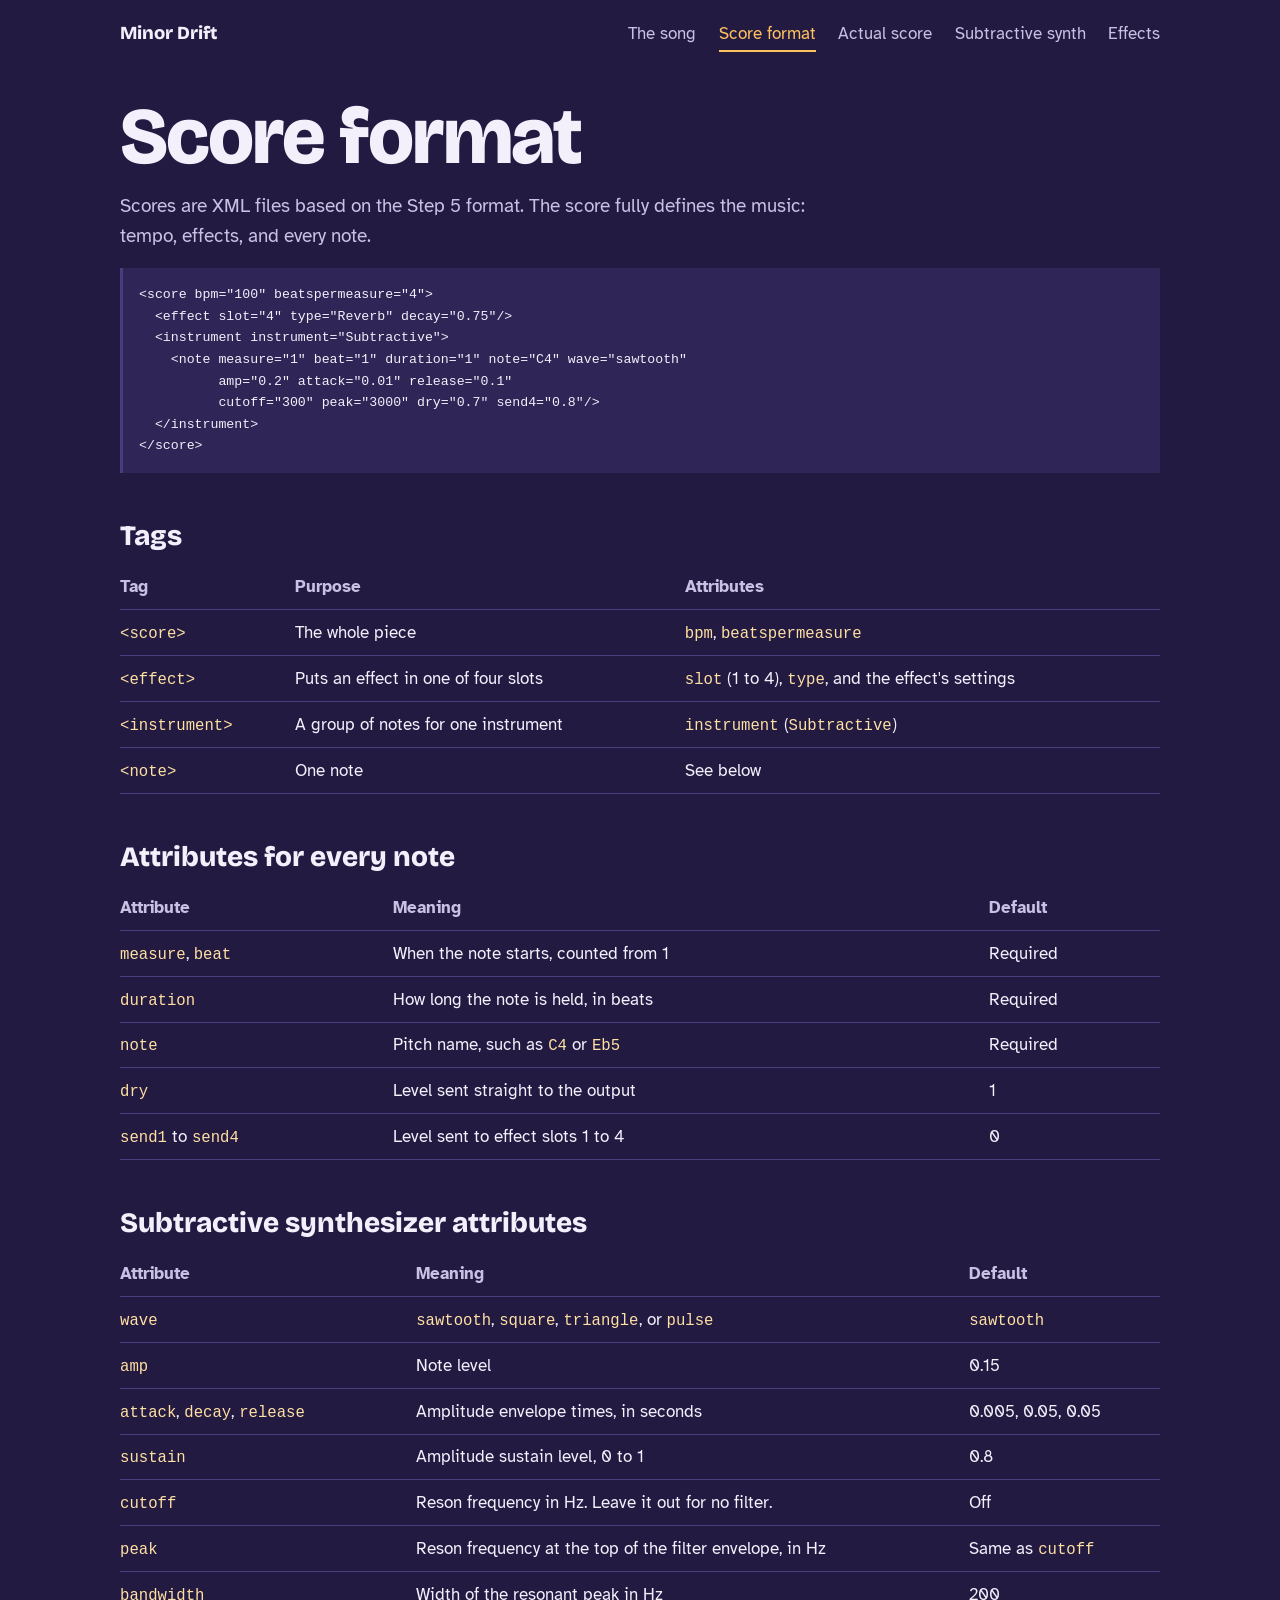
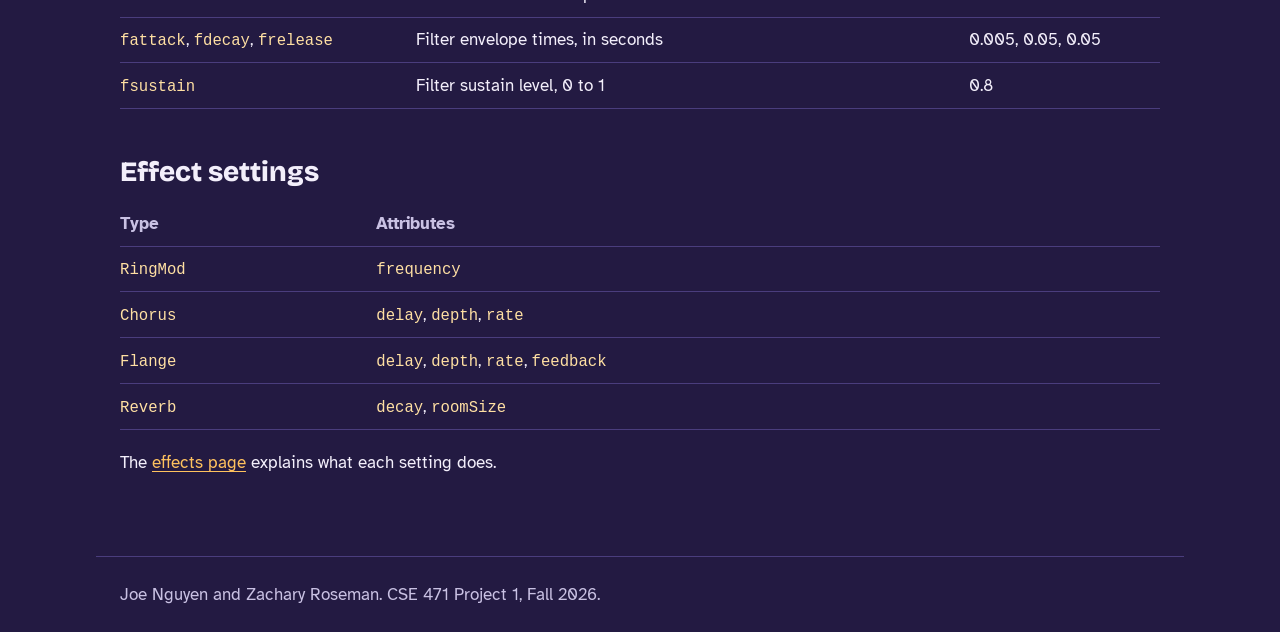
<file: score-format.html>
<!doctype html>
<html lang="en"><head><meta charset="utf-8"><meta name="viewport" content="width=device-width,initial-scale=1">
<title>Score format</title><link rel="stylesheet" href="style.css"></head>
<body><nav aria-label="Pages"><a class="home" href="index.html">Minor Drift</a><a href="index.html">The song</a><a href="score-format.html" aria-current="page">Score format</a><a href="final-score.html">Actual score</a><a href="subtractive.html">Subtractive synth</a><a href="effects.html">Effects</a></nav>
<main><h1>Score format</h1>
<p class="lede">Scores are XML files based on the Step 5 format. The score fully defines the music: tempo, effects, and every note.</p>
<pre><code>&lt;score bpm="100" beatspermeasure="4"&gt;
  &lt;effect slot="4" type="Reverb" decay="0.75"/&gt;
  &lt;instrument instrument="Subtractive"&gt;
    &lt;note measure="1" beat="1" duration="1" note="C4" wave="sawtooth"
          amp="0.2" attack="0.01" release="0.1"
          cutoff="300" peak="3000" dry="0.7" send4="0.8"/&gt;
  &lt;/instrument&gt;
&lt;/score&gt;</code></pre>
<h2>Tags</h2>
<div class="table"><table><thead><tr><th scope="col">Tag</th><th scope="col">Purpose</th><th scope="col">Attributes</th></tr></thead><tbody><tr><td><code>&lt;score&gt;</code></td><td>The whole piece</td><td><code>bpm</code>, <code>beatspermeasure</code></td></tr><tr><td><code>&lt;effect&gt;</code></td><td>Puts an effect in one of four slots</td><td><code>slot</code> (1 to 4), <code>type</code>, and the effect's settings</td></tr><tr><td><code>&lt;instrument&gt;</code></td><td>A group of notes for one instrument</td><td><code>instrument</code> (<code>Subtractive</code>)</td></tr><tr><td><code>&lt;note&gt;</code></td><td>One note</td><td>See below</td></tr></tbody></table></div>
<h2>Attributes for every note</h2>
<div class="table"><table><thead><tr><th scope="col">Attribute</th><th scope="col">Meaning</th><th scope="col">Default</th></tr></thead><tbody><tr><td><code>measure</code>, <code>beat</code></td><td>When the note starts, counted from 1</td><td>Required</td></tr><tr><td><code>duration</code></td><td>How long the note is held, in beats</td><td>Required</td></tr><tr><td><code>note</code></td><td>Pitch name, such as <code>C4</code> or <code>Eb5</code></td><td>Required</td></tr><tr><td><code>dry</code></td><td>Level sent straight to the output</td><td>1</td></tr><tr><td><code>send1</code> to <code>send4</code></td><td>Level sent to effect slots 1 to 4</td><td>0</td></tr></tbody></table></div>
<h2>Subtractive synthesizer attributes</h2>
<div class="table"><table><thead><tr><th scope="col">Attribute</th><th scope="col">Meaning</th><th scope="col">Default</th></tr></thead><tbody><tr><td><code>wave</code></td><td><code>sawtooth</code>, <code>square</code>, <code>triangle</code>, or <code>pulse</code></td><td><code>sawtooth</code></td></tr><tr><td><code>amp</code></td><td>Note level</td><td>0.15</td></tr><tr><td><code>attack</code>, <code>decay</code>, <code>release</code></td><td>Amplitude envelope times, in seconds</td><td>0.005, 0.05, 0.05</td></tr><tr><td><code>sustain</code></td><td>Amplitude sustain level, 0 to 1</td><td>0.8</td></tr><tr><td><code>cutoff</code></td><td>Reson frequency in Hz. Leave it out for no filter.</td><td>Off</td></tr><tr><td><code>peak</code></td><td>Reson frequency at the top of the filter envelope, in Hz</td><td>Same as <code>cutoff</code></td></tr><tr><td><code>bandwidth</code></td><td>Width of the resonant peak in Hz</td><td>200</td></tr><tr><td><code>fattack</code>, <code>fdecay</code>, <code>frelease</code></td><td>Filter envelope times, in seconds</td><td>0.005, 0.05, 0.05</td></tr><tr><td><code>fsustain</code></td><td>Filter sustain level, 0 to 1</td><td>0.8</td></tr></tbody></table></div>
<h2>Effect settings</h2>
<div class="table narrow"><table><thead><tr><th scope="col">Type</th><th scope="col">Attributes</th></tr></thead><tbody><tr><td><code>RingMod</code></td><td><code>frequency</code></td></tr><tr><td><code>Chorus</code></td><td><code>delay</code>, <code>depth</code>, <code>rate</code></td></tr><tr><td><code>Flange</code></td><td><code>delay</code>, <code>depth</code>, <code>rate</code>, <code>feedback</code></td></tr><tr><td><code>Reverb</code></td><td><code>decay</code>, <code>roomSize</code></td></tr></tbody></table></div>
<p>The <a href="effects.html">effects page</a> explains what each setting does.</p></main>
<footer>Joe Nguyen and Zachary Roseman. CSE 471 Project 1, Fall 2026.</footer></body></html>
</file>
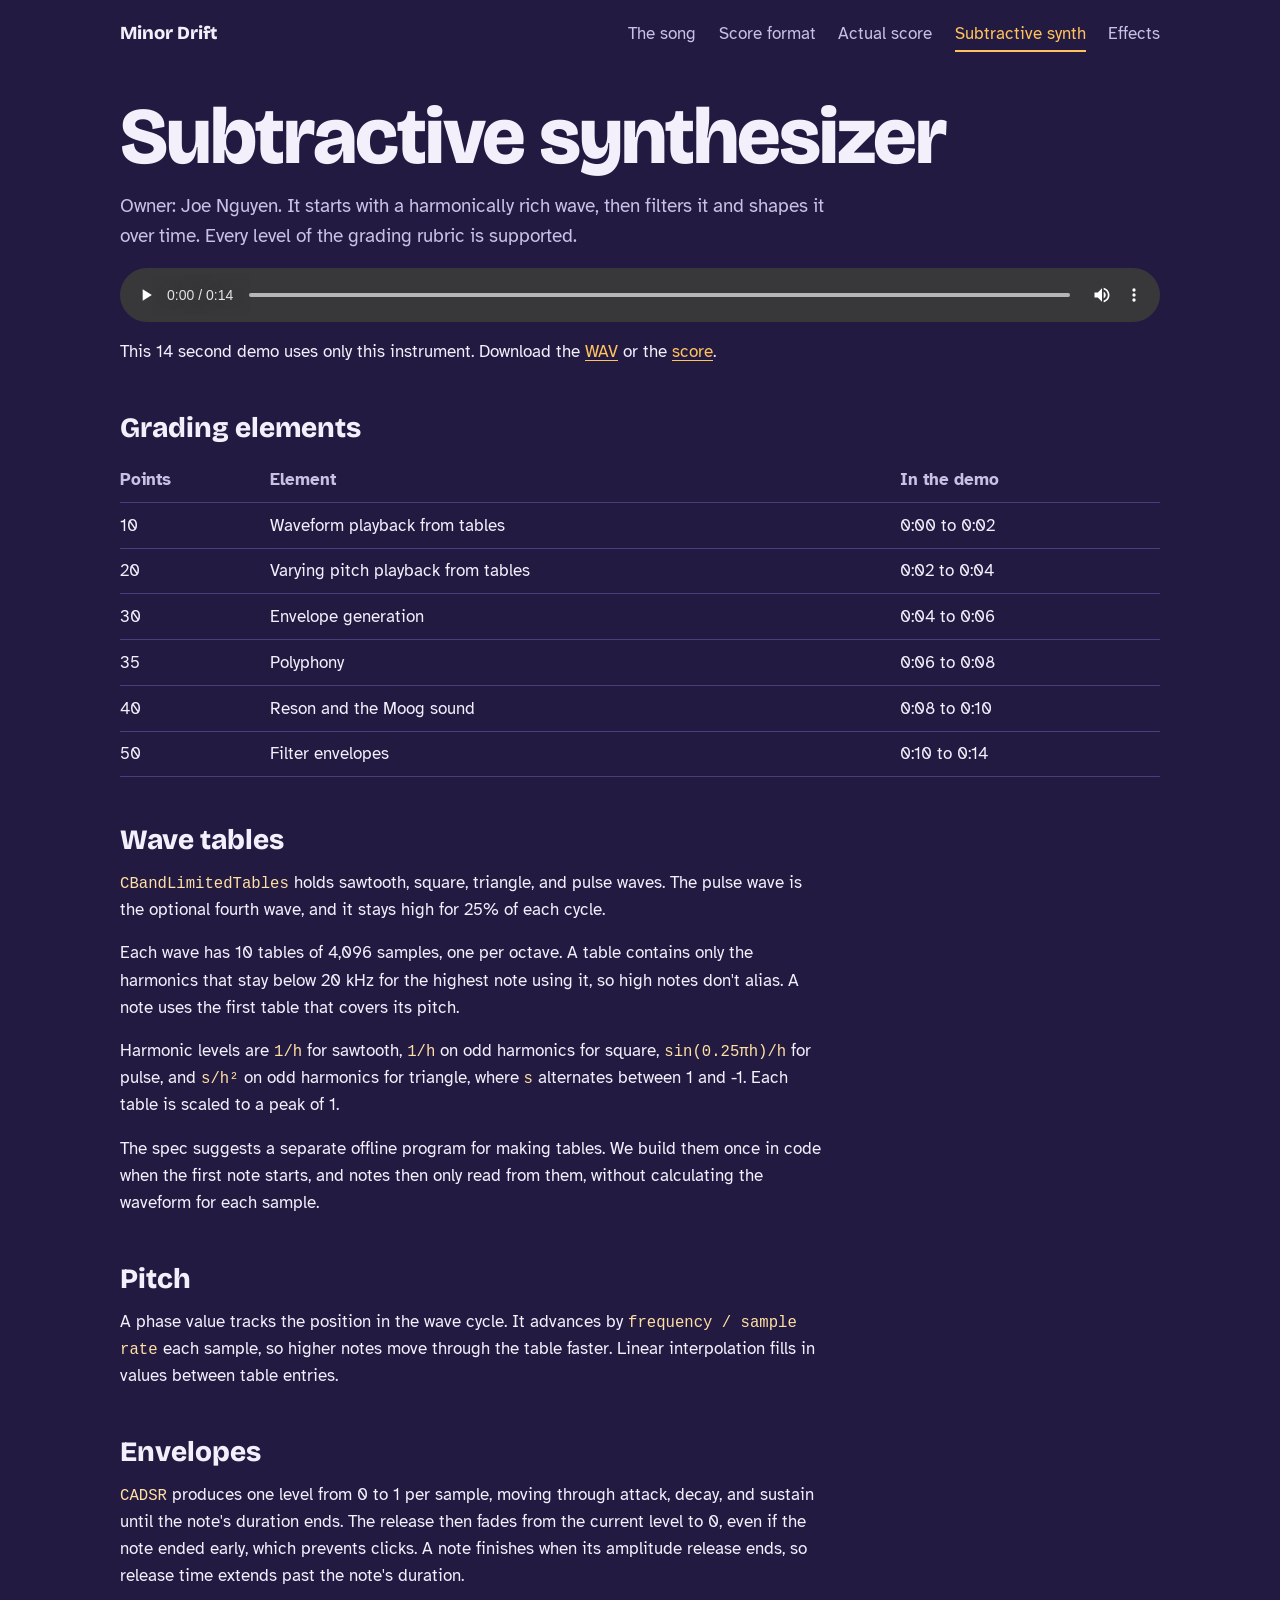
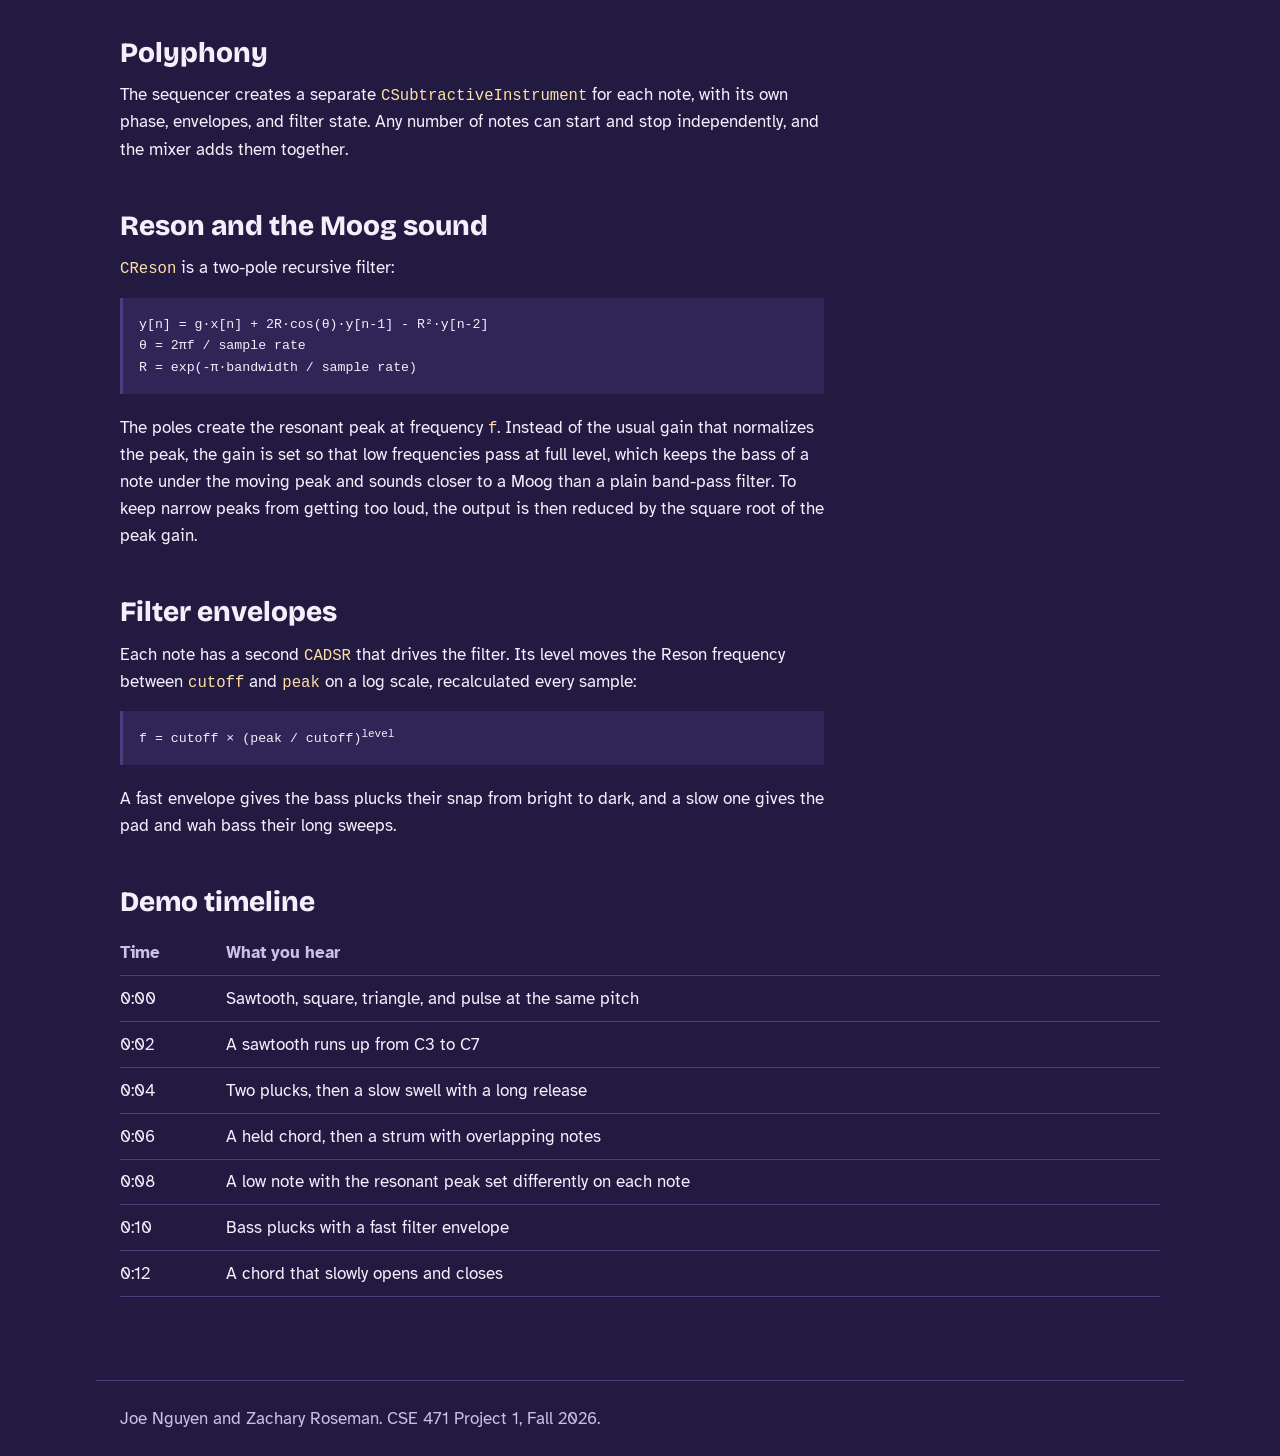
<file: subtractive.html>
<!doctype html>
<html lang="en"><head><meta charset="utf-8"><meta name="viewport" content="width=device-width,initial-scale=1">
<title>Subtractive synthesizer</title><link rel="stylesheet" href="style.css"></head>
<body><nav aria-label="Pages"><a class="home" href="index.html">Minor Drift</a><a href="index.html">The song</a><a href="score-format.html">Score format</a><a href="final-score.html">Actual score</a><a href="subtractive.html" aria-current="page">Subtractive synth</a><a href="effects.html">Effects</a></nav>
<main><h1>Subtractive synthesizer</h1>
<p class="lede">Owner: Joe Nguyen. It starts with a harmonically rich wave, then filters it and shapes it over time. Every level of the grading rubric is supported.</p>
<audio controls preload="metadata" src="subtractive_demo.mp3">Your browser can't play this audio. <a href="subtractive_demo.mp3">Download the MP3</a>.</audio>
<p>This 14 second demo uses only this instrument. Download the <a href="subtractive_demo.wav">WAV</a> or the <a href="subtractive_demo.score" download>score</a>.</p>
<h2>Grading elements</h2>
<div class="table"><table><thead><tr><th scope="col">Points</th><th scope="col">Element</th><th scope="col">In the demo</th></tr></thead><tbody><tr><td>10</td><td>Waveform playback from tables</td><td>0:00 to 0:02</td></tr><tr><td>20</td><td>Varying pitch playback from tables</td><td>0:02 to 0:04</td></tr><tr><td>30</td><td>Envelope generation</td><td>0:04 to 0:06</td></tr><tr><td>35</td><td>Polyphony</td><td>0:06 to 0:08</td></tr><tr><td>40</td><td>Reson and the Moog sound</td><td>0:08 to 0:10</td></tr><tr><td>50</td><td>Filter envelopes</td><td>0:10 to 0:14</td></tr></tbody></table></div>
<div class="prose">
<h2>Wave tables</h2>
<p><code>CBandLimitedTables</code> holds sawtooth, square, triangle, and pulse waves. The pulse wave is the optional fourth wave, and it stays high for 25% of each cycle.</p>
<p>Each wave has 10 tables of 4,096 samples, one per octave. A table contains only the harmonics that stay below 20 kHz for the highest note using it, so high notes don't alias. A note uses the first table that covers its pitch.</p>
<p>Harmonic levels are <code>1/h</code> for sawtooth, <code>1/h</code> on odd harmonics for square, <code>sin(0.25&pi;h)/h</code> for pulse, and <code>s/h&sup2;</code> on odd harmonics for triangle, where <code>s</code> alternates between 1 and -1. Each table is scaled to a peak of 1.</p>
<p>The spec suggests a separate offline program for making tables. We build them once in code when the first note starts, and notes then only read from them, without calculating the waveform for each sample.</p>
<h2>Pitch</h2>
<p>A phase value tracks the position in the wave cycle. It advances by <code>frequency / sample rate</code> each sample, so higher notes move through the table faster. Linear interpolation fills in values between table entries.</p>
<h2>Envelopes</h2>
<p><code>CADSR</code> produces one level from 0 to 1 per sample, moving through attack, decay, and sustain until the note's duration ends. The release then fades from the current level to 0, even if the note ended early, which prevents clicks. A note finishes when its amplitude release ends, so release time extends past the note's duration.</p>
<h2>Polyphony</h2>
<p>The sequencer creates a separate <code>CSubtractiveInstrument</code> for each note, with its own phase, envelopes, and filter state. Any number of notes can start and stop independently, and the mixer adds them together.</p>
<h2>Reson and the Moog sound</h2>
<p><code>CReson</code> is a two-pole recursive filter:</p>
<pre><code>y[n] = g&middot;x[n] + 2R&middot;cos(&theta;)&middot;y[n-1] - R&sup2;&middot;y[n-2]
&theta; = 2&pi;f / sample rate
R = exp(-&pi;&middot;bandwidth / sample rate)</code></pre>
<p>The poles create the resonant peak at frequency <code>f</code>. Instead of the usual gain that normalizes the peak, the gain is set so that low frequencies pass at full level, which keeps the bass of a note under the moving peak and sounds closer to a Moog than a plain band-pass filter. To keep narrow peaks from getting too loud, the output is then reduced by the square root of the peak gain.</p>
<h2>Filter envelopes</h2>
<p>Each note has a second <code>CADSR</code> that drives the filter. Its level moves the Reson frequency between <code>cutoff</code> and <code>peak</code> on a log scale, recalculated every sample:</p>
<pre><code>f = cutoff &times; (peak / cutoff)<sup>level</sup></code></pre>
<p>A fast envelope gives the bass plucks their snap from bright to dark, and a slow one gives the pad and wah bass their long sweeps.</p>
<h2>Demo timeline</h2>
</div>
<div class="table"><table><thead><tr><th scope="col">Time</th><th scope="col">What you hear</th></tr></thead><tbody><tr><td>0:00</td><td>Sawtooth, square, triangle, and pulse at the same pitch</td></tr><tr><td>0:02</td><td>A sawtooth runs up from C3 to C7</td></tr><tr><td>0:04</td><td>Two plucks, then a slow swell with a long release</td></tr><tr><td>0:06</td><td>A held chord, then a strum with overlapping notes</td></tr><tr><td>0:08</td><td>A low note with the resonant peak set differently on each note</td></tr><tr><td>0:10</td><td>Bass plucks with a fast filter envelope</td></tr><tr><td>0:12</td><td>A chord that slowly opens and closes</td></tr></tbody></table></div></main>
<footer>Joe Nguyen and Zachary Roseman. CSE 471 Project 1, Fall 2026.</footer></body></html>
</file>
<file: style.css>
@import url('https://fonts.googleapis.com/css2?family=Bricolage+Grotesque:opsz,wght@12..96,500;12..96,800&family=Atkinson+Hyperlegible:ital,wght@0,400;0,700;1,400&display=swap');
:root{--bg:#231a42;--panel:#2f2556;--line:#4a3d7d;--text:#f3effb;--soft:#c9c1e3;--amber:#ffc25e;--rose:#ff8fa3}
*{box-sizing:border-box}html{-webkit-text-size-adjust:100%}
body{margin:0;background:var(--bg);color:var(--text);font:400 1.0625rem/1.6 "Atkinson Hyperlegible",Verdana,sans-serif}
a{color:var(--amber);text-underline-offset:.18em}a:hover{color:#ffe0a3}
:focus-visible{outline:3px solid var(--amber);outline-offset:3px;border-radius:2px}
nav{display:flex;flex-wrap:wrap;gap:.35rem 1.4rem;align-items:baseline;max-width:68rem;margin:auto;padding:1.1rem 1.5rem}
nav .home{font:800 1.15rem "Bricolage Grotesque",Verdana,sans-serif;color:var(--text);text-decoration:none;margin-right:auto}
nav a{color:var(--soft);text-decoration:none;padding:.15rem 0}nav a:hover{color:var(--text)}nav a[aria-current=page]{color:var(--amber);border-bottom:2px solid var(--amber)}
main{max-width:68rem;margin:auto;padding:0 1.5rem 4rem}
.prose{max-width:44rem}
h1,h2,h3{font-family:"Bricolage Grotesque",Verdana,sans-serif;line-height:1.1;margin:0}
h1{font-size:clamp(2.6rem,7vw,5rem);font-weight:800;letter-spacing:-.025em;margin:1.5rem 0 .6rem}
h2{font-size:1.75rem;font-weight:800;margin:3rem 0 .8rem}
h3{font-size:1.2rem;font-weight:800;margin:1.8rem 0 .4rem;color:var(--amber)}
p{margin:0 0 1rem}.lede{font-size:1.2rem;color:var(--soft);max-width:44rem}
ul{padding-left:1.25rem;margin:0 0 1rem}li{margin:.25rem 0}
.table{overflow-x:auto;margin:0 0 1.2rem}table{border-collapse:collapse;width:100%;min-width:30rem}th,td{text-align:left;vertical-align:top;padding:.55rem .9rem .55rem 0;border-bottom:1px solid var(--line)}th{color:var(--soft);font-weight:700}
.table.narrow table{min-width:0}
code{font:.92em Consolas,"Liberation Mono",Menlo,monospace;color:#ffe0a3;overflow-wrap:anywhere}
pre{background:var(--panel);border-left:3px solid var(--line);padding:1rem;overflow:auto;margin:0 0 1.2rem;font-size:.9rem;line-height:1.5}pre code{color:var(--text);overflow-wrap:normal}
.score{max-height:32rem}
audio{width:100%;display:block;margin:.5rem 0 1rem;color-scheme:dark}
.song{position:relative;margin:1.6rem calc(50% - 50vw) 0;width:100vw;background:#231a42}
.song img{display:block;width:100%;height:clamp(10rem,30vw,23rem);object-fit:fill;cursor:pointer}
.head{position:absolute;top:0;bottom:0;left:0;width:2px;background:var(--text);box-shadow:0 0 8px #fff;pointer-events:none;display:none}
.parts{display:grid;grid-template-columns:9.6fr 19.2fr 19.2fr 9.6fr 16.8fr 5.6fr;gap:2px;margin:0 calc(50% - 50vw);width:100vw;padding:0}
.parts button{all:unset;box-sizing:border-box;cursor:pointer;background:var(--panel);padding:.6rem .7rem;min-width:0;font-size:.95rem;line-height:1.25}
.parts button:hover{background:var(--line)}.parts button:focus-visible{outline:3px solid var(--amber);outline-offset:-3px}
.parts span{display:block;color:var(--soft);font-size:.85rem}
.parts .on{box-shadow:inset 0 3px 0 var(--amber)}
.cols{display:grid;grid-template-columns:repeat(auto-fit,minmax(17rem,1fr));gap:0 2.5rem}
footer{max-width:68rem;margin:auto;padding:1.5rem;color:var(--soft);border-top:1px solid var(--line)}
@media (max-width:700px){.parts{grid-template-columns:repeat(3,1fr)}nav .home{width:100%}table{min-width:0}th,td{padding-right:.6rem}}
@media (prefers-reduced-motion:reduce){*{scroll-behavior:auto}}
</file>
